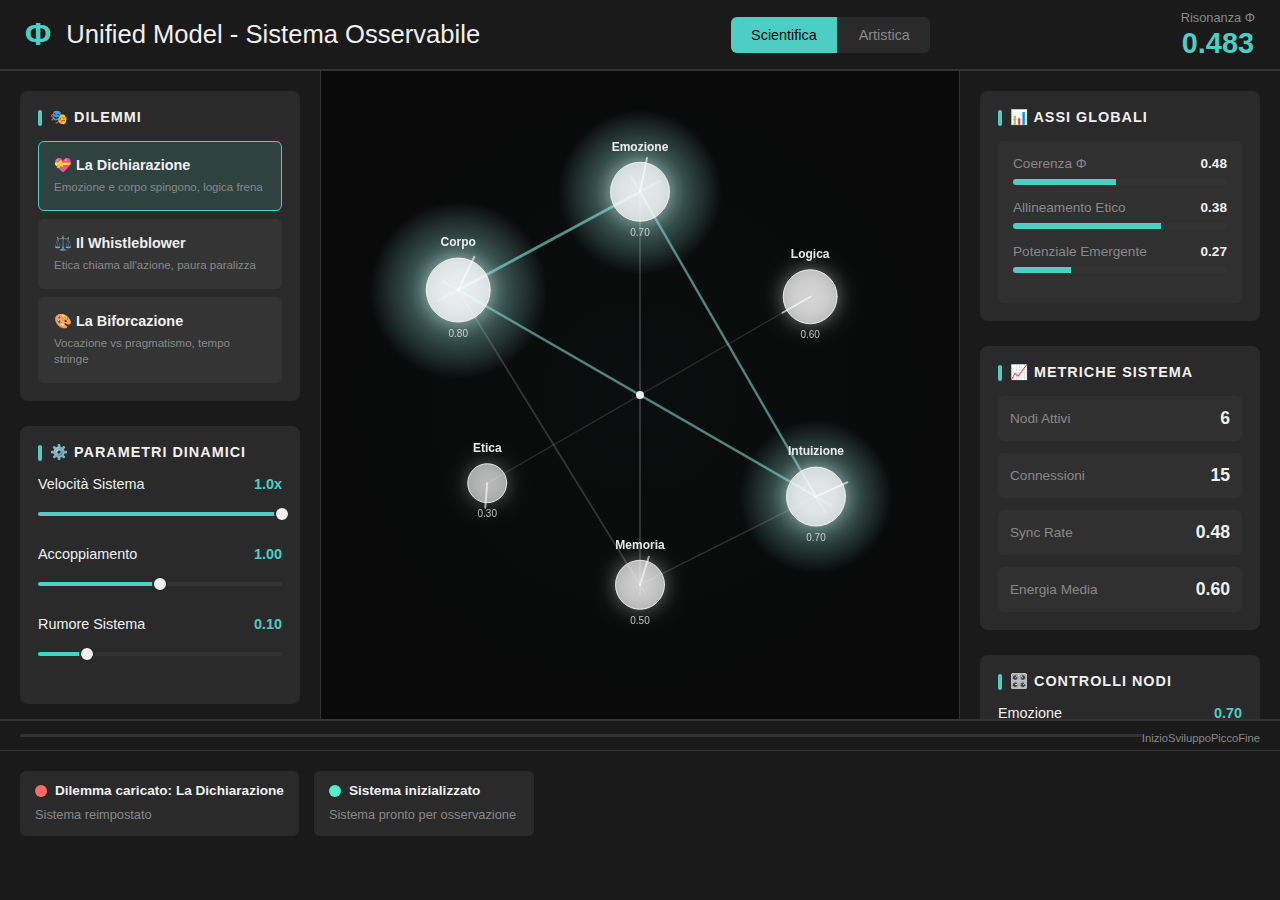
<file: index.html>
<!DOCTYPE html>
<html lang="it">
<head>
    <meta charset="UTF-8">
    <meta name="viewport" content="width=device-width, initial-scale=1.0">
    <title>Φ Unified Model - Sistema Osservabile</title>
    <style>
        * {
            margin: 0;
            padding: 0;
            box-sizing: border-box;
        }
        
        :root {
            --bg-dark: #0a0a0a;
            --bg-medium: #1a1a1a;
            --bg-light: #2a2a2a;
            --text-white: #f0f0f0;
            --text-dim: #888;
            --border-color: #333;
            --accent-primary: #4ecdc4;
            --accent-secondary: #ff6b6b;
            --node-base-color: #ffffff;
            --node-glow-color: rgba(255, 255, 255, 0.3);
            --connection-color: rgba(255, 255, 255, 0.2);
            --axis-color: rgba(255, 255, 255, 0.3);
        }
        
        body {
            font-family: 'Segoe UI', Tahoma, Geneva, Verdana, sans-serif;
            background: var(--bg-dark);
            color: var(--text-white);
            overflow: hidden;
            height: 100vh;
            user-select: none;
        }
        
        .main-container {
            display: grid;
            grid-template-columns: 320px 1fr 320px;
            grid-template-rows: 70px 1fr 180px; /* MODIFICATO: da 120px a 180px */
            height: 100vh;
            gap: 1px;
            background: var(--border-color);
        }
        
        /* HEADER */
        header {
            grid-column: 1 / -1;
            background: var(--bg-medium);
            display: flex;
            justify-content: space-between;
            align-items: center;
            padding: 0 25px;
            border-bottom: 1px solid var(--border-color);
        }
        
        .logo {
            display: flex;
            align-items: center;
            gap: 15px;
        }
        
        .logo h1 {
            font-size: 1.6em;
            font-weight: 300;
            color: var(--text-white);
        }
        
        .logo .phi-symbol {
            font-size: 2em;
            color: var(--accent-primary);
            font-weight: bold;
        }
        
        .mode-selector {
            display: flex;
            gap: 2px;
            background: var(--bg-light);
            border-radius: 6px;
            overflow: hidden;
        }
        
        .mode-btn {
            padding: 10px 20px;
            background: transparent;
            border: none;
            color: var(--text-dim);
            cursor: pointer;
            transition: all 0.3s ease;
            font-size: 0.9em;
            font-weight: 500;
        }
        
        .mode-btn.active {
            background: var(--accent-primary);
            color: var(--bg-dark);
        }
        
        .system-status {
            display: flex;
            align-items: center;
            gap: 20px;
        }
        
        .phi-display {
            display: flex;
            flex-direction: column;
            align-items: center;
        }
        
        .phi-label {
            font-size: 0.8em;
            color: var(--text-dim);
            margin-bottom: 2px;
        }
        
        .phi-value {
            font-size: 1.8em;
            font-weight: bold;
            color: var(--accent-primary);
        }
        
        /* PANEL STYLES */
        .panel {
            background: var(--bg-medium);
            padding: 20px;
            overflow-y: auto;
            display: flex;
            flex-direction: column;
            gap: 25px;
        }
        
        .panel-section {
            background: var(--bg-light);
            border-radius: 8px;
            padding: 18px;
        }
        
        .section-title {
            font-size: 0.9em;
            font-weight: 600;
            color: var(--text-white);
            margin-bottom: 15px;
            text-transform: uppercase;
            letter-spacing: 1px;
            display: flex;
            align-items: center;
            gap: 8px;
        }
        
        .section-title::before {
            content: '';
            display: block;
            width: 4px;
            height: 16px;
            background: var(--accent-primary);
            border-radius: 2px;
        }
        
        /* LEFT PANEL - Controls */
        .dilemma-grid {
            display: grid;
            gap: 8px;
        }
        
        .dilemma-btn {
            background: rgba(255, 255, 255, 0.05);
            border: 1px solid var(--border-color);
            border-radius: 6px;
            padding: 15px;
            color: var(--text-white);
            cursor: pointer;
            transition: all 0.3s ease;
            text-align: left;
            font-size: 0.9em;
        }
        
        .dilemma-btn:hover {
            background: rgba(255, 255, 255, 0.1);
            border-color: var(--accent-primary);
        }
        
        .dilemma-btn.active {
            background: rgba(78, 205, 196, 0.15);
            border-color: var(--accent-primary);
        }
        
        .dilemma-title {
            font-weight: 600;
            margin-bottom: 5px;
            color: var(--text-white);
        }
        
        .dilemma-desc {
            font-size: 0.8em;
            color: var(--text-dim);
            line-height: 1.4;
        }
        
        .param-control {
            margin-bottom: 18px;
        }
        
        .param-header {
            display: flex;
            justify-content: space-between;
            align-items: center;
            margin-bottom: 8px;
        }
        
        .param-label {
            font-size: 0.9em;
            color: var(--text-white);
        }
        
        .param-value {
            font-size: 0.9em;
            color: var(--accent-primary);
            font-weight: bold;
        }
        
        .slider-container {
            position: relative;
            height: 28px;
        }
        
        .slider-track {
            position: absolute;
            top: 50%;
            left: 0;
            right: 0;
            height: 4px;
            background: var(--border-color);
            border-radius: 2px;
            transform: translateY(-50%);
        }
        
        .slider-fill {
            position: absolute;
            top: 50%;
            left: 0;
            height: 4px;
            background: var(--accent-primary);
            border-radius: 2px;
            transform: translateY(-50%);
            transition: width 0.2s ease;
        }
        
        .slider-thumb {
            position: absolute;
            top: 50%;
            width: 16px;
            height: 16px;
            background: var(--text-white);
            border-radius: 50%;
            transform: translate(-50%, -50%);
            cursor: pointer;
            transition: all 0.2s ease;
            border: 2px solid var(--bg-light);
        }
        
        .slider-thumb:hover {
            transform: translate(-50%, -50%) scale(1.2);
        }
        
        .slider-thumb.active {
            background: var(--accent-primary);
            box-shadow: 0 0 0 2px var(--accent-primary);
        }
        
        input[type="range"] {
            position: absolute;
            top: 0;
            left: 0;
            width: 100%;
            height: 100%;
            opacity: 0;
            cursor: pointer;
        }
        
        /* ACTION BUTTONS */
        .action-buttons {
            display: grid;
            grid-template-columns: 1fr 1fr;
            gap: 10px;
            margin-top: 10px;
        }
        
        .btn {
            padding: 12px;
            border: none;
            border-radius: 6px;
            font-weight: 600;
            cursor: pointer;
            transition: all 0.3s ease;
            font-size: 0.9em;
        }
        
        .btn-primary {
            background: var(--accent-primary);
            color: var(--bg-dark);
        }
        
        .btn-primary:hover {
            transform: translateY(-2px);
            box-shadow: 0 5px 15px rgba(78, 205, 196, 0.3);
        }
        
        .btn-secondary {
            background: rgba(255, 255, 255, 0.1);
            color: var(--text-white);
            border: 1px solid var(--border-color);
        }
        
        .btn-secondary:hover {
            background: rgba(255, 255, 255, 0.15);
        }
        
        /* RIGHT PANEL - Metrics */
        .metric-display {
            display: flex;
            flex-direction: column;
            gap: 12px;
        }
        
        .metric-row {
            display: flex;
            justify-content: space-between;
            align-items: center;
            padding: 12px;
            background: rgba(255, 255, 255, 0.03);
            border-radius: 6px;
        }
        
        .metric-label {
            font-size: 0.85em;
            color: var(--text-dim);
        }
        
        .metric-value {
            font-size: 1.1em;
            font-weight: bold;
            color: var(--text-white);
        }
        
        .axis-display {
            background: rgba(255, 255, 255, 0.03);
            border-radius: 6px;
            padding: 15px;
        }
        
        .axis-item {
            margin-bottom: 15px;
        }
        
        .axis-label {
            display: flex;
            justify-content: space-between;
            margin-bottom: 8px;
            font-size: 0.85em;
        }
        
        .axis-name {
            color: var(--text-dim);
        }
        
        .axis-number {
            color: var(--text-white);
            font-weight: bold;
        }
        
        .axis-bar {
            height: 6px;
            background: var(--border-color);
            border-radius: 3px;
            overflow: hidden;
        }
        
        .axis-fill {
            height: 100%;
            background: var(--accent-primary);
            transition: width 0.5s ease;
        }
        
        /* CENTER CANVAS */
        .canvas-container {
            background: var(--bg-dark);
            position: relative;
            overflow: hidden;
        }
        
        #mainCanvas {
            width: 100%;
            height: 100%;
            display: block;
        }
        
        .canvas-overlay {
            position: absolute;
            top: 0;
            left: 0;
            width: 100%;
            height: 100%;
            pointer-events: none;
        }
        
        /* BOTTOM PANEL - MODIFICATA */
        .bottom-panel {
            grid-column: 1 / -1;
            background: var(--bg-medium);
            border-top: 1px solid var(--border-color);
            display: flex;
            flex-direction: column;
        }
        
        /* TIMELINE RIDOTTA DEL 50% */
        .timeline-container {
            padding: 12px 20px; /* Ridotto padding verticale */
            border-bottom: 1px solid var(--border-color);
            height: 30px; /* Ridotta altezza timeline del 50% */
            display: flex;
            align-items: center;
        }
        
        .timeline-bar {
            height: 3px; /* Ridotta altezza */
            background: var(--border-color);
            border-radius: 2px;
            position: relative;
            margin: 0; /* Rimossi margini verticali */
            flex-grow: 1; /* Occupa spazio disponibile */
        }
        
        .timeline-progress {
            position: absolute;
            height: 100%;
            background: var(--accent-primary);
            border-radius: 2px;
            width: 0%;
            transition: width 0.3s ease;
        }
        
        .timeline-labels {
            display: flex;
            justify-content: space-between;
            font-size: 0.7em; /* Ridotta dimensione font */
            color: var(--text-dim);
            margin-top: 4px; /* Piccolo margine sopra */
        }
        
        /* FEEDBACK ESPANSO */
        .feedback-container {
            flex: 1;
            padding: 20px; /* Aumentato padding */
            overflow-x: auto;
            display: flex;
            gap: 15px;
            min-height: 120px; /* Altezza minima aumentata */
        }
        
        .feedback-item {
            background: var(--bg-light);
            border-radius: 6px;
            padding: 12px 15px;
            min-width: 220px; /* Larghezza leggermente aumentata */
            animation: feedback-enter 0.3s ease;
            height: fit-content; /* Adatta altezza al contenuto */
        }
        
        @keyframes feedback-enter {
            from {
                opacity: 0;
                transform: translateY(10px);
            }
            to {
                opacity: 1;
                transform: translateY(0);
            }
        }
        
        .feedback-header {
            display: flex;
            align-items: center;
            gap: 8px;
            margin-bottom: 8px;
        }
        
        .feedback-icon {
            width: 12px;
            height: 12px;
            border-radius: 50%;
        }
        
        .feedback-icon.resonance { background: var(--accent-primary); }
        .feedback-icon.change { background: var(--accent-secondary); }
        .feedback-icon.sync { background: #55efc4; }
        
        .feedback-title {
            font-size: 0.85em;
            font-weight: 600;
            color: var(--text-white);
        }
        
        .feedback-text {
            font-size: 0.8em;
            color: var(--text-dim);
            line-height: 1.4;
        }
        
        /* SCROLLBAR */
        ::-webkit-scrollbar {
            width: 8px;
            height: 8px;
        }
        
        ::-webkit-scrollbar-track {
            background: rgba(255, 255, 255, 0.05);
        }
        
        ::-webkit-scrollbar-thumb {
            background: var(--border-color);
            border-radius: 4px;
        }
        
        ::-webkit-scrollbar-thumb:hover {
            background: #444;
        }
        
        /* UTILITY */
        .dimmed {
            opacity: 0.5;
        }
        
        .highlight {
            color: var(--accent-primary) !important;
        }
        
        .color-pulse {
            animation: color-pulse 2s ease infinite;
        }
        
        @keyframes color-pulse {
            0%, 100% { opacity: 1; }
            50% { opacity: 0.7; }
        }
    </style>
</head>
<body>
    <div class="main-container">
        <!-- HEADER -->
        <header>
            <div class="logo">
                <div class="phi-symbol">Φ</div>
                <h1>Unified Model - Sistema Osservabile</h1>
            </div>
            
            <div class="mode-selector">
                <button class="mode-btn active" onclick="setMode('scientific')">Scientifica</button>
                <button class="mode-btn" onclick="setMode('artistic')">Artistica</button>
            </div>
            
            <div class="system-status">
                <div class="phi-display">
                    <div class="phi-label">Risonanza Φ</div>
                    <div class="phi-value" id="phiValue">0.000</div>
                </div>
            </div>
        </header>
        
        <!-- LEFT PANEL - Controls -->
        <aside class="panel left-panel">
            <div class="panel-section">
                <div class="section-title">🎭 Dilemmi</div>
                <div class="dilemma-grid">
                    <button class="dilemma-btn active" data-dilemma="0">
                        <div class="dilemma-title">💝 La Dichiarazione</div>
                        <div class="dilemma-desc">Emozione e corpo spingono, logica frena</div>
                    </button>
                    <button class="dilemma-btn" data-dilemma="1">
                        <div class="dilemma-title">⚖️ Il Whistleblower</div>
                        <div class="dilemma-desc">Etica chiama all'azione, paura paralizza</div>
                    </button>
                    <button class="dilemma-btn" data-dilemma="2">
                        <div class="dilemma-title">🎨 La Biforcazione</div>
                        <div class="dilemma-desc">Vocazione vs pragmatismo, tempo stringe</div>
                    </button>
                </div>
            </div>
            
            <div class="panel-section">
                <div class="section-title">⚙️ Parametri Dinamici</div>
                
                <div class="param-control">
                    <div class="param-header">
                        <span class="param-label">Velocità Sistema</span>
                        <span class="param-value" id="speedValue">1.0x</span>
                    </div>
                    <div class="slider-container">
                        <div class="slider-track"></div>
                        <div class="slider-fill" id="speedFill"></div>
                        <div class="slider-thumb" id="speedThumb"></div>
                        <input type="range" id="speedControl" min="10" max="100" value="100">
                    </div>
                </div>
                
                <div class="param-control">
                    <div class="param-header">
                        <span class="param-label">Accoppiamento</span>
                        <span class="param-value" id="couplingValue">1.00</span>
                    </div>
                    <div class="slider-container">
                        <div class="slider-track"></div>
                        <div class="slider-fill" id="couplingFill"></div>
                        <div class="slider-thumb" id="couplingThumb"></div>
                        <input type="range" id="couplingControl" min="0" max="200" value="100">
                    </div>
                </div>
                
                <div class="param-control">
                    <div class="param-header">
                        <span class="param-label">Rumore Sistema</span>
                        <span class="param-value" id="noiseValue">0.10</span>
                    </div>
                    <div class="slider-container">
                        <div class="slider-track"></div>
                        <div class="slider-fill" id="noiseFill"></div>
                        <div class="slider-thumb" id="noiseThumb"></div>
                        <input type="range" id="noiseControl" min="0" max="50" value="10">
                    </div>
                </div>
            </div>
            
            <div class="panel-section">
                <div class="section-title">🎯 Azioni</div>
                <div class="action-buttons">
                    <button class="btn btn-primary" id="toggleBtn" onclick="toggleSystem()">
                        ▶ AVVIA
                    </button>
                    <button class="btn btn-secondary" onclick="resetSystem()">
                        ↻ RESET
                    </button>
                </div>
            </div>
        </aside>
        
        <!-- CENTER CANVAS -->
        <main class="canvas-container">
            <canvas id="mainCanvas"></canvas>
            <div class="canvas-overlay" id="canvasOverlay"></div>
        </main>
        
        <!-- RIGHT PANEL - Metrics -->
        <aside class="panel right-panel">
            <div class="panel-section">
                <div class="section-title">📊 Assi Globali</div>
                <div class="axis-display">
                    <div class="axis-item">
                        <div class="axis-label">
                            <span class="axis-name">Coerenza Φ</span>
                            <span class="axis-number" id="axisCoherence">0.00</span>
                        </div>
                        <div class="axis-bar">
                            <div class="axis-fill" id="axisCoherenceFill" style="width: 0%"></div>
                        </div>
                    </div>
                    
                    <div class="axis-item">
                        <div class="axis-label">
                            <span class="axis-name">Allineamento Etico</span>
                            <span class="axis-number" id="axisEthical">0.00</span>
                        </div>
                        <div class="axis-bar">
                            <div class="axis-fill" id="axisEthicalFill" style="width: 50%"></div>
                        </div>
                    </div>
                    
                    <div class="axis-item">
                        <div class="axis-label">
                            <span class="axis-name">Potenziale Emergente</span>
                            <span class="axis-number" id="axisEmergence">0.00</span>
                        </div>
                        <div class="axis-bar">
                            <div class="axis-fill" id="axisEmergenceFill" style="width: 0%"></div>
                        </div>
                    </div>
                </div>
            </div>
            
            <div class="panel-section">
                <div class="section-title">📈 Metriche Sistema</div>
                <div class="metric-display">
                    <div class="metric-row">
                        <span class="metric-label">Nodi Attivi</span>
                        <span class="metric-value" id="activeNodes">6</span>
                    </div>
                    <div class="metric-row">
                        <span class="metric-label">Connessioni</span>
                        <span class="metric-value" id="activeConnections">15</span>
                    </div>
                    <div class="metric-row">
                        <span class="metric-label">Sync Rate</span>
                        <span class="metric-value" id="syncRate">0.00</span>
                    </div>
                    <div class="metric-row">
                        <span class="metric-label">Energia Media</span>
                        <span class="metric-value" id="avgEnergy">0.00</span>
                    </div>
                </div>
            </div>
            
            <div class="panel-section">
                <div class="section-title">🎛️ Controlli Nodi</div>
                <div id="nodeControls"></div>
            </div>
        </aside>
        
        <!-- BOTTOM PANEL CON TIMELINE RIDOTTA E FEEDBACK ESPANSO -->
        <footer class="bottom-panel">
            <div class="timeline-container">
                <div class="timeline-bar">
                    <div class="timeline-progress" id="timelineProgress"></div>
                </div>
                <div class="timeline-labels">
                    <span>Inizio</span>
                    <span>Sviluppo</span>
                    <span>Picco</span>
                    <span>Fine</span>
                </div>
            </div>
            
            <div class="feedback-container" id="feedbackContainer">
                <!-- Feedback messages will appear here -->
            </div>
        </footer>
    </div>

    <script>
        // ============================================
        // ENHANCED OBSERVABLE NODE CLASS
        // ============================================
        class ObservableNode {
            constructor(name, config) {
                this.name = name;
                this.color = config.color;
                this.baseWeight = config.baseWeight || 0.5;
                this.weight = this.baseWeight;
                this.phase = Math.random() * Math.PI * 2;
                this.omega = config.omega * 0.1; // RIDOTTO A 1/10
                this.alpha = config.alpha;
                this.valence = config.valence;
                this.urgency = config.urgency;
                this.active = true;
                
                // Feedback state for color pulsing
                this.feedbackTimer = 0;
                this.lastWeight = this.weight;
                this.resonanceLevel = 0;
                
                // Position
                this.x = 0;
                this.y = 0;
                this.targetX = 0;
                this.targetY = 0;
            }
            
            update(dt, allNodes, coupling, noise) {
                if (!this.active) return;
                
                // Extremely slow phase evolution for observability
                this.phase += this.omega * dt * 0.3;
                
                // Add very slight noise
                this.phase += (Math.random() - 0.5) * noise * 0.05 * dt;
                
                // Calculate coupling with other nodes
                let couplingEffect = 0;
                allNodes.forEach(other => {
                    if (other !== this && other.active) {
                        const phaseDiff = other.phase - this.phase;
                        couplingEffect += other.weight * Math.sin(phaseDiff);
                    }
                });
                
                this.phase += coupling * couplingEffect * dt * 0.1;
                
                // Decay feedback timer
                if (this.feedbackTimer > 0) {
                    this.feedbackTimer -= dt;
                }
                
                // Update last weight for change detection
                const weightChange = Math.abs(this.weight - this.lastWeight);
                if (weightChange > 0.001) {
                    this.feedbackTimer = 2.0; // 2 seconds of color feedback
                    this.lastWeight = this.weight;
                }
            }
            
            calculateResonance(otherNode) {
                const phaseDiff = Math.cos(this.phase - otherNode.phase);
                const valenceAlign = this.valence * otherNode.valence;
                const weightSimilarity = 1 - Math.abs(this.weight - otherNode.weight);
                
                return (phaseDiff + valenceAlign + weightSimilarity) / 3;
            }
            
            getColor() {
                // Base: white/gray
                let color = `rgba(255, 255, 255, ${0.5 + this.weight * 0.3})`;
                
                // Add color only during feedback
                if (this.feedbackTimer > 0) {
                    const intensity = this.feedbackTimer / 2.0;
                    if (this.resonanceLevel > 0.7) {
                        // High resonance: cyan
                        color = `rgba(78, 205, 196, ${0.3 + intensity * 0.5})`;
                    } else if (Math.abs(this.valence) > 0.8) {
                        // Strong valence: pink/red
                        color = this.valence > 0 
                            ? `rgba(255, 107, 107, ${0.3 + intensity * 0.5})` // positive
                            : `rgba(255, 107, 107, ${0.3 + intensity * 0.5})`; // negative
                    } else {
                        // Generic feedback: original color
                        color = this.color.replace(')', `, ${0.3 + intensity * 0.7})`);
                    }
                }
                
                return color;
            }
            
            getSize() {
                // Base size + weight contribution
                return 12 + this.weight * 25;
            }
            
            getGlowSize() {
                return this.getSize() * (1.5 + this.resonanceLevel * 1.5);
            }
        }
        
        // ============================================
        // SYSTEM CONFIGURATIONS
        // ============================================
        const dilemmas = [
            {
                name: "La Dichiarazione",
                nodes: {
                    "Emozione": { omega: 0.8, alpha: 0.9, valence: 0.9, urgency: 0.8, color: "#ffffff", baseWeight: 0.7 },
                    "Logica": { omega: 0.3, alpha: 0.7, valence: -0.3, urgency: 0.3, color: "#ffffff", baseWeight: 0.6 },
                    "Intuizione": { omega: 0.6, alpha: 0.8, valence: 0.7, urgency: 0.7, color: "#ffffff", baseWeight: 0.7 },
                    "Memoria": { omega: 0.4, alpha: 0.6, valence: -0.2, urgency: 0.4, color: "#ffffff", baseWeight: 0.5 },
                    "Etica": { omega: 0.2, alpha: 0.5, valence: 0.4, urgency: 0.2, color: "#ffffff", baseWeight: 0.3 },
                    "Corpo": { omega: 0.7, alpha: 0.8, valence: 0.8, urgency: 0.9, color: "#ffffff", baseWeight: 0.8 }
                }
            },
            {
                name: "Il Whistleblower",
                nodes: {
                    "Etica": { omega: 0.9, alpha: 0.95, valence: 0.95, urgency: 0.8, color: "#ffffff", baseWeight: 0.9 },
                    "Logica": { omega: 0.6, alpha: 0.8, valence: 0.3, urgency: 0.5, color: "#ffffff", baseWeight: 0.6 },
                    "Paura": { omega: 0.8, alpha: 0.9, valence: -0.9, urgency: 0.95, color: "#ffffff", baseWeight: 0.8 },
                    "Memoria": { omega: 0.5, alpha: 0.6, valence: -0.4, urgency: 0.4, color: "#ffffff", baseWeight: 0.5 },
                    "Identità": { omega: 0.7, alpha: 0.85, valence: 0.8, urgency: 0.7, color: "#ffffff", baseWeight: 0.7 },
                    "Intuizione": { omega: 0.4, alpha: 0.5, valence: 0.2, urgency: 0.3, color: "#ffffff", baseWeight: 0.4 }
                }
            },
            {
                name: "La Biforcazione",
                nodes: {
                    "Vocazione": { omega: 0.85, alpha: 0.9, valence: 0.95, urgency: 0.9, color: "#ffffff", baseWeight: 0.85 },
                    "Pragmatismo": { omega: 0.7, alpha: 0.8, valence: -0.7, urgency: 0.7, color: "#ffffff", baseWeight: 0.7 },
                    "Paura": { omega: 0.6, alpha: 0.7, valence: -0.8, urgency: 0.8, color: "#ffffff", baseWeight: 0.6 },
                    "Intuizione": { omega: 0.8, alpha: 0.85, valence: 0.9, urgency: 0.85, color: "#ffffff", baseWeight: 0.8 },
                    "Memoria": { omega: 0.5, alpha: 0.6, valence: 0, urgency: 0.4, color: "#ffffff", baseWeight: 0.5 },
                    "SensoTempo": { omega: 0.7, alpha: 0.75, valence: 0.6, urgency: 0.9, color: "#ffffff", baseWeight: 0.7 }
                }
            }
        ];
        
        // ============================================
        // GLOBAL STATE
        // ============================================
        let canvas, ctx;
        let nodes = [];
        let currentDilemma = 0;
        let systemRunning = false;
        let time = 0;
        let timeSpeed = 1.0;
        let coupling = 1.0;
        let noise = 0.1;
        let mode = 'scientific';
        let selectedNode = null;
        let feedbackMessages = [];
        let lastUpdateTime = 0;
        
        // ============================================
        // INITIALIZATION
        // ============================================
        function init() {
            canvas = document.getElementById('mainCanvas');
            ctx = canvas.getContext('2d');
            
            resizeCanvas();
            window.addEventListener('resize', resizeCanvas);
            
            loadDilemma(0);
            setupControls();
            setupSliders();
            createNodeControls();
            
            // Start animation loop
            requestAnimationFrame(animate);
            
            addFeedback('Sistema inizializzato', 'Sistema pronto per osservazione', 'sync');
        }
        
        function resizeCanvas() {
            canvas.width = canvas.offsetWidth;
            canvas.height = canvas.offsetHeight;
        }
        
        function loadDilemma(index) {
            currentDilemma = index;
            const dilemma = dilemmas[index];
            nodes = [];
            
            Object.entries(dilemma.nodes).forEach(([name, config]) => {
                nodes.push(new ObservableNode(name, config));
            });
            
            time = 0;
            updateUI();
            
            // Update dilemma buttons
            document.querySelectorAll('.dilemma-btn').forEach((btn, i) => {
                btn.classList.toggle('active', i === index);
            });
            
            addFeedback(`Dilemma caricato: ${dilemma.name}`, 'Sistema reimpostato', 'change');
        }
        
        // ============================================
        // CONTROL SYSTEM
        // ============================================
        function setupControls() {
            // Dilemma buttons
            document.querySelectorAll('.dilemma-btn').forEach(btn => {
                btn.addEventListener('click', () => {
                    loadDilemma(parseInt(btn.dataset.dilemma));
                });
            });
            
            // Mode selector
            document.querySelectorAll('.mode-btn').forEach(btn => {
                btn.addEventListener('click', () => {
                    document.querySelectorAll('.mode-btn').forEach(b => b.classList.remove('active'));
                    btn.classList.add('active');
                    mode = btn.textContent.toLowerCase().includes('scientific') ? 'scientific' : 'artistic';
                });
            });
        }
        
        function setupSliders() {
            const sliders = [
                { id: 'speedControl', fill: 'speedFill', thumb: 'speedThumb', value: 'speedValue', factor: 0.01 },
                { id: 'couplingControl', fill: 'couplingFill', thumb: 'couplingThumb', value: 'couplingValue', factor: 0.01 },
                { id: 'noiseControl', fill: 'noiseFill', thumb: 'noiseThumb', value: 'noiseValue', factor: 0.01 }
            ];
            
            sliders.forEach(slider => {
                const input = document.getElementById(slider.id);
                const fill = document.getElementById(slider.fill);
                const thumb = document.getElementById(slider.thumb);
                const valueDisplay = document.getElementById(slider.value);
                
                function updateSlider() {
                    const value = parseInt(input.value);
                    const max = parseInt(input.max);
                    const min = parseInt(input.min);
                    const percentage = ((value - min) / (max - min)) * 100;
                    
                    fill.style.width = `${percentage}%`;
                    thumb.style.left = `${percentage}%`;
                    
                    let displayValue;
                    if (slider.id === 'speedControl') {
                        displayValue = (value / 100).toFixed(1) + 'x';
                        timeSpeed = value / 100;
                    } else {
                        displayValue = (value * slider.factor).toFixed(2);
                        if (slider.id === 'couplingControl') coupling = value * slider.factor;
                        if (slider.id === 'noiseControl') noise = value * slider.factor;
                    }
                    
                    valueDisplay.textContent = displayValue;
                    
                    // Add feedback for significant changes
                    if (Math.abs(value - input.previousValue || 0) > 10) {
                        const paramName = slider.id.replace('Control', '').toLowerCase();
                        addFeedback(`Parametro modificato: ${paramName}`, `Nuovo valore: ${displayValue}`, 'change');
                    }
                    
                    input.previousValue = value;
                }
                
                input.addEventListener('input', updateSlider);
                updateSlider();
                
                // Add active state on interaction
                input.addEventListener('mousedown', () => {
                    thumb.classList.add('active');
                });
                
                input.addEventListener('mouseup', () => {
                    setTimeout(() => thumb.classList.remove('active'), 100);
                });
            });
        }
        
        function createNodeControls() {
            const container = document.getElementById('nodeControls');
            container.innerHTML = '';
            
            nodes.forEach((node, i) => {
                const control = document.createElement('div');
                control.className = 'param-control';
                control.innerHTML = `
                    <div class="param-header">
                        <span class="param-label">${node.name}</span>
                        <span class="param-value" id="nodeValue${i}">${node.weight.toFixed(2)}</span>
                    </div>
                    <div class="slider-container">
                        <div class="slider-track"></div>
                        <div class="slider-fill" id="nodeFill${i}"></div>
                        <div class="slider-thumb" id="nodeThumb${i}"></div>
                        <input type="range" class="node-slider" data-index="${i}" 
                               min="0" max="100" value="${node.weight * 100}">
                    </div>
                `;
                container.appendChild(control);
            });
            
            // Add event listeners to node sliders
            document.querySelectorAll('.node-slider').forEach(slider => {
                slider.addEventListener('input', function() {
                    const index = parseInt(this.dataset.index);
                    const node = nodes[index];
                    const newWeight = this.value / 100;
                    
                    if (Math.abs(newWeight - node.weight) > 0.01) {
                        node.weight = newWeight;
                        node.feedbackTimer = 3.0; // Longer feedback for direct manipulation
                        
                        // Update display
                        document.getElementById(`nodeValue${index}`).textContent = newWeight.toFixed(2);
                        document.getElementById(`nodeFill${index}`).style.width = `${this.value}%`;
                        document.getElementById(`nodeThumb${index}`).style.left = `${this.value}%`;
                        
                        addFeedback(`Nodo modificato: ${node.name}`, 
                                   `Nuovo peso: ${newWeight.toFixed(2)}`, 'change');
                    }
                });
            });
        }
        
        // ============================================
        // UPDATE SYSTEM
        // ============================================
        function updateSystem(dt) {
            if (!systemRunning) return;
            
            // Scale dt by timeSpeed
            const scaledDt = dt * timeSpeed * 0.5;
            time += scaledDt;
            
            // Update all nodes
            nodes.forEach(node => {
                node.update(scaledDt, nodes, coupling, noise);
            });
            
            // Calculate resonances
            calculateResonances();
            
            // Update UI
            updateUI();
            
            // Add periodic feedback
            if (time - lastUpdateTime > 3.0) {
                addRandomFeedback();
                lastUpdateTime = time;
            }
        }
        
        function calculateResonances() {
            let totalResonance = 0;
            let connectionCount = 0;
            
            // Reset all resonance levels
            nodes.forEach(node => node.resonanceLevel = 0);
            
            // Calculate pairwise resonances
            for (let i = 0; i < nodes.length; i++) {
                for (let j = i + 1; j < nodes.length; j++) {
                    if (!nodes[i].active || !nodes[j].active) continue;
                    
                    const resonance = nodes[i].calculateResonance(nodes[j]);
                    totalResonance += resonance;
                    connectionCount++;
                    
                    // Update individual resonance levels
                    nodes[i].resonanceLevel = Math.max(nodes[i].resonanceLevel, resonance);
                    nodes[j].resonanceLevel = Math.max(nodes[j].resonanceLevel, resonance);
                }
            }
            
            return connectionCount > 0 ? totalResonance / connectionCount : 0;
        }
        
        function calculatePhi() {
            let sumReal = 0, sumImag = 0, sumWeights = 0;
            
            nodes.forEach(node => {
                if (node.active) {
                    sumReal += node.weight * Math.cos(node.phase);
                    sumImag += node.weight * Math.sin(node.phase);
                    sumWeights += node.weight;
                }
            });
            
            if (sumWeights === 0) return 0;
            
            const magnitude = Math.sqrt(sumReal * sumReal + sumImag * sumImag);
            return magnitude / sumWeights;
        }
        
        // ============================================
        // RENDERING
        // ============================================
        function render() {
            ctx.clearRect(0, 0, canvas.width, canvas.height);
            
            const centerX = canvas.width / 2;
            const centerY = canvas.height / 2;
            const radius = Math.min(canvas.width, canvas.height) * 0.35;
            
            if (mode === 'scientific') {
                renderScientific(centerX, centerY, radius);
            } else {
                renderArtistic(centerX, centerY, radius);
            }
        }
        
        function renderScientific(cx, cy, r) {
            const phi = calculatePhi();
            
            // Background field based on phi
            if (phi > 0.3) {
                const gradient = ctx.createRadialGradient(cx, cy, 0, cx, cy, r * 1.5);
                gradient.addColorStop(0, `rgba(78, 205, 196, ${phi * 0.05})`);
                gradient.addColorStop(1, 'rgba(78, 205, 196, 0)');
                
                ctx.fillStyle = gradient;
                ctx.beginPath();
                ctx.arc(cx, cy, r * 1.5, 0, Math.PI * 2);
                ctx.fill();
            }
            
            // Calculate node positions
            const nodePositions = nodes.map((node, i) => {
                const angle = (i / nodes.length) * Math.PI * 2 - Math.PI / 2 + time * 0.05;
                const distance = r * (0.7 + node.weight * 0.3);
                return {
                    node: node,
                    x: cx + Math.cos(angle) * distance,
                    y: cy + Math.sin(angle) * distance
                };
            });
            
            // Draw connections (axes) with dynamic length
            for (let i = 0; i < nodePositions.length; i++) {
                for (let j = i + 1; j < nodePositions.length; j++) {
                    const pos1 = nodePositions[i];
                    const pos2 = nodePositions[j];
                    
                    if (!pos1.node.active || !pos2.node.active) continue;
                    
                    const resonance = pos1.node.calculateResonance(pos2.node);
                    const connectionStrength = Math.max(0, resonance - 0.3);
                    
                    if (connectionStrength > 0) {
                        // Dynamic axis length based on resonance
                        const midX = (pos1.x + pos2.x) / 2;
                        const midY = (pos1.y + pos2.y) / 2;
                        
                        // Calculate extension based on resonance
                        const extension = connectionStrength * 40;
                        const dx = pos2.x - pos1.x;
                        const dy = pos2.y - pos1.y;
                        const length = Math.sqrt(dx * dx + dy * dy);
                        const unitX = dx / length;
                        const unitY = dy / length;
                        
                        // Extended points
                        const extX1 = pos1.x - unitX * extension;
                        const extY1 = pos1.y - unitY * extension;
                        const extX2 = pos2.x + unitX * extension;
                        const extY2 = pos2.y + unitY * extension;
                        
                        // Draw axis with varying width
                        ctx.strokeStyle = `rgba(255, 255, 255, ${0.1 + connectionStrength * 0.3})`;
                        ctx.lineWidth = 1 + connectionStrength * 4;
                        ctx.lineCap = 'round';
                        
                        ctx.beginPath();
                        ctx.moveTo(extX1, extY1);
                        ctx.lineTo(extX2, extY2);
                        ctx.stroke();
                        
                        // Add color if resonance is high
                        if (resonance > 0.7) {
                            ctx.strokeStyle = `rgba(78, 205, 196, ${0.3 + connectionStrength * 0.5})`;
                            ctx.lineWidth = 1 + connectionStrength * 2;
                            
                            ctx.beginPath();
                            ctx.moveTo(pos1.x, pos1.y);
                            ctx.lineTo(pos2.x, pos2.y);
                            ctx.stroke();
                        }
                    }
                }
            }
            
            // Draw nodes
            nodePositions.forEach(({ node, x, y }) => {
                const size = node.getSize();
                const glowSize = node.getGlowSize();
                const color = node.getColor();
                
                // Glow effect
                ctx.shadowBlur = 20;
                ctx.shadowColor = color;
                
                // Outer glow for high resonance
                if (node.resonanceLevel > 0.7) {
                    const glowAlpha = 0.1 + node.resonanceLevel * 0.2;
                    const gradient = ctx.createRadialGradient(x, y, size, x, y, glowSize);
                    gradient.addColorStop(0, `rgba(78, 205, 196, ${glowAlpha})`);
                    gradient.addColorStop(1, `rgba(78, 205, 196, 0)`);
                    
                    ctx.fillStyle = gradient;
                    ctx.beginPath();
                    ctx.arc(x, y, glowSize, 0, Math.PI * 2);
                    ctx.fill();
                }
                
                // Node body
                ctx.fillStyle = color;
                ctx.beginPath();
                ctx.arc(x, y, size, 0, Math.PI * 2);
                ctx.fill();
                
                ctx.shadowBlur = 0;
                
                // Node border
                ctx.strokeStyle = 'rgba(255, 255, 255, 0.8)';
                ctx.lineWidth = 1;
                ctx.beginPath();
                ctx.arc(x, y, size, 0, Math.PI * 2);
                ctx.stroke();
                
                // Phase indicator
                const phaseX = x + Math.cos(node.phase) * (size + 5);
                const phaseY = y + Math.sin(node.phase) * (size + 5);
                ctx.strokeStyle = 'rgba(255, 255, 255, 0.6)';
                ctx.lineWidth = 2;
                ctx.beginPath();
                ctx.moveTo(x, y);
                ctx.lineTo(phaseX, phaseY);
                ctx.stroke();
                
                // Node label
                ctx.fillStyle = 'rgba(255, 255, 255, 0.9)';
                ctx.font = 'bold 12px sans-serif';
                ctx.textAlign = 'center';
                ctx.textBaseline = 'middle';
                ctx.fillText(node.name, x, y - size - 15);
                
                // Weight indicator
                ctx.fillStyle = 'rgba(255, 255, 255, 0.7)';
                ctx.font = '10px sans-serif';
                ctx.fillText(node.weight.toFixed(2), x, y + size + 12);
            });
            
            // Center point
            ctx.fillStyle = 'rgba(255, 255, 255, 0.9)';
            ctx.beginPath();
            ctx.arc(cx, cy, 4, 0, Math.PI * 2);
            ctx.fill();
        }
        
        function renderArtistic(cx, cy, r) {
            // Similar but with artistic styling
            renderScientific(cx, cy, r);
            
            // Add artistic elements
            const pulse = Math.sin(time * 0.5) * 0.5 + 0.5;
            
            // Pulsing center
            const gradient = ctx.createRadialGradient(cx, cy, 0, cx, cy, r * 0.3);
            gradient.addColorStop(0, `rgba(255, 255, 255, ${0.3 + pulse * 0.2})`);
            gradient.addColorStop(1, 'rgba(255, 255, 255, 0)');
            
            ctx.fillStyle = gradient;
            ctx.beginPath();
            ctx.arc(cx, cy, r * 0.3, 0, Math.PI * 2);
            ctx.fill();
        }
        
        // ============================================
        // UI UPDATES
        // ============================================
        function updateUI() {
            const phi = calculatePhi();
            const avgResonance = calculateResonances();
            
            // Update phi display
            document.getElementById('phiValue').textContent = phi.toFixed(3);
            
            // Update axes
            document.getElementById('axisCoherence').textContent = phi.toFixed(2);
            document.getElementById('axisCoherenceFill').style.width = `${phi * 100}%`;
            
            const ethicalAlignment = nodes.reduce((sum, n) => sum + n.valence, 0) / nodes.length;
            document.getElementById('axisEthical').textContent = ethicalAlignment.toFixed(2);
            document.getElementById('axisEthicalFill').style.width = `${(ethicalAlignment + 1) * 50}%`;
            
            const emergence = avgResonance;
            document.getElementById('axisEmergence').textContent = emergence.toFixed(2);
            document.getElementById('axisEmergenceFill').style.width = `${emergence * 100}%`;
            
            // Update metrics
            const activeCount = nodes.filter(n => n.active).length;
            document.getElementById('activeNodes').textContent = activeCount;
            
            const connectionCount = (activeCount * (activeCount - 1)) / 2;
            document.getElementById('activeConnections').textContent = connectionCount;
            
            document.getElementById('syncRate').textContent = phi.toFixed(2);
            
            const avgEnergy = nodes.reduce((sum, n) => sum + n.weight, 0) / nodes.length;
            document.getElementById('avgEnergy').textContent = avgEnergy.toFixed(2);
            
            // Update timeline
            const progress = (time % 30) / 30 * 100;
            document.getElementById('timelineProgress').style.width = `${progress}%`;
            
            // Update node controls
            nodes.forEach((node, i) => {
                const valueEl = document.getElementById(`nodeValue${i}`);
                const fillEl = document.getElementById(`nodeFill${i}`);
                const thumbEl = document.getElementById(`nodeThumb${i}`);
                const slider = document.querySelector(`.node-slider[data-index="${i}"]`);
                
                if (valueEl) valueEl.textContent = node.weight.toFixed(2);
                if (fillEl) fillEl.style.width = `${node.weight * 100}%`;
                if (thumbEl) thumbEl.style.left = `${node.weight * 100}%`;
                if (slider && !slider.matches(':focus')) {
                    slider.value = node.weight * 100;
                }
            });
        }
        
        // ============================================
        // FEEDBACK SYSTEM
        // ============================================
        function addFeedback(title, text, type) {
            const container = document.getElementById('feedbackContainer');
            
            const feedback = document.createElement('div');
            feedback.className = 'feedback-item';
            
            const iconColor = type === 'resonance' ? 'var(--accent-primary)' :
                            type === 'change' ? 'var(--accent-secondary)' : '#55efc4';
            
            feedback.innerHTML = `
                <div class="feedback-header">
                    <div class="feedback-icon ${type}"></div>
                    <div class="feedback-title">${title}</div>
                </div>
                <div class="feedback-text">${text}</div>
            `;
            
            container.appendChild(feedback);
            feedbackMessages.push({ element: feedback, time: time });
            
            // Remove old messages
            while (feedbackMessages.length > 5) {
                const old = feedbackMessages.shift();
                old.element.remove();
            }
            
            // Auto-remove after 5 seconds
            setTimeout(() => {
                if (feedback.parentNode) {
                    feedback.style.opacity = '0';
                    feedback.style.transform = 'translateX(20px)';
                    setTimeout(() => {
                        if (feedback.parentNode) feedback.remove();
                        feedbackMessages = feedbackMessages.filter(f => f.element !== feedback);
                    }, 300);
                }
            }, 5000);
        }
        
        function addRandomFeedback() {
            const phi = calculatePhi();
            const activeCount = nodes.filter(n => n.active).length;
            
            if (phi > 0.8 && Math.random() > 0.7) {
                addFeedback('Alta Risonanza Φ', `Sincronizzazione: ${phi.toFixed(3)}`, 'resonance');
            } else if (activeCount < nodes.length && Math.random() > 0.8) {
                addFeedback('Nodo Disattivo', `${nodes.length - activeCount} nodi inattivi`, 'change');
            }
        }
        
        // ============================================
        // SYSTEM CONTROLS
        // ============================================
        function toggleSystem() {
            systemRunning = !systemRunning;
            const btn = document.getElementById('toggleBtn');
            btn.textContent = systemRunning ? '⏸ PAUSA' : '▶ AVVIA';
            
            addFeedback(systemRunning ? 'Sistema Avviato' : 'Sistema in Pausa', 
                       systemRunning ? 'Dinamica attiva' : 'Dinamica sospesa', 'change');
        }
        
        function resetSystem() {
            loadDilemma(currentDilemma);
            systemRunning = false;
            document.getElementById('toggleBtn').textContent = '▶ AVVIA';
            time = 0;
            
            addFeedback('Sistema Resettato', 'Tutti i parametri reimpostati', 'sync');
        }
        
        function setMode(newMode) {
            mode = newMode;
            addFeedback(`Modalità ${newMode}`, 'Visualizzazione cambiata', 'change');
        }
        
        // ============================================
        // ANIMATION LOOP
        // ============================================
        let lastTime = 0;
        function animate(currentTime) {
            const dt = Math.min((currentTime - lastTime) / 1000, 0.1);
            lastTime = currentTime;
            
            updateSystem(dt);
            render();
            
            requestAnimationFrame(animate);
        }
        
        // ============================================
        // START SYSTEM
        // ============================================
        window.addEventListener('load', init);
    </script>
</body>
</html
</file>
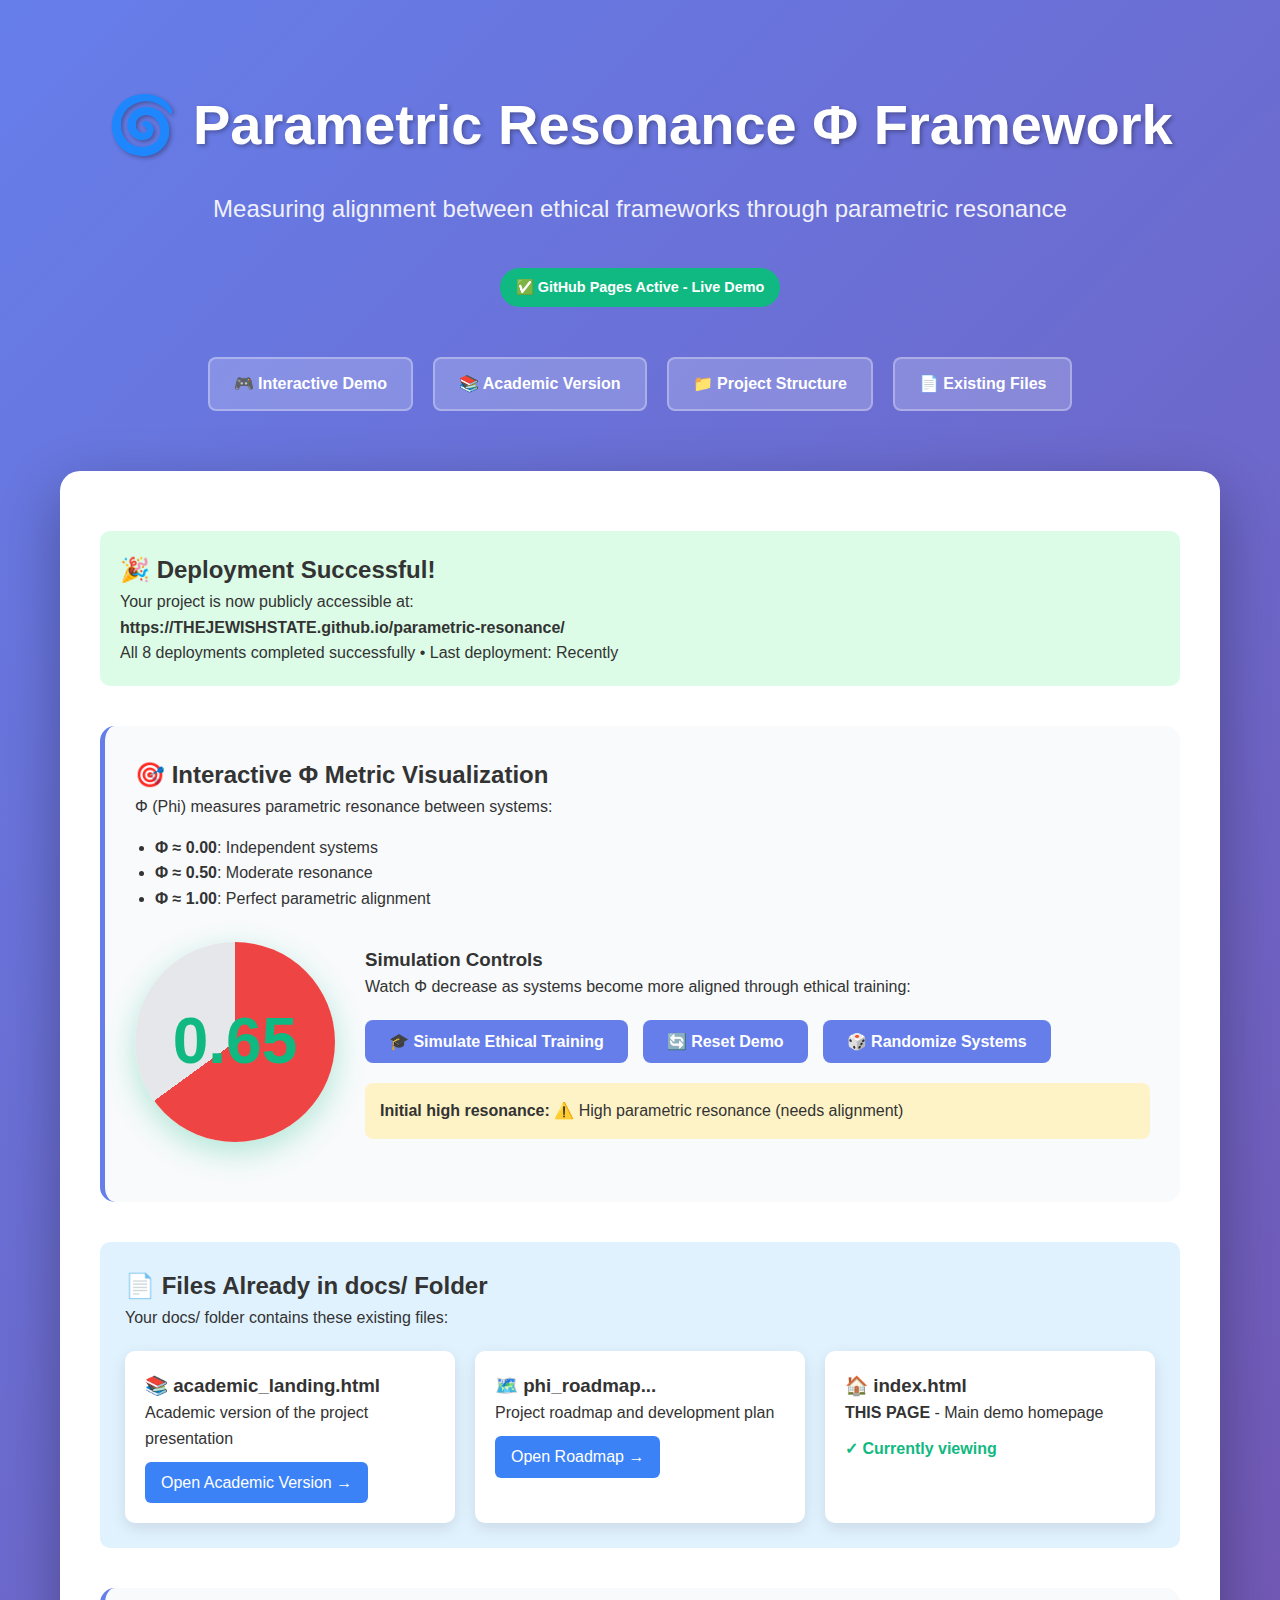
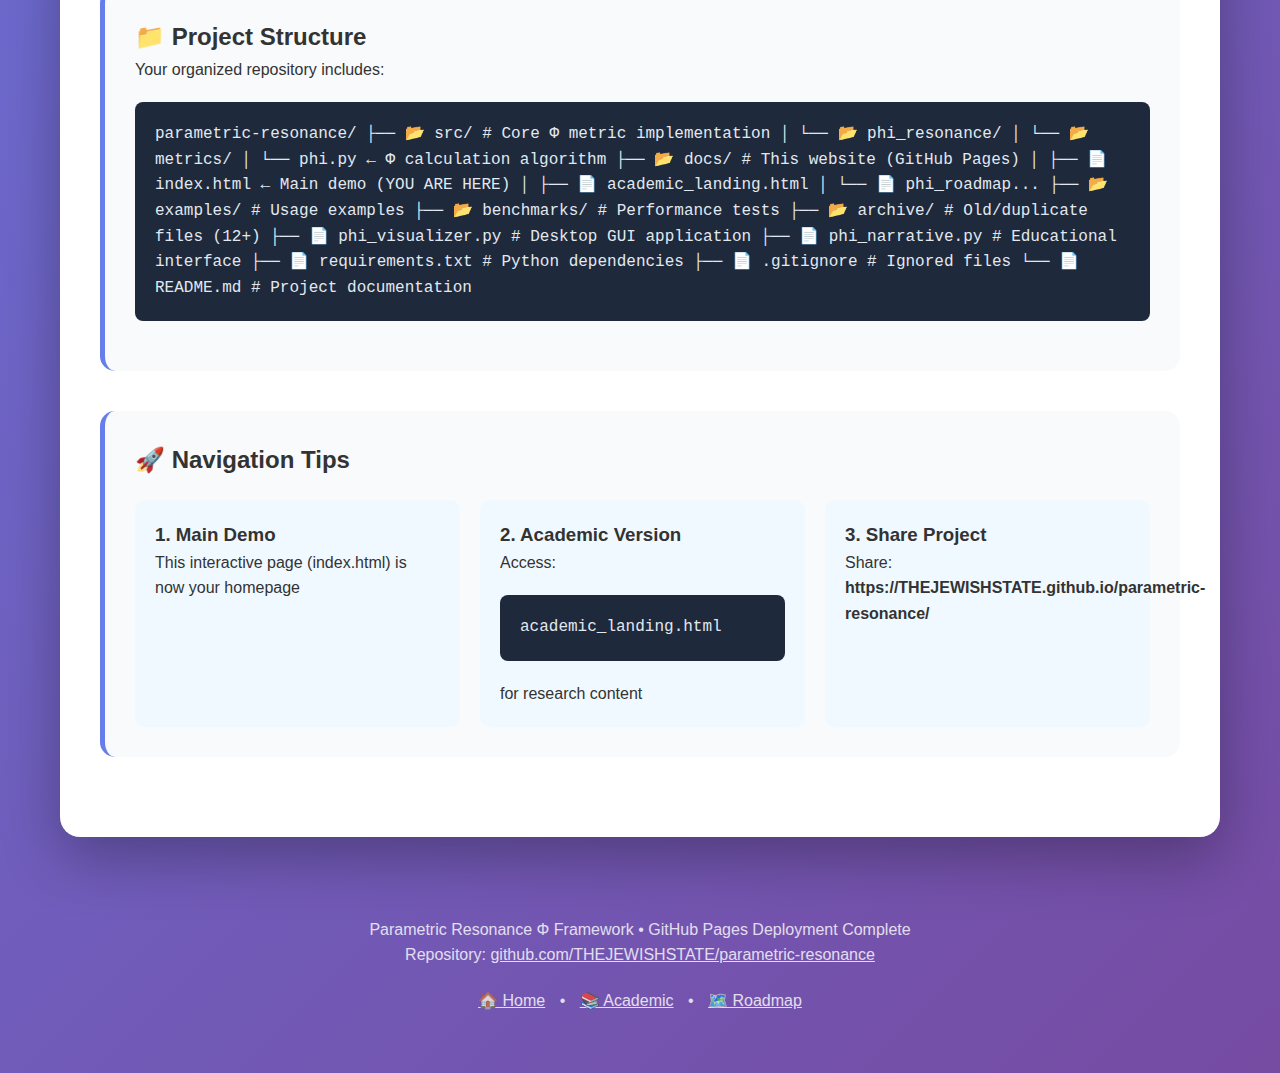
<file: docs/index.html>
<!DOCTYPE html>
<html lang="en">
<head>
    <meta charset="UTF-8">
    <meta name="viewport" content="width=device-width, initial-scale=1.0">
    <title>🌀 Parametric Resonance Φ Framework - Live Demo</title>
    <style>
        * { margin: 0; padding: 0; box-sizing: border-box; }
        body { 
            font-family: -apple-system, BlinkMacSystemFont, 'Segoe UI', Roboto, Oxygen, Ubuntu, sans-serif;
            line-height: 1.6; 
            color: #333;
            background: linear-gradient(135deg, #667eea 0%, #764ba2 100%);
            min-height: 100vh;
        }
        
        .container {
            max-width: 1200px;
            margin: 0 auto;
            padding: 20px;
        }
        
        header {
            text-align: center;
            padding: 60px 20px;
            color: white;
        }
        
        h1 { 
            font-size: 3.5rem; 
            margin-bottom: 20px;
            text-shadow: 2px 2px 4px rgba(0,0,0,0.3);
        }
        
        .tagline {
            font-size: 1.5rem;
            opacity: 0.9;
            margin-bottom: 40px;
        }
        
        .nav-links {
            display: flex;
            gap: 20px;
            justify-content: center;
            margin-top: 30px;
            flex-wrap: wrap;
        }
        
        .nav-button {
            background: rgba(255, 255, 255, 0.2);
            color: white;
            padding: 12px 24px;
            border-radius: 8px;
            text-decoration: none;
            font-weight: 600;
            transition: all 0.3s;
            border: 2px solid rgba(255, 255, 255, 0.3);
        }
        
        .nav-button:hover {
            background: white;
            color: #667eea;
            transform: translateY(-3px);
        }
        
        .content {
            background: white;
            border-radius: 20px;
            padding: 40px;
            box-shadow: 0 20px 60px rgba(0,0,0,0.3);
            margin-bottom: 40px;
        }
        
        .demo-section {
            margin: 40px 0;
            padding: 30px;
            background: #f8fafc;
            border-radius: 15px;
            border-left: 5px solid #667eea;
        }
        
        .phi-visualization {
            display: flex;
            align-items: center;
            gap: 30px;
            margin: 30px 0;
            flex-wrap: wrap;
        }
        
        .phi-circle {
            width: 200px;
            height: 200px;
            border-radius: 50%;
            background: conic-gradient(#10b981 0% 65%, #e5e7eb 65% 100%);
            display: flex;
            align-items: center;
            justify-content: center;
            font-size: 3rem;
            font-weight: bold;
            color: #1e293b;
            box-shadow: 0 10px 30px rgba(16, 185, 129, 0.3);
        }
        
        .phi-value {
            font-size: 4rem;
            font-weight: bold;
            color: #10b981;
        }
        
        .controls {
            display: flex;
            gap: 15px;
            margin: 20px 0;
            flex-wrap: wrap;
        }
        
        button {
            background: #667eea;
            color: white;
            border: none;
            padding: 12px 24px;
            border-radius: 8px;
            font-size: 1rem;
            cursor: pointer;
            transition: all 0.3s;
            font-weight: 600;
        }
        
        button:hover {
            background: #5a67d8;
            transform: translateY(-2px);
            box-shadow: 0 5px 15px rgba(102, 126, 234, 0.4);
        }
        
        .status-badge {
            display: inline-block;
            background: #10b981;
            color: white;
            padding: 8px 16px;
            border-radius: 20px;
            font-size: 0.9rem;
            font-weight: 600;
            margin-bottom: 20px;
        }
        
        .deployment-info {
            background: #dcfce7;
            padding: 20px;
            border-radius: 10px;
            margin: 20px 0;
        }
        
        .existing-files {
            background: #e0f2fe;
            padding: 25px;
            border-radius: 10px;
            margin: 30px 0;
        }
        
        .file-list {
            display: grid;
            grid-template-columns: repeat(auto-fit, minmax(300px, 1fr));
            gap: 20px;
            margin-top: 20px;
        }
        
        .file-card {
            background: white;
            padding: 20px;
            border-radius: 10px;
            box-shadow: 0 5px 15px rgba(0,0,0,0.1);
        }
        
        code {
            background: #1e293b;
            color: #e2e8f0;
            padding: 20px;
            border-radius: 8px;
            display: block;
            overflow-x: auto;
            font-family: 'Courier New', monospace;
            margin: 20px 0;
        }
        
        @media (max-width: 768px) {
            h1 { font-size: 2.5rem; }
            .phi-visualization { flex-direction: column; }
            .phi-circle { width: 150px; height: 150px; }
        }
    </style>
</head>
<body>
    <div class="container">
        <header>
            <h1>🌀 Parametric Resonance Φ Framework</h1>
            <p class="tagline">Measuring alignment between ethical frameworks through parametric resonance</p>
            <div class="status-badge">✅ GitHub Pages Active - Live Demo</div>
            
            <div class="nav-links">
                <a href="#demo" class="nav-button">🎮 Interactive Demo</a>
                <a href="academic_landing.html" class="nav-button">📚 Academic Version</a>
                <a href="#structure" class="nav-button">📁 Project Structure</a>
                <a href="#files" class="nav-button">📄 Existing Files</a>
            </div>
        </header>
        
        <div class="content">
            <div class="deployment-info">
                <h2>🎉 Deployment Successful!</h2>
                <p>Your project is now publicly accessible at:</p>
                <p><strong>https://THEJEWISHSTATE.github.io/parametric-resonance/</strong></p>
                <p>All 8 deployments completed successfully • Last deployment: Recently</p>
            </div>
            
            <div id="demo" class="demo-section">
                <h2>🎯 Interactive Φ Metric Visualization</h2>
                <p>Φ (Phi) measures parametric resonance between systems:</p>
                <ul style="margin: 15px 0 15px 20px;">
                    <li><strong>Φ ≈ 0.00</strong>: Independent systems</li>
                    <li><strong>Φ ≈ 0.50</strong>: Moderate resonance</li>
                    <li><strong>Φ ≈ 1.00</strong>: Perfect parametric alignment</li>
                </ul>
                
                <div class="phi-visualization">
                    <div class="phi-circle" id="phiCircle">
                        <span class="phi-value" id="phiValue">0.65</span>
                    </div>
                    <div style="flex: 1;">
                        <h3>Simulation Controls</h3>
                        <p>Watch Φ decrease as systems become more aligned through ethical training:</p>
                        
                        <div class="controls">
                            <button onclick="simulateTraining()">🎓 Simulate Ethical Training</button>
                            <button onclick="resetDemo()">🔄 Reset Demo</button>
                            <button onclick="randomizeSystems()">🎲 Randomize Systems</button>
                        </div>
                        
                        <div id="trainingStatus" style="margin-top: 20px; padding: 15px; background: #f1f5f9; border-radius: 8px;">
                            <strong>Current state:</strong> High parametric resonance (needs alignment)
                        </div>
                    </div>
                </div>
            </div>
            
            <div id="files" class="existing-files">
                <h2>📄 Files Already in docs/ Folder</h2>
                <p>Your docs/ folder contains these existing files:</p>
                
                <div class="file-list">
                    <div class="file-card">
                        <h3>📚 academic_landing.html</h3>
                        <p>Academic version of the project presentation</p>
                        <a href="academic_landing.html" style="display: inline-block; margin-top: 10px; background: #3b82f6; color: white; padding: 8px 16px; border-radius: 6px; text-decoration: none;">
                            Open Academic Version →
                        </a>
                    </div>
                    
                    <div class="file-card">
                        <h3>🗺️ phi_roadmap...</h3>
                        <p>Project roadmap and development plan</p>
                        <a href="phi_roadmap..." style="display: inline-block; margin-top: 10px; background: #3b82f6; color: white; padding: 8px 16px; border-radius: 6px; text-decoration: none;">
                            Open Roadmap →
                        </a>
                    </div>
                    
                    <div class="file-card">
                        <h3>🏠 index.html</h3>
                        <p><strong>THIS PAGE</strong> - Main demo homepage</p>
                        <p style="margin-top: 10px; color: #10b981; font-weight: bold;">
                            ✓ Currently viewing
                        </p>
                    </div>
                </div>
            </div>
            
            <div id="structure" class="demo-section">
                <h2>📁 Project Structure</h2>
                <p>Your organized repository includes:</p>
                <code>
parametric-resonance/
├── 📂 src/              # Core Φ metric implementation
│   └── 📂 phi_resonance/
│       └── 📂 metrics/
│           └── phi.py   ← Φ calculation algorithm
├── 📂 docs/             # This website (GitHub Pages)
│   ├── 📄 index.html    ← Main demo (YOU ARE HERE)
│   ├── 📄 academic_landing.html
│   └── 📄 phi_roadmap...
├── 📂 examples/         # Usage examples
├── 📂 benchmarks/       # Performance tests
├── 📂 archive/          # Old/duplicate files (12+)
├── 📄 phi_visualizer.py # Desktop GUI application
├── 📄 phi_narrative.py  # Educational interface
├── 📄 requirements.txt  # Python dependencies
├── 📄 .gitignore        # Ignored files
└── 📄 README.md         # Project documentation
                </code>
            </div>
            
            <div class="demo-section">
                <h2>🚀 Navigation Tips</h2>
                <div style="display: grid; grid-template-columns: repeat(auto-fit, minmax(250px, 1fr)); gap: 20px; margin-top: 20px;">
                    <div style="padding: 20px; background: #f0f9ff; border-radius: 10px;">
                        <h3>1. Main Demo</h3>
                        <p>This interactive page (index.html) is now your homepage</p>
                    </div>
                    <div style="padding: 20px; background: #f0f9ff; border-radius: 10px;">
                        <h3>2. Academic Version</h3>
                        <p>Access: <code>academic_landing.html</code> for research content</p>
                    </div>
                    <div style="padding: 20px; background: #f0f9ff; border-radius: 10px;">
                        <h3>3. Share Project</h3>
                        <p>Share: <strong>https://THEJEWISHSTATE.github.io/parametric-resonance/</strong></p>
                    </div>
                </div>
            </div>
        </div>
        
        <footer style="text-align: center; padding: 40px 20px; color: white; opacity: 0.8;">
            <p>Parametric Resonance Φ Framework • GitHub Pages Deployment Complete</p>
            <p>Repository: <a href="https://github.com/THEJEWISHSTATE/parametric-resonance" style="color: white; text-decoration: underline;">github.com/THEJEWISHSTATE/parametric-resonance</a></p>
            <div style="margin-top: 20px;">
                <a href="index.html" style="color: white; margin: 0 10px;">🏠 Home</a> • 
                <a href="academic_landing.html" style="color: white; margin: 0 10px;">📚 Academic</a> • 
                <a href="phi_roadmap..." style="color: white; margin: 0 10px;">🗺️ Roadmap</a>
            </div>
        </footer>
    </div>

    <script>
        let currentPhi = 0.65;
        let trainingStep = 0;
        const trainingSteps = [
            "Initial high resonance",
            "Applying ethical constraints",
            "Adjusting parameters",
            "Reducing bias vectors",
            "Achieving alignment"
        ];
        
        function updateVisualization() {
            document.getElementById('phiValue').textContent = currentPhi.toFixed(2);
            
            const circle = document.getElementById('phiCircle');
            const degrees = currentPhi * 360;
            circle.style.background = `conic-gradient(
                ${currentPhi > 0.5 ? '#ef4444' : currentPhi > 0.2 ? '#f59e0b' : '#10b981'} 0% ${degrees}deg,
                #e5e7eb ${degrees}deg 360deg
            )`;
            
            const status = document.getElementById('trainingStatus');
            let statusText = '';
            let statusColor = '';
            
            if (currentPhi > 0.6) {
                statusText = '⚠️ High parametric resonance (needs alignment)';
                statusColor = '#fef3c7';
            } else if (currentPhi > 0.3) {
                statusText = '🔄 Moderate resonance (training in progress)';
                statusColor = '#dbeafe';
            } else {
                statusText = '✅ Low resonance (systems well-aligned)';
                statusColor = '#d1fae5';
            }
            
            status.innerHTML = `<strong>${trainingSteps[trainingStep] || 'Training complete'}:</strong> ${statusText}`;
            status.style.background = statusColor;
        }
        
        function simulateTraining() {
            if (currentPhi > 0.09) {
                currentPhi = Math.max(0.09, currentPhi - 0.15 + (Math.random() * 0.05));
                trainingStep = Math.min(trainingStep + 1, trainingSteps.length - 1);
                updateVisualization();
                
                document.querySelector('button').style.background = '#10b981';
                setTimeout(() => {
                    document.querySelector('button').style.background = '#667eea';
                }, 300);
            }
        }
        
        function resetDemo() {
            currentPhi = 0.65;
            trainingStep = 0;
            updateVisualization();
        }
        
        function randomizeSystems() {
            currentPhi = Math.random() * 0.8 + 0.1;
            trainingStep = Math.floor(Math.random() * trainingSteps.length);
            updateVisualization();
        }
        
        updateVisualization();
        
        setTimeout(() => {
            document.querySelector('.phi-circle').style.transform = 'scale(1.05)';
            setTimeout(() => {
                document.querySelector('.phi-circle').style.transform = 'scale(1)';
            }, 300);
        }, 1000);
    </script>
</body>
</html>
</file>
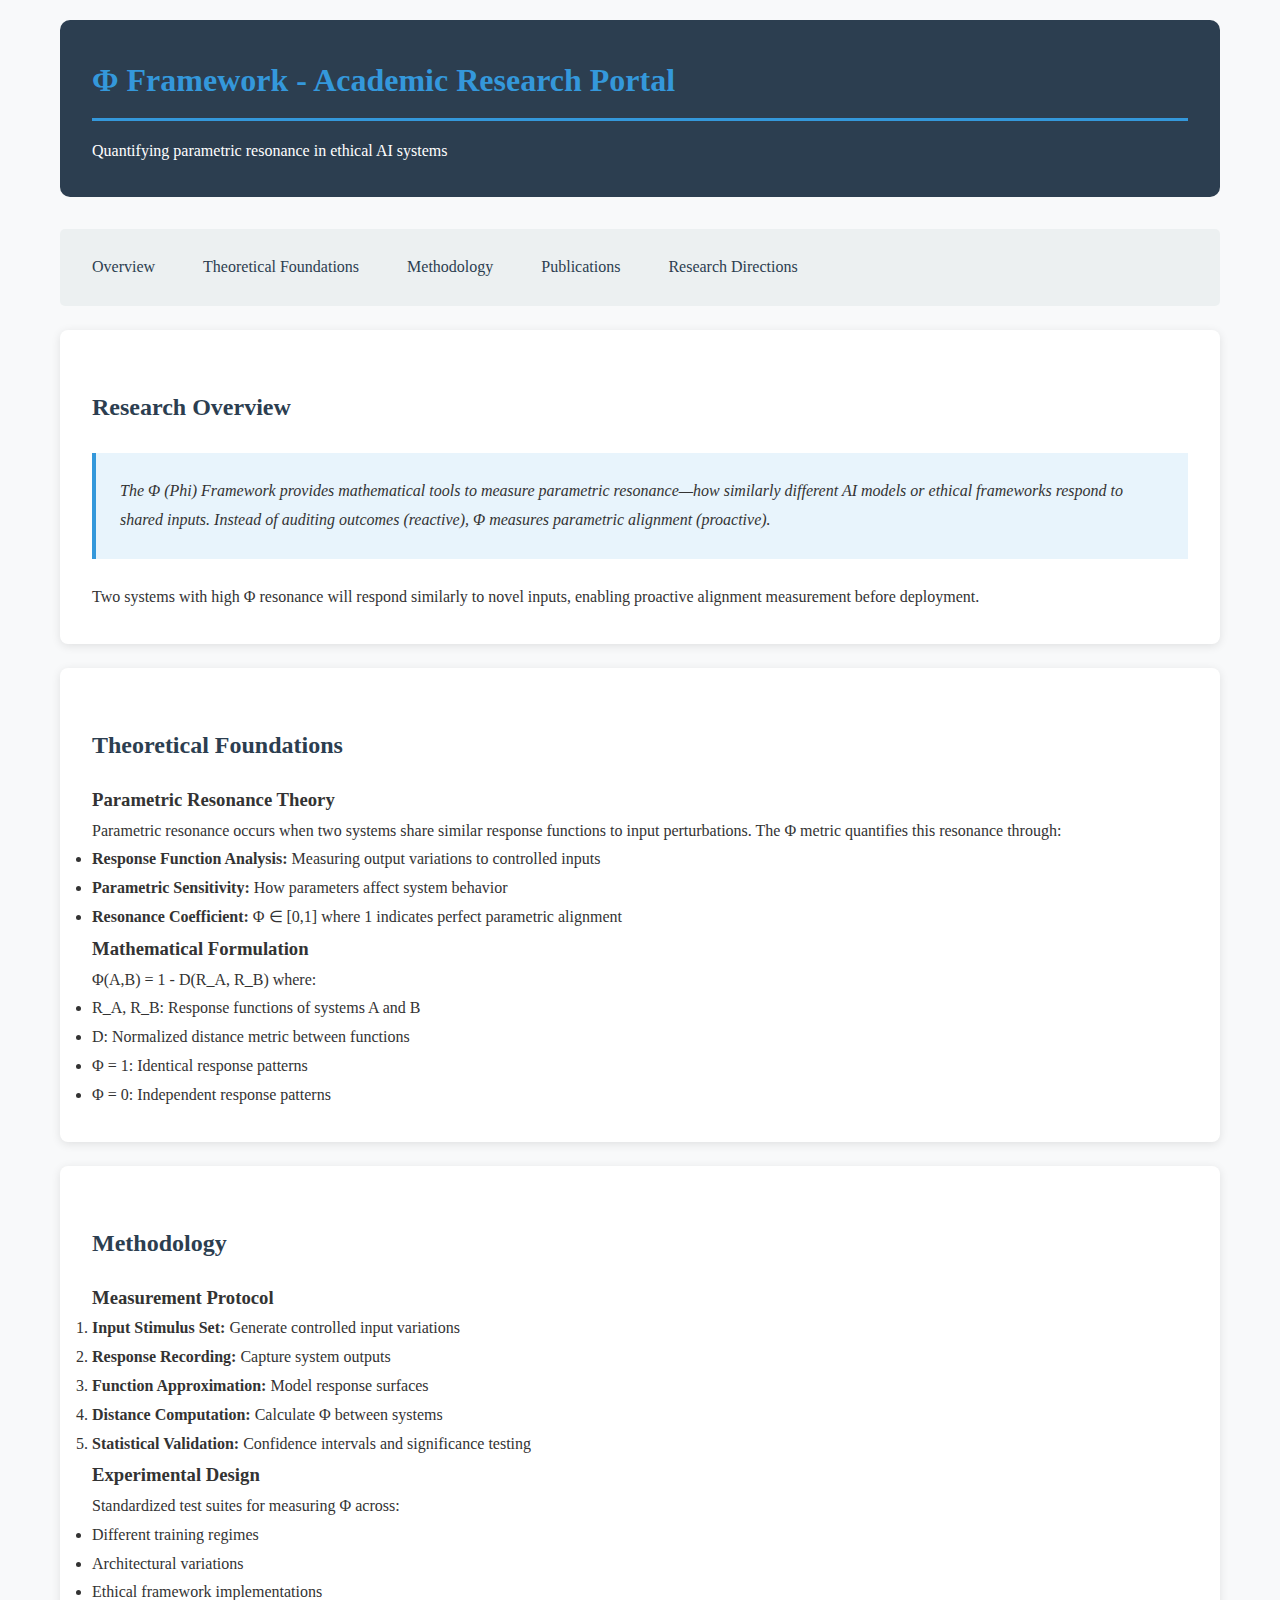
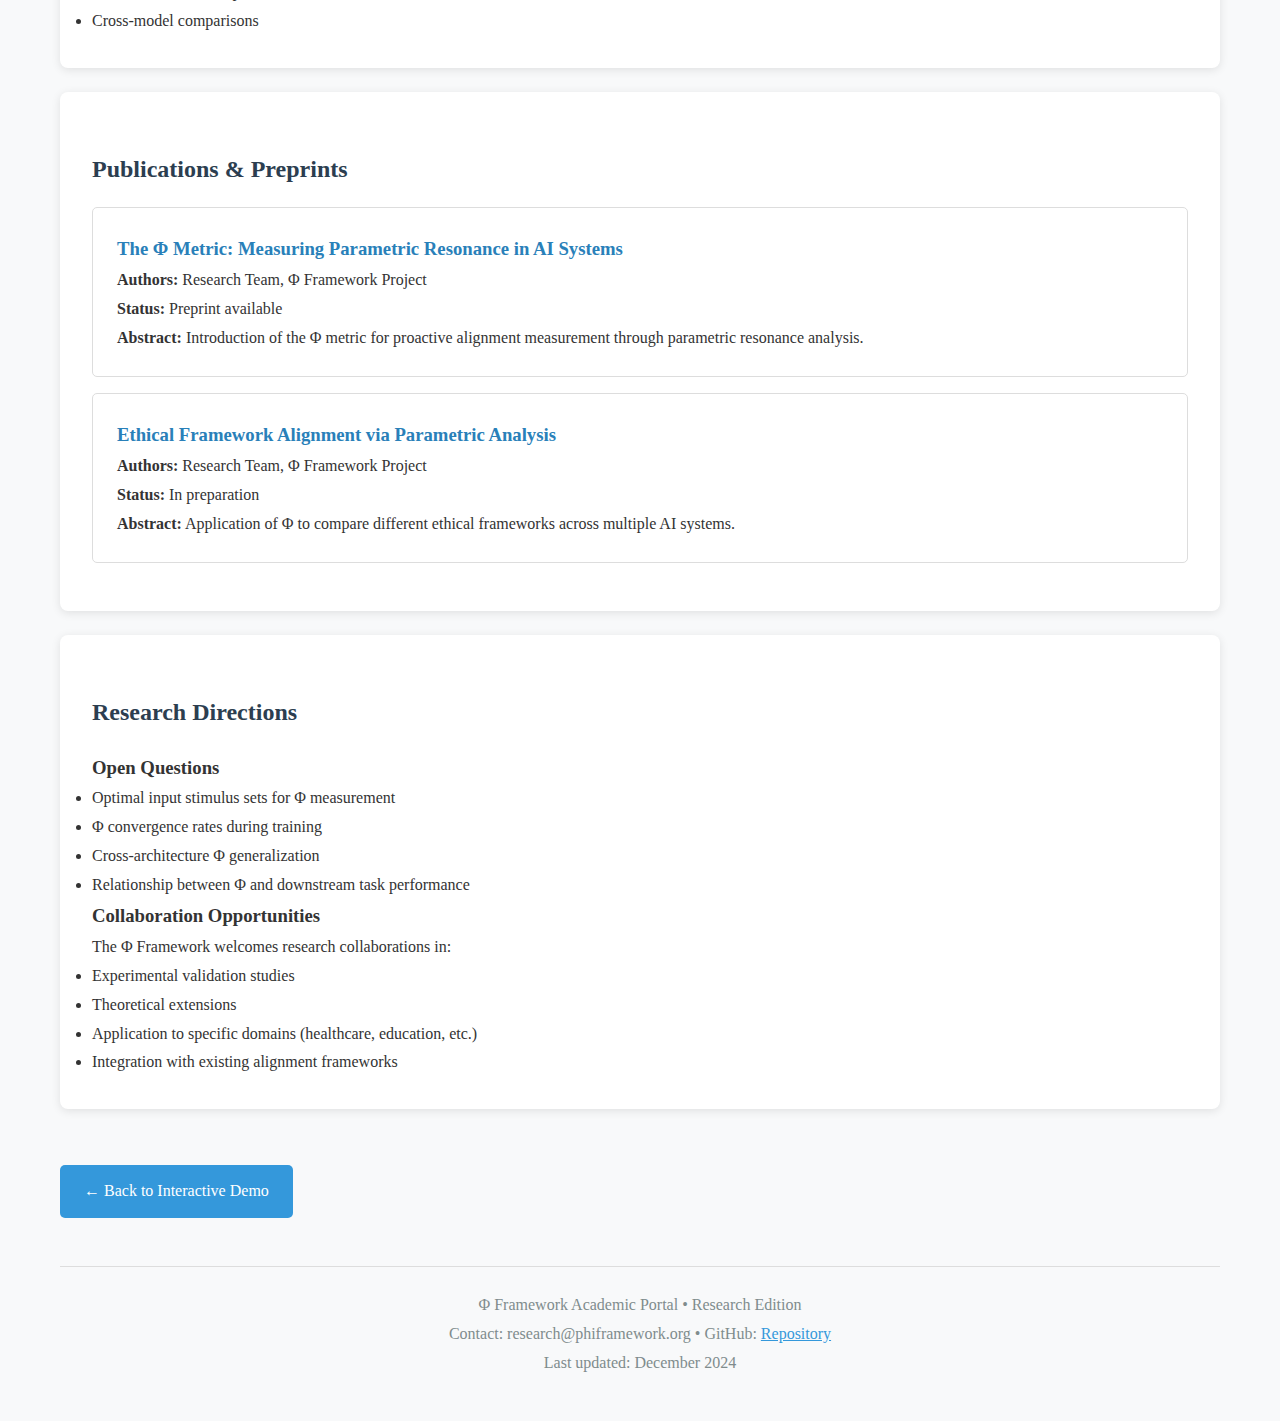
<file: academic.html>
<!DOCTYPE html>
<html lang="en">
<head>
    <meta charset="UTF-8">
    <meta name="viewport" content="width=device-width, initial-scale=1.0">
    <title>Φ Framework - Academic Research Portal</title>
    <style>
        * { margin: 0; padding: 0; box-sizing: border-box; }
        body { 
            font-family: 'Georgia', 'Times New Roman', serif;
            line-height: 1.8;
            color: #333;
            background: #f8f9fa;
            max-width: 1200px;
            margin: 0 auto;
            padding: 20px;
        }
        header {
            background: #2c3e50;
            color: white;
            padding: 2rem;
            border-radius: 10px;
            margin-bottom: 2rem;
        }
        h1 {
            color: #3498db;
            margin-bottom: 1rem;
            border-bottom: 3px solid #3498db;
            padding-bottom: 0.5rem;
        }
        h2 {
            color: #2c3e50;
            margin: 1.5rem 0 1rem 0;
        }
        .section {
            background: white;
            padding: 2rem;
            margin: 1.5rem 0;
            border-radius: 8px;
            box-shadow: 0 2px 10px rgba(0,0,0,0.1);
        }
        .abstract {
            background: #e8f4fc;
            border-left: 4px solid #3498db;
            padding: 1.5rem;
            margin: 1.5rem 0;
            font-style: italic;
        }
        .nav-bar {
            display: flex;
            gap: 1rem;
            margin: 1rem 0;
            padding: 1rem;
            background: #ecf0f1;
            border-radius: 5px;
        }
        .nav-bar a {
            color: #2c3e50;
            text-decoration: none;
            padding: 0.5rem 1rem;
            border-radius: 4px;
            transition: background 0.3s;
        }
        .nav-bar a:hover {
            background: #3498db;
            color: white;
        }
        .paper {
            border: 1px solid #ddd;
            padding: 1.5rem;
            margin: 1rem 0;
            border-radius: 5px;
        }
        .paper h3 {
            color: #2980b9;
        }
        .back-link {
            display: inline-block;
            margin-top: 2rem;
            padding: 0.75rem 1.5rem;
            background: #3498db;
            color: white;
            text-decoration: none;
            border-radius: 5px;
        }
        .back-link:hover {
            background: #2980b9;
        }
        footer {
            text-align: center;
            margin-top: 3rem;
            padding: 1.5rem;
            color: #7f8c8d;
            border-top: 1px solid #ddd;
        }
    </style>
</head>
<body>
    <header>
        <h1>Φ Framework - Academic Research Portal</h1>
        <p>Quantifying parametric resonance in ethical AI systems</p>
    </header>
    
    <div class="nav-bar">
        <a href="#overview">Overview</a>
        <a href="#theory">Theoretical Foundations</a>
        <a href="#methodology">Methodology</a>
        <a href="#publications">Publications</a>
        <a href="#research">Research Directions</a>
    </div>
    
    <div class="section" id="overview">
        <h2>Research Overview</h2>
        <div class="abstract">
            The Φ (Phi) Framework provides mathematical tools to measure parametric resonance—how similarly different AI models or ethical frameworks respond to shared inputs. Instead of auditing outcomes (reactive), Φ measures parametric alignment (proactive).
        </div>
        <p>Two systems with high Φ resonance will respond similarly to novel inputs, enabling proactive alignment measurement before deployment.</p>
    </div>
    
    <div class="section" id="theory">
        <h2>Theoretical Foundations</h2>
        <h3>Parametric Resonance Theory</h3>
        <p>Parametric resonance occurs when two systems share similar response functions to input perturbations. The Φ metric quantifies this resonance through:</p>
        <ul>
            <li><strong>Response Function Analysis:</strong> Measuring output variations to controlled inputs</li>
            <li><strong>Parametric Sensitivity:</strong> How parameters affect system behavior</li>
            <li><strong>Resonance Coefficient:</strong> Φ ∈ [0,1] where 1 indicates perfect parametric alignment</li>
        </ul>
        
        <h3>Mathematical Formulation</h3>
        <p>Φ(A,B) = 1 - D(R_A, R_B) where:</p>
        <ul>
            <li>R_A, R_B: Response functions of systems A and B</li>
            <li>D: Normalized distance metric between functions</li>
            <li>Φ = 1: Identical response patterns</li>
            <li>Φ = 0: Independent response patterns</li>
        </ul>
    </div>
    
    <div class="section" id="methodology">
        <h2>Methodology</h2>
        <h3>Measurement Protocol</h3>
        <ol>
            <li><strong>Input Stimulus Set:</strong> Generate controlled input variations</li>
            <li><strong>Response Recording:</strong> Capture system outputs</li>
            <li><strong>Function Approximation:</strong> Model response surfaces</li>
            <li><strong>Distance Computation:</strong> Calculate Φ between systems</li>
            <li><strong>Statistical Validation:</strong> Confidence intervals and significance testing</li>
        </ol>
        
        <h3>Experimental Design</h3>
        <p>Standardized test suites for measuring Φ across:</p>
        <ul>
            <li>Different training regimes</li>
            <li>Architectural variations</li>
            <li>Ethical framework implementations</li>
            <li>Cross-model comparisons</li>
        </ul>
    </div>
    
    <div class="section" id="publications">
        <h2>Publications & Preprints</h2>
        
        <div class="paper">
            <h3>The Φ Metric: Measuring Parametric Resonance in AI Systems</h3>
            <p><strong>Authors:</strong> Research Team, Φ Framework Project</p>
            <p><strong>Status:</strong> Preprint available</p>
            <p><strong>Abstract:</strong> Introduction of the Φ metric for proactive alignment measurement through parametric resonance analysis.</p>
        </div>
        
        <div class="paper">
            <h3>Ethical Framework Alignment via Parametric Analysis</h3>
            <p><strong>Authors:</strong> Research Team, Φ Framework Project</p>
            <p><strong>Status:</strong> In preparation</p>
            <p><strong>Abstract:</strong> Application of Φ to compare different ethical frameworks across multiple AI systems.</p>
        </div>
    </div>
    
    <div class="section" id="research">
        <h2>Research Directions</h2>
        
        <h3>Open Questions</h3>
        <ul>
            <li>Optimal input stimulus sets for Φ measurement</li>
            <li>Φ convergence rates during training</li>
            <li>Cross-architecture Φ generalization</li>
            <li>Relationship between Φ and downstream task performance</li>
        </ul>
        
        <h3>Collaboration Opportunities</h3>
        <p>The Φ Framework welcomes research collaborations in:</p>
        <ul>
            <li>Experimental validation studies</li>
            <li>Theoretical extensions</li>
            <li>Application to specific domains (healthcare, education, etc.)</li>
            <li>Integration with existing alignment frameworks</li>
        </ul>
    </div>
    
    <a href="index.html" class="back-link">← Back to Interactive Demo</a>
    
    <footer>
        <p>Φ Framework Academic Portal • Research Edition</p>
        <p>Contact: research@phiframework.org • GitHub: <a href="https://github.com/Φ-men/parametric-resonance" style="color: #3498db;">Repository</a></p>
        <p>Last updated: December 2024</p>
    </footer>
</body>
</html>
</file>
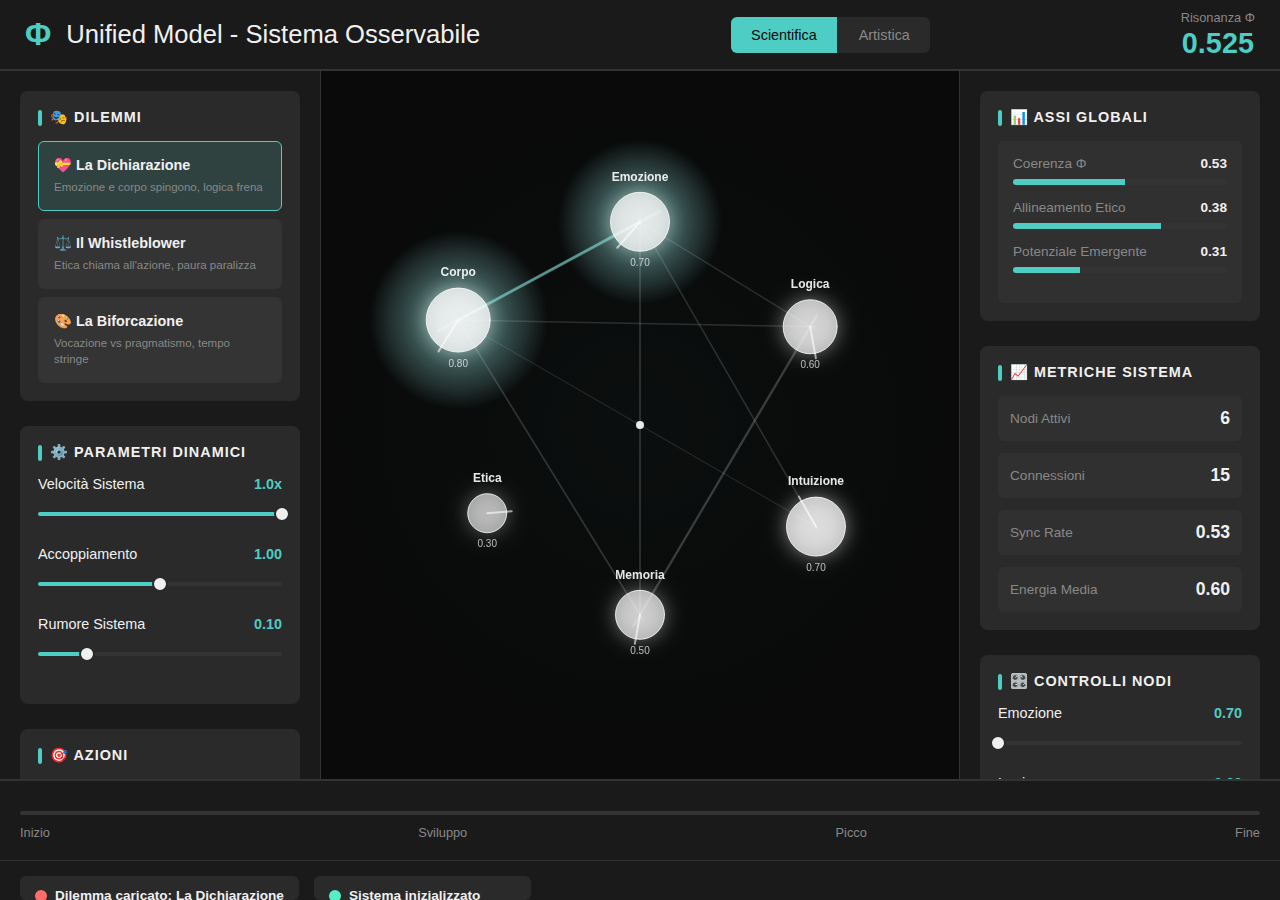
<file: index-v3-fixed.html>
<!DOCTYPE html>
<html lang="it">
<head>
    <meta charset="UTF-8">
    <meta name="viewport" content="width=device-width, initial-scale=1.0">
    <title>Φ Unified Model - Sistema Osservabile</title>
    <style>
        * {
            margin: 0;
            padding: 0;
            box-sizing: border-box;
        }
        
        :root {
            --bg-dark: #0a0a0a;
            --bg-medium: #1a1a1a;
            --bg-light: #2a2a2a;
            --text-white: #f0f0f0;
            --text-dim: #888;
            --border-color: #333;
            --accent-primary: #4ecdc4;
            --accent-secondary: #ff6b6b;
            --node-base-color: #ffffff;
            --node-glow-color: rgba(255, 255, 255, 0.3);
            --connection-color: rgba(255, 255, 255, 0.2);
            --axis-color: rgba(255, 255, 255, 0.3);
        }
        
        body {
            font-family: 'Segoe UI', Tahoma, Geneva, Verdana, sans-serif;
            background: var(--bg-dark);
            color: var(--text-white);
            overflow: hidden;
            height: 100vh;
            user-select: none;
        }
        
        .main-container {
            display: grid;
            grid-template-columns: 320px 1fr 320px;
            grid-template-rows: 70px 1fr 120px;
            height: 100vh;
            gap: 1px;
            background: var(--border-color);
        }
        
        /* HEADER */
        header {
            grid-column: 1 / -1;
            background: var(--bg-medium);
            display: flex;
            justify-content: space-between;
            align-items: center;
            padding: 0 25px;
            border-bottom: 1px solid var(--border-color);
        }
        
        .logo {
            display: flex;
            align-items: center;
            gap: 15px;
        }
        
        .logo h1 {
            font-size: 1.6em;
            font-weight: 300;
            color: var(--text-white);
        }
        
        .logo .phi-symbol {
            font-size: 2em;
            color: var(--accent-primary);
            font-weight: bold;
        }
        
        .mode-selector {
            display: flex;
            gap: 2px;
            background: var(--bg-light);
            border-radius: 6px;
            overflow: hidden;
        }
        
        .mode-btn {
            padding: 10px 20px;
            background: transparent;
            border: none;
            color: var(--text-dim);
            cursor: pointer;
            transition: all 0.3s ease;
            font-size: 0.9em;
            font-weight: 500;
        }
        
        .mode-btn.active {
            background: var(--accent-primary);
            color: var(--bg-dark);
        }
        
        .system-status {
            display: flex;
            align-items: center;
            gap: 20px;
        }
        
        .phi-display {
            display: flex;
            flex-direction: column;
            align-items: center;
        }
        
        .phi-label {
            font-size: 0.8em;
            color: var(--text-dim);
            margin-bottom: 2px;
        }
        
        .phi-value {
            font-size: 1.8em;
            font-weight: bold;
            color: var(--accent-primary);
        }
        
        /* PANEL STYLES */
        .panel {
            background: var(--bg-medium);
            padding: 20px;
            overflow-y: auto;
            display: flex;
            flex-direction: column;
            gap: 25px;
        }
        
        .panel-section {
            background: var(--bg-light);
            border-radius: 8px;
            padding: 18px;
        }
        
        .section-title {
            font-size: 0.9em;
            font-weight: 600;
            color: var(--text-white);
            margin-bottom: 15px;
            text-transform: uppercase;
            letter-spacing: 1px;
            display: flex;
            align-items: center;
            gap: 8px;
        }
        
        .section-title::before {
            content: '';
            display: block;
            width: 4px;
            height: 16px;
            background: var(--accent-primary);
            border-radius: 2px;
        }
        
        /* LEFT PANEL - Controls */
        .dilemma-grid {
            display: grid;
            gap: 8px;
        }
        
        .dilemma-btn {
            background: rgba(255, 255, 255, 0.05);
            border: 1px solid var(--border-color);
            border-radius: 6px;
            padding: 15px;
            color: var(--text-white);
            cursor: pointer;
            transition: all 0.3s ease;
            text-align: left;
            font-size: 0.9em;
        }
        
        .dilemma-btn:hover {
            background: rgba(255, 255, 255, 0.1);
            border-color: var(--accent-primary);
        }
        
        .dilemma-btn.active {
            background: rgba(78, 205, 196, 0.15);
            border-color: var(--accent-primary);
        }
        
        .dilemma-title {
            font-weight: 600;
            margin-bottom: 5px;
            color: var(--text-white);
        }
        
        .dilemma-desc {
            font-size: 0.8em;
            color: var(--text-dim);
            line-height: 1.4;
        }
        
        .param-control {
            margin-bottom: 18px;
        }
        
        .param-header {
            display: flex;
            justify-content: space-between;
            align-items: center;
            margin-bottom: 8px;
        }
        
        .param-label {
            font-size: 0.9em;
            color: var(--text-white);
        }
        
        .param-value {
            font-size: 0.9em;
            color: var(--accent-primary);
            font-weight: bold;
        }
        
        .slider-container {
            position: relative;
            height: 28px;
        }
        
        .slider-track {
            position: absolute;
            top: 50%;
            left: 0;
            right: 0;
            height: 4px;
            background: var(--border-color);
            border-radius: 2px;
            transform: translateY(-50%);
        }
        
        .slider-fill {
            position: absolute;
            top: 50%;
            left: 0;
            height: 4px;
            background: var(--accent-primary);
            border-radius: 2px;
            transform: translateY(-50%);
            transition: width 0.2s ease;
        }
        
        .slider-thumb {
            position: absolute;
            top: 50%;
            width: 16px;
            height: 16px;
            background: var(--text-white);
            border-radius: 50%;
            transform: translate(-50%, -50%);
            cursor: pointer;
            transition: all 0.2s ease;
            border: 2px solid var(--bg-light);
        }
        
        .slider-thumb:hover {
            transform: translate(-50%, -50%) scale(1.2);
        }
        
        .slider-thumb.active {
            background: var(--accent-primary);
            box-shadow: 0 0 0 2px var(--accent-primary);
        }
        
        input[type="range"] {
            position: absolute;
            top: 0;
            left: 0;
            width: 100%;
            height: 100%;
            opacity: 0;
            cursor: pointer;
        }
        
        /* ACTION BUTTONS */
        .action-buttons {
            display: grid;
            grid-template-columns: 1fr 1fr;
            gap: 10px;
            margin-top: 10px;
        }
        
        .btn {
            padding: 12px;
            border: none;
            border-radius: 6px;
            font-weight: 600;
            cursor: pointer;
            transition: all 0.3s ease;
            font-size: 0.9em;
        }
        
        .btn-primary {
            background: var(--accent-primary);
            color: var(--bg-dark);
        }
        
        .btn-primary:hover {
            transform: translateY(-2px);
            box-shadow: 0 5px 15px rgba(78, 205, 196, 0.3);
        }
        
        .btn-secondary {
            background: rgba(255, 255, 255, 0.1);
            color: var(--text-white);
            border: 1px solid var(--border-color);
        }
        
        .btn-secondary:hover {
            background: rgba(255, 255, 255, 0.15);
        }
        
        /* RIGHT PANEL - Metrics */
        .metric-display {
            display: flex;
            flex-direction: column;
            gap: 12px;
        }
        
        .metric-row {
            display: flex;
            justify-content: space-between;
            align-items: center;
            padding: 12px;
            background: rgba(255, 255, 255, 0.03);
            border-radius: 6px;
        }
        
        .metric-label {
            font-size: 0.85em;
            color: var(--text-dim);
        }
        
        .metric-value {
            font-size: 1.1em;
            font-weight: bold;
            color: var(--text-white);
        }
        
        .axis-display {
            background: rgba(255, 255, 255, 0.03);
            border-radius: 6px;
            padding: 15px;
        }
        
        .axis-item {
            margin-bottom: 15px;
        }
        
        .axis-label {
            display: flex;
            justify-content: space-between;
            margin-bottom: 8px;
            font-size: 0.85em;
        }
        
        .axis-name {
            color: var(--text-dim);
        }
        
        .axis-number {
            color: var(--text-white);
            font-weight: bold;
        }
        
        .axis-bar {
            height: 6px;
            background: var(--border-color);
            border-radius: 3px;
            overflow: hidden;
        }
        
        .axis-fill {
            height: 100%;
            background: var(--accent-primary);
            transition: width 0.5s ease;
        }
        
        /* CENTER CANVAS */
        .canvas-container {
            background: var(--bg-dark);
            position: relative;
            overflow: hidden;
        }
        
        #mainCanvas {
            width: 100%;
            height: 100%;
            display: block;
        }
        
        .canvas-overlay {
            position: absolute;
            top: 0;
            left: 0;
            width: 100%;
            height: 100%;
            pointer-events: none;
        }
        
        /* BOTTOM PANEL */
        .bottom-panel {
            grid-column: 1 / -1;
            background: var(--bg-medium);
            border-top: 1px solid var(--border-color);
            display: flex;
            flex-direction: column;
        }
        
        .timeline-container {
            padding: 20px;
            border-bottom: 1px solid var(--border-color);
        }
        
        .timeline-bar {
            height: 4px;
            background: var(--border-color);
            border-radius: 2px;
            position: relative;
            margin: 10px 0;
        }
        
        .timeline-progress {
            position: absolute;
            height: 100%;
            background: var(--accent-primary);
            border-radius: 2px;
            width: 0%;
            transition: width 0.3s ease;
        }
        
        .timeline-labels {
            display: flex;
            justify-content: space-between;
            font-size: 0.8em;
            color: var(--text-dim);
        }
        
        .feedback-container {
            flex: 1;
            padding: 15px 20px;
            overflow-x: auto;
            display: flex;
            gap: 15px;
        }
        
        .feedback-item {
            background: var(--bg-light);
            border-radius: 6px;
            padding: 12px 15px;
            min-width: 200px;
            animation: feedback-enter 0.3s ease;
        }
        
        @keyframes feedback-enter {
            from {
                opacity: 0;
                transform: translateY(10px);
            }
            to {
                opacity: 1;
                transform: translateY(0);
            }
        }
        
        .feedback-header {
            display: flex;
            align-items: center;
            gap: 8px;
            margin-bottom: 8px;
        }
        
        .feedback-icon {
            width: 12px;
            height: 12px;
            border-radius: 50%;
        }
        
        .feedback-icon.resonance { background: var(--accent-primary); }
        .feedback-icon.change { background: var(--accent-secondary); }
        .feedback-icon.sync { background: #55efc4; }
        
        .feedback-title {
            font-size: 0.85em;
            font-weight: 600;
            color: var(--text-white);
        }
        
        .feedback-text {
            font-size: 0.8em;
            color: var(--text-dim);
            line-height: 1.4;
        }
        
        /* SCROLLBAR */
        ::-webkit-scrollbar {
            width: 8px;
            height: 8px;
        }
        
        ::-webkit-scrollbar-track {
            background: rgba(255, 255, 255, 0.05);
        }
        
        ::-webkit-scrollbar-thumb {
            background: var(--border-color);
            border-radius: 4px;
        }
        
        ::-webkit-scrollbar-thumb:hover {
            background: #444;
        }
        
        /* UTILITY */
        .dimmed {
            opacity: 0.5;
        }
        
        .highlight {
            color: var(--accent-primary) !important;
        }
        
        .color-pulse {
            animation: color-pulse 2s ease infinite;
        }
        
        @keyframes color-pulse {
            0%, 100% { opacity: 1; }
            50% { opacity: 0.7; }
        }
    </style>
</head>
<body>
    <div class="main-container">
        <!-- HEADER -->
        <header>
            <div class="logo">
                <div class="phi-symbol">Φ</div>
                <h1>Unified Model - Sistema Osservabile</h1>
            </div>
            
            <div class="mode-selector">
                <button class="mode-btn active" onclick="setMode('scientific')">Scientifica</button>
                <button class="mode-btn" onclick="setMode('artistic')">Artistica</button>
            </div>
            
            <div class="system-status">
                <div class="phi-display">
                    <div class="phi-label">Risonanza Φ</div>
                    <div class="phi-value" id="phiValue">0.000</div>
                </div>
            </div>
        </header>
        
        <!-- LEFT PANEL - Controls -->
        <aside class="panel left-panel">
            <div class="panel-section">
                <div class="section-title">🎭 Dilemmi</div>
                <div class="dilemma-grid">
                    <button class="dilemma-btn active" data-dilemma="0">
                        <div class="dilemma-title">💝 La Dichiarazione</div>
                        <div class="dilemma-desc">Emozione e corpo spingono, logica frena</div>
                    </button>
                    <button class="dilemma-btn" data-dilemma="1">
                        <div class="dilemma-title">⚖️ Il Whistleblower</div>
                        <div class="dilemma-desc">Etica chiama all'azione, paura paralizza</div>
                    </button>
                    <button class="dilemma-btn" data-dilemma="2">
                        <div class="dilemma-title">🎨 La Biforcazione</div>
                        <div class="dilemma-desc">Vocazione vs pragmatismo, tempo stringe</div>
                    </button>
                </div>
            </div>
            
            <div class="panel-section">
                <div class="section-title">⚙️ Parametri Dinamici</div>
                
                <div class="param-control">
                    <div class="param-header">
                        <span class="param-label">Velocità Sistema</span>
                        <span class="param-value" id="speedValue">1.0x</span>
                    </div>
                    <div class="slider-container">
                        <div class="slider-track"></div>
                        <div class="slider-fill" id="speedFill"></div>
                        <div class="slider-thumb" id="speedThumb"></div>
                        <input type="range" id="speedControl" min="10" max="100" value="100">
                    </div>
                </div>
                
                <div class="param-control">
                    <div class="param-header">
                        <span class="param-label">Accoppiamento</span>
                        <span class="param-value" id="couplingValue">1.00</span>
                    </div>
                    <div class="slider-container">
                        <div class="slider-track"></div>
                        <div class="slider-fill" id="couplingFill"></div>
                        <div class="slider-thumb" id="couplingThumb"></div>
                        <input type="range" id="couplingControl" min="0" max="200" value="100">
                    </div>
                </div>
                
                <div class="param-control">
                    <div class="param-header">
                        <span class="param-label">Rumore Sistema</span>
                        <span class="param-value" id="noiseValue">0.10</span>
                    </div>
                    <div class="slider-container">
                        <div class="slider-track"></div>
                        <div class="slider-fill" id="noiseFill"></div>
                        <div class="slider-thumb" id="noiseThumb"></div>
                        <input type="range" id="noiseControl" min="0" max="50" value="10">
                    </div>
                </div>
            </div>
            
            <div class="panel-section">
                <div class="section-title">🎯 Azioni</div>
                <div class="action-buttons">
                    <button class="btn btn-primary" id="toggleBtn" onclick="toggleSystem()">
                        ▶ AVVIA
                    </button>
                    <button class="btn btn-secondary" onclick="resetSystem()">
                        ↻ RESET
                    </button>
                </div>
            </div>
        </aside>
        
        <!-- CENTER CANVAS -->
        <main class="canvas-container">
            <canvas id="mainCanvas"></canvas>
            <div class="canvas-overlay" id="canvasOverlay"></div>
        </main>
        
        <!-- RIGHT PANEL - Metrics -->
        <aside class="panel right-panel">
            <div class="panel-section">
                <div class="section-title">📊 Assi Globali</div>
                <div class="axis-display">
                    <div class="axis-item">
                        <div class="axis-label">
                            <span class="axis-name">Coerenza Φ</span>
                            <span class="axis-number" id="axisCoherence">0.00</span>
                        </div>
                        <div class="axis-bar">
                            <div class="axis-fill" id="axisCoherenceFill" style="width: 0%"></div>
                        </div>
                    </div>
                    
                    <div class="axis-item">
                        <div class="axis-label">
                            <span class="axis-name">Allineamento Etico</span>
                            <span class="axis-number" id="axisEthical">0.00</span>
                        </div>
                        <div class="axis-bar">
                            <div class="axis-fill" id="axisEthicalFill" style="width: 50%"></div>
                        </div>
                    </div>
                    
                    <div class="axis-item">
                        <div class="axis-label">
                            <span class="axis-name">Potenziale Emergente</span>
                            <span class="axis-number" id="axisEmergence">0.00</span>
                        </div>
                        <div class="axis-bar">
                            <div class="axis-fill" id="axisEmergenceFill" style="width: 0%"></div>
                        </div>
                    </div>
                </div>
            </div>
            
            <div class="panel-section">
                <div class="section-title">📈 Metriche Sistema</div>
                <div class="metric-display">
                    <div class="metric-row">
                        <span class="metric-label">Nodi Attivi</span>
                        <span class="metric-value" id="activeNodes">6</span>
                    </div>
                    <div class="metric-row">
                        <span class="metric-label">Connessioni</span>
                        <span class="metric-value" id="activeConnections">15</span>
                    </div>
                    <div class="metric-row">
                        <span class="metric-label">Sync Rate</span>
                        <span class="metric-value" id="syncRate">0.00</span>
                    </div>
                    <div class="metric-row">
                        <span class="metric-label">Energia Media</span>
                        <span class="metric-value" id="avgEnergy">0.00</span>
                    </div>
                </div>
            </div>
            
            <div class="panel-section">
                <div class="section-title">🎛️ Controlli Nodi</div>
                <div id="nodeControls"></div>
            </div>
        </aside>
        
        <!-- BOTTOM PANEL -->
        <footer class="bottom-panel">
            <div class="timeline-container">
                <div class="timeline-bar">
                    <div class="timeline-progress" id="timelineProgress"></div>
                </div>
                <div class="timeline-labels">
                    <span>Inizio</span>
                    <span>Sviluppo</span>
                    <span>Picco</span>
                    <span>Fine</span>
                </div>
            </div>
            
            <div class="feedback-container" id="feedbackContainer">
                <!-- Feedback messages will appear here -->
            </div>
        </footer>
    </div>

    <script>
        // ============================================
        // ENHANCED OBSERVABLE NODE CLASS
        // ============================================
        class ObservableNode {
            constructor(name, config) {
                this.name = name;
                this.color = config.color;
                this.baseWeight = config.baseWeight || 0.5;
                this.weight = this.baseWeight;
                this.phase = Math.random() * Math.PI * 2;
                this.omega = config.omega * 0.1; // RIDOTTO A 1/10
                this.alpha = config.alpha;
                this.valence = config.valence;
                this.urgency = config.urgency;
                this.active = true;
                
                // Feedback state for color pulsing
                this.feedbackTimer = 0;
                this.lastWeight = this.weight;
                this.resonanceLevel = 0;
                
                // Position
                this.x = 0;
                this.y = 0;
                this.targetX = 0;
                this.targetY = 0;
            }
            
            update(dt, allNodes, coupling, noise) {
                if (!this.active) return;
                
                // Extremely slow phase evolution for observability
                this.phase += this.omega * dt * 0.3;
                
                // Add very slight noise
                this.phase += (Math.random() - 0.5) * noise * 0.05 * dt;
                
                // Calculate coupling with other nodes
                let couplingEffect = 0;
                allNodes.forEach(other => {
                    if (other !== this && other.active) {
                        const phaseDiff = other.phase - this.phase;
                        couplingEffect += other.weight * Math.sin(phaseDiff);
                    }
                });
                
                this.phase += coupling * couplingEffect * dt * 0.1;
                
                // Decay feedback timer
                if (this.feedbackTimer > 0) {
                    this.feedbackTimer -= dt;
                }
                
                // Update last weight for change detection
                const weightChange = Math.abs(this.weight - this.lastWeight);
                if (weightChange > 0.001) {
                    this.feedbackTimer = 2.0; // 2 seconds of color feedback
                    this.lastWeight = this.weight;
                }
            }
            
            calculateResonance(otherNode) {
                const phaseDiff = Math.cos(this.phase - otherNode.phase);
                const valenceAlign = this.valence * otherNode.valence;
                const weightSimilarity = 1 - Math.abs(this.weight - otherNode.weight);
                
                return (phaseDiff + valenceAlign + weightSimilarity) / 3;
            }
            
            getColor() {
                // Base: white/gray
                let color = `rgba(255, 255, 255, ${0.5 + this.weight * 0.3})`;
                
                // Add color only during feedback
                if (this.feedbackTimer > 0) {
                    const intensity = this.feedbackTimer / 2.0;
                    if (this.resonanceLevel > 0.7) {
                        // High resonance: cyan
                        color = `rgba(78, 205, 196, ${0.3 + intensity * 0.5})`;
                    } else if (Math.abs(this.valence) > 0.8) {
                        // Strong valence: pink/red
                        color = this.valence > 0 
                            ? `rgba(255, 107, 107, ${0.3 + intensity * 0.5})` // positive
                            : `rgba(255, 107, 107, ${0.3 + intensity * 0.5})`; // negative
                    } else {
                        // Generic feedback: original color
                        color = this.color.replace(')', `, ${0.3 + intensity * 0.7})`);
                    }
                }
                
                return color;
            }
            
            getSize() {
                // Base size + weight contribution
                return 12 + this.weight * 25;
            }
            
            getGlowSize() {
                return this.getSize() * (1.5 + this.resonanceLevel * 1.5);
            }
        }
        
        // ============================================
        // SYSTEM CONFIGURATIONS
        // ============================================
        const dilemmas = [
            {
                name: "La Dichiarazione",
                nodes: {
                    "Emozione": { omega: 0.8, alpha: 0.9, valence: 0.9, urgency: 0.8, color: "#ffffff", baseWeight: 0.7 },
                    "Logica": { omega: 0.3, alpha: 0.7, valence: -0.3, urgency: 0.3, color: "#ffffff", baseWeight: 0.6 },
                    "Intuizione": { omega: 0.6, alpha: 0.8, valence: 0.7, urgency: 0.7, color: "#ffffff", baseWeight: 0.7 },
                    "Memoria": { omega: 0.4, alpha: 0.6, valence: -0.2, urgency: 0.4, color: "#ffffff", baseWeight: 0.5 },
                    "Etica": { omega: 0.2, alpha: 0.5, valence: 0.4, urgency: 0.2, color: "#ffffff", baseWeight: 0.3 },
                    "Corpo": { omega: 0.7, alpha: 0.8, valence: 0.8, urgency: 0.9, color: "#ffffff", baseWeight: 0.8 }
                }
            },
            {
                name: "Il Whistleblower",
                nodes: {
                    "Etica": { omega: 0.9, alpha: 0.95, valence: 0.95, urgency: 0.8, color: "#ffffff", baseWeight: 0.9 },
                    "Logica": { omega: 0.6, alpha: 0.8, valence: 0.3, urgency: 0.5, color: "#ffffff", baseWeight: 0.6 },
                    "Paura": { omega: 0.8, alpha: 0.9, valence: -0.9, urgency: 0.95, color: "#ffffff", baseWeight: 0.8 },
                    "Memoria": { omega: 0.5, alpha: 0.6, valence: -0.4, urgency: 0.4, color: "#ffffff", baseWeight: 0.5 },
                    "Identità": { omega: 0.7, alpha: 0.85, valence: 0.8, urgency: 0.7, color: "#ffffff", baseWeight: 0.7 },
                    "Intuizione": { omega: 0.4, alpha: 0.5, valence: 0.2, urgency: 0.3, color: "#ffffff", baseWeight: 0.4 }
                }
            },
            {
                name: "La Biforcazione",
                nodes: {
                    "Vocazione": { omega: 0.85, alpha: 0.9, valence: 0.95, urgency: 0.9, color: "#ffffff", baseWeight: 0.85 },
                    "Pragmatismo": { omega: 0.7, alpha: 0.8, valence: -0.7, urgency: 0.7, color: "#ffffff", baseWeight: 0.7 },
                    "Paura": { omega: 0.6, alpha: 0.7, valence: -0.8, urgency: 0.8, color: "#ffffff", baseWeight: 0.6 },
                    "Intuizione": { omega: 0.8, alpha: 0.85, valence: 0.9, urgency: 0.85, color: "#ffffff", baseWeight: 0.8 },
                    "Memoria": { omega: 0.5, alpha: 0.6, valence: 0, urgency: 0.4, color: "#ffffff", baseWeight: 0.5 },
                    "SensoTempo": { omega: 0.7, alpha: 0.75, valence: 0.6, urgency: 0.9, color: "#ffffff", baseWeight: 0.7 }
                }
            }
        ];
        
        // ============================================
        // GLOBAL STATE
        // ============================================
        let canvas, ctx;
        let nodes = [];
        let currentDilemma = 0;
        let systemRunning = false;
        let time = 0;
        let timeSpeed = 1.0;
        let coupling = 1.0;
        let noise = 0.1;
        let mode = 'scientific';
        let selectedNode = null;
        let feedbackMessages = [];
        let lastUpdateTime = 0;
        
        // ============================================
        // INITIALIZATION
        // ============================================
        function init() {
            canvas = document.getElementById('mainCanvas');
            ctx = canvas.getContext('2d');
            
            resizeCanvas();
            window.addEventListener('resize', resizeCanvas);
            
            loadDilemma(0);
            setupControls();
            setupSliders();
            createNodeControls();
            
            // Start animation loop
            requestAnimationFrame(animate);
            
            addFeedback('Sistema inizializzato', 'Sistema pronto per osservazione', 'sync');
        }
        
        function resizeCanvas() {
            canvas.width = canvas.offsetWidth;
            canvas.height = canvas.offsetHeight;
        }
        
        function loadDilemma(index) {
            currentDilemma = index;
            const dilemma = dilemmas[index];
            nodes = [];
            
            Object.entries(dilemma.nodes).forEach(([name, config]) => {
                nodes.push(new ObservableNode(name, config));
            });
            
            time = 0;
            updateUI();
            
            // Update dilemma buttons
            document.querySelectorAll('.dilemma-btn').forEach((btn, i) => {
                btn.classList.toggle('active', i === index);
            });
            
            addFeedback(`Dilemma caricato: ${dilemma.name}`, 'Sistema reimpostato', 'change');
        }
        
        // ============================================
        // CONTROL SYSTEM
        // ============================================
        function setupControls() {
            // Dilemma buttons
            document.querySelectorAll('.dilemma-btn').forEach(btn => {
                btn.addEventListener('click', () => {
                    loadDilemma(parseInt(btn.dataset.dilemma));
                });
            });
            
            // Mode selector
            document.querySelectorAll('.mode-btn').forEach(btn => {
                btn.addEventListener('click', () => {
                    document.querySelectorAll('.mode-btn').forEach(b => b.classList.remove('active'));
                    btn.classList.add('active');
                    mode = btn.textContent.toLowerCase().includes('scientific') ? 'scientific' : 'artistic';
                });
            });
        }
        
        function setupSliders() {
            const sliders = [
                { id: 'speedControl', fill: 'speedFill', thumb: 'speedThumb', value: 'speedValue', factor: 0.01 },
                { id: 'couplingControl', fill: 'couplingFill', thumb: 'couplingThumb', value: 'couplingValue', factor: 0.01 },
                { id: 'noiseControl', fill: 'noiseFill', thumb: 'noiseThumb', value: 'noiseValue', factor: 0.01 }
            ];
            
            sliders.forEach(slider => {
                const input = document.getElementById(slider.id);
                const fill = document.getElementById(slider.fill);
                const thumb = document.getElementById(slider.thumb);
                const valueDisplay = document.getElementById(slider.value);
                
                function updateSlider() {
                    const value = parseInt(input.value);
                    const max = parseInt(input.max);
                    const min = parseInt(input.min);
                    const percentage = ((value - min) / (max - min)) * 100;
                    
                    fill.style.width = `${percentage}%`;
                    thumb.style.left = `${percentage}%`;
                    
                    let displayValue;
                    if (slider.id === 'speedControl') {
                        displayValue = (value / 100).toFixed(1) + 'x';
                        timeSpeed = value / 100;
                    } else {
                        displayValue = (value * slider.factor).toFixed(2);
                        if (slider.id === 'couplingControl') coupling = value * slider.factor;
                        if (slider.id === 'noiseControl') noise = value * slider.factor;
                    }
                    
                    valueDisplay.textContent = displayValue;
                    
                    // Add feedback for significant changes
                    if (Math.abs(value - input.previousValue || 0) > 10) {
                        const paramName = slider.id.replace('Control', '').toLowerCase();
                        addFeedback(`Parametro modificato: ${paramName}`, `Nuovo valore: ${displayValue}`, 'change');
                    }
                    
                    input.previousValue = value;
                }
                
                input.addEventListener('input', updateSlider);
                updateSlider();
                
                // Add active state on interaction
                input.addEventListener('mousedown', () => {
                    thumb.classList.add('active');
                });
                
                input.addEventListener('mouseup', () => {
                    setTimeout(() => thumb.classList.remove('active'), 100);
                });
            });
        }
        
        function createNodeControls() {
            const container = document.getElementById('nodeControls');
            container.innerHTML = '';
            
            nodes.forEach((node, i) => {
                const control = document.createElement('div');
                control.className = 'param-control';
                control.innerHTML = `
                    <div class="param-header">
                        <span class="param-label">${node.name}</span>
                        <span class="param-value" id="nodeValue${i}">${node.weight.toFixed(2)}</span>
                    </div>
                    <div class="slider-container">
                        <div class="slider-track"></div>
                        <div class="slider-fill" id="nodeFill${i}"></div>
                        <div class="slider-thumb" id="nodeThumb${i}"></div>
                        <input type="range" class="node-slider" data-index="${i}" 
                               min="0" max="100" value="${node.weight * 100}">
                    </div>
                `;
                container.appendChild(control);
            });
            
            // Add event listeners to node sliders
            document.querySelectorAll('.node-slider').forEach(slider => {
                slider.addEventListener('input', function() {
                    const index = parseInt(this.dataset.index);
                    const node = nodes[index];
                    const newWeight = this.value / 100;
                    
                    if (Math.abs(newWeight - node.weight) > 0.01) {
                        node.weight = newWeight;
                        node.feedbackTimer = 3.0; // Longer feedback for direct manipulation
                        
                        // Update display
                        document.getElementById(`nodeValue${index}`).textContent = newWeight.toFixed(2);
                        document.getElementById(`nodeFill${index}`).style.width = `${this.value}%`;
                        document.getElementById(`nodeThumb${index}`).style.left = `${this.value}%`;
                        
                        addFeedback(`Nodo modificato: ${node.name}`, 
                                   `Nuovo peso: ${newWeight.toFixed(2)}`, 'change');
                    }
                });
            });
        }
        
        // ============================================
        // UPDATE SYSTEM
        // ============================================
        function updateSystem(dt) {
            if (!systemRunning) return;
            
            // Scale dt by timeSpeed
            const scaledDt = dt * timeSpeed * 0.5;
            time += scaledDt;
            
            // Update all nodes
            nodes.forEach(node => {
                node.update(scaledDt, nodes, coupling, noise);
            });
            
            // Calculate resonances
            calculateResonances();
            
            // Update UI
            updateUI();
            
            // Add periodic feedback
            if (time - lastUpdateTime > 3.0) {
                addRandomFeedback();
                lastUpdateTime = time;
            }
        }
        
        function calculateResonances() {
            let totalResonance = 0;
            let connectionCount = 0;
            
            // Reset all resonance levels
            nodes.forEach(node => node.resonanceLevel = 0);
            
            // Calculate pairwise resonances
            for (let i = 0; i < nodes.length; i++) {
                for (let j = i + 1; j < nodes.length; j++) {
                    if (!nodes[i].active || !nodes[j].active) continue;
                    
                    const resonance = nodes[i].calculateResonance(nodes[j]);
                    totalResonance += resonance;
                    connectionCount++;
                    
                    // Update individual resonance levels
                    nodes[i].resonanceLevel = Math.max(nodes[i].resonanceLevel, resonance);
                    nodes[j].resonanceLevel = Math.max(nodes[j].resonanceLevel, resonance);
                }
            }
            
            return connectionCount > 0 ? totalResonance / connectionCount : 0;
        }
        
        function calculatePhi() {
            let sumReal = 0, sumImag = 0, sumWeights = 0;
            
            nodes.forEach(node => {
                if (node.active) {
                    sumReal += node.weight * Math.cos(node.phase);
                    sumImag += node.weight * Math.sin(node.phase);
                    sumWeights += node.weight;
                }
            });
            
            if (sumWeights === 0) return 0;
            
            const magnitude = Math.sqrt(sumReal * sumReal + sumImag * sumImag);
            return magnitude / sumWeights;
        }
        
        // ============================================
        // RENDERING
        // ============================================
        function render() {
            ctx.clearRect(0, 0, canvas.width, canvas.height);
            
            const centerX = canvas.width / 2;
            const centerY = canvas.height / 2;
            const radius = Math.min(canvas.width, canvas.height) * 0.35;
            
            if (mode === 'scientific') {
                renderScientific(centerX, centerY, radius);
            } else {
                renderArtistic(centerX, centerY, radius);
            }
        }
        
        function renderScientific(cx, cy, r) {
            const phi = calculatePhi();
            
            // Background field based on phi
            if (phi > 0.3) {
                const gradient = ctx.createRadialGradient(cx, cy, 0, cx, cy, r * 1.5);
                gradient.addColorStop(0, `rgba(78, 205, 196, ${phi * 0.05})`);
                gradient.addColorStop(1, 'rgba(78, 205, 196, 0)');
                
                ctx.fillStyle = gradient;
                ctx.beginPath();
                ctx.arc(cx, cy, r * 1.5, 0, Math.PI * 2);
                ctx.fill();
            }
            
            // Calculate node positions
            const nodePositions = nodes.map((node, i) => {
                const angle = (i / nodes.length) * Math.PI * 2 - Math.PI / 2 + time * 0.05;
                const distance = r * (0.7 + node.weight * 0.3);
                return {
                    node: node,
                    x: cx + Math.cos(angle) * distance,
                    y: cy + Math.sin(angle) * distance
                };
            });
            
            // Draw connections (axes) with dynamic length
            for (let i = 0; i < nodePositions.length; i++) {
                for (let j = i + 1; j < nodePositions.length; j++) {
                    const pos1 = nodePositions[i];
                    const pos2 = nodePositions[j];
                    
                    if (!pos1.node.active || !pos2.node.active) continue;
                    
                    const resonance = pos1.node.calculateResonance(pos2.node);
                    const connectionStrength = Math.max(0, resonance - 0.3);
                    
                    if (connectionStrength > 0) {
                        // Dynamic axis length based on resonance
                        const midX = (pos1.x + pos2.x) / 2;
                        const midY = (pos1.y + pos2.y) / 2;
                        
                        // Calculate extension based on resonance
                        const extension = connectionStrength * 40;
                        const dx = pos2.x - pos1.x;
                        const dy = pos2.y - pos1.y;
                        const length = Math.sqrt(dx * dx + dy * dy);
                        const unitX = dx / length;
                        const unitY = dy / length;
                        
                        // Extended points
                        const extX1 = pos1.x - unitX * extension;
                        const extY1 = pos1.y - unitY * extension;
                        const extX2 = pos2.x + unitX * extension;
                        const extY2 = pos2.y + unitY * extension;
                        
                        // Draw axis with varying width
                        ctx.strokeStyle = `rgba(255, 255, 255, ${0.1 + connectionStrength * 0.3})`;
                        ctx.lineWidth = 1 + connectionStrength * 4;
                        ctx.lineCap = 'round';
                        
                        ctx.beginPath();
                        ctx.moveTo(extX1, extY1);
                        ctx.lineTo(extX2, extY2);
                        ctx.stroke();
                        
                        // Add color if resonance is high
                        if (resonance > 0.7) {
                            ctx.strokeStyle = `rgba(78, 205, 196, ${0.3 + connectionStrength * 0.5})`;
                            ctx.lineWidth = 1 + connectionStrength * 2;
                            
                            ctx.beginPath();
                            ctx.moveTo(pos1.x, pos1.y);
                            ctx.lineTo(pos2.x, pos2.y);
                            ctx.stroke();
                        }
                    }
                }
            }
            
            // Draw nodes
            nodePositions.forEach(({ node, x, y }) => {
                const size = node.getSize();
                const glowSize = node.getGlowSize();
                const color = node.getColor();
                
                // Glow effect
                ctx.shadowBlur = 20;
                ctx.shadowColor = color;
                
                // Outer glow for high resonance
                if (node.resonanceLevel > 0.7) {
                    const glowAlpha = 0.1 + node.resonanceLevel * 0.2;
                    const gradient = ctx.createRadialGradient(x, y, size, x, y, glowSize);
                    gradient.addColorStop(0, `rgba(78, 205, 196, ${glowAlpha})`);
                    gradient.addColorStop(1, `rgba(78, 205, 196, 0)`);
                    
                    ctx.fillStyle = gradient;
                    ctx.beginPath();
                    ctx.arc(x, y, glowSize, 0, Math.PI * 2);
                    ctx.fill();
                }
                
                // Node body
                ctx.fillStyle = color;
                ctx.beginPath();
                ctx.arc(x, y, size, 0, Math.PI * 2);
                ctx.fill();
                
                ctx.shadowBlur = 0;
                
                // Node border
                ctx.strokeStyle = 'rgba(255, 255, 255, 0.8)';
                ctx.lineWidth = 1;
                ctx.beginPath();
                ctx.arc(x, y, size, 0, Math.PI * 2);
                ctx.stroke();
                
                // Phase indicator
                const phaseX = x + Math.cos(node.phase) * (size + 5);
                const phaseY = y + Math.sin(node.phase) * (size + 5);
                ctx.strokeStyle = 'rgba(255, 255, 255, 0.6)';
                ctx.lineWidth = 2;
                ctx.beginPath();
                ctx.moveTo(x, y);
                ctx.lineTo(phaseX, phaseY);
                ctx.stroke();
                
                // Node label
                ctx.fillStyle = 'rgba(255, 255, 255, 0.9)';
                ctx.font = 'bold 12px sans-serif';
                ctx.textAlign = 'center';
                ctx.textBaseline = 'middle';
                ctx.fillText(node.name, x, y - size - 15);
                
                // Weight indicator
                ctx.fillStyle = 'rgba(255, 255, 255, 0.7)';
                ctx.font = '10px sans-serif';
                ctx.fillText(node.weight.toFixed(2), x, y + size + 12);
            });
            
            // Center point
            ctx.fillStyle = 'rgba(255, 255, 255, 0.9)';
            ctx.beginPath();
            ctx.arc(cx, cy, 4, 0, Math.PI * 2);
            ctx.fill();
        }
        
        function renderArtistic(cx, cy, r) {
            // Similar but with artistic styling
            renderScientific(cx, cy, r);
            
            // Add artistic elements
            const pulse = Math.sin(time * 0.5) * 0.5 + 0.5;
            
            // Pulsing center
            const gradient = ctx.createRadialGradient(cx, cy, 0, cx, cy, r * 0.3);
            gradient.addColorStop(0, `rgba(255, 255, 255, ${0.3 + pulse * 0.2})`);
            gradient.addColorStop(1, 'rgba(255, 255, 255, 0)');
            
            ctx.fillStyle = gradient;
            ctx.beginPath();
            ctx.arc(cx, cy, r * 0.3, 0, Math.PI * 2);
            ctx.fill();
        }
        
        // ============================================
        // UI UPDATES
        // ============================================
        function updateUI() {
            const phi = calculatePhi();
            const avgResonance = calculateResonances();
            
            // Update phi display
            document.getElementById('phiValue').textContent = phi.toFixed(3);
            
            // Update axes
            document.getElementById('axisCoherence').textContent = phi.toFixed(2);
            document.getElementById('axisCoherenceFill').style.width = `${phi * 100}%`;
            
            const ethicalAlignment = nodes.reduce((sum, n) => sum + n.valence, 0) / nodes.length;
            document.getElementById('axisEthical').textContent = ethicalAlignment.toFixed(2);
            document.getElementById('axisEthicalFill').style.width = `${(ethicalAlignment + 1) * 50}%`;
            
            const emergence = avgResonance;
            document.getElementById('axisEmergence').textContent = emergence.toFixed(2);
            document.getElementById('axisEmergenceFill').style.width = `${emergence * 100}%`;
            
            // Update metrics
            const activeCount = nodes.filter(n => n.active).length;
            document.getElementById('activeNodes').textContent = activeCount;
            
            const connectionCount = (activeCount * (activeCount - 1)) / 2;
            document.getElementById('activeConnections').textContent = connectionCount;
            
            document.getElementById('syncRate').textContent = phi.toFixed(2);
            
            const avgEnergy = nodes.reduce((sum, n) => sum + n.weight, 0) / nodes.length;
            document.getElementById('avgEnergy').textContent = avgEnergy.toFixed(2);
            
            // Update timeline
            const progress = (time % 30) / 30 * 100;
            document.getElementById('timelineProgress').style.width = `${progress}%`;
            
            // Update node controls
            nodes.forEach((node, i) => {
                const valueEl = document.getElementById(`nodeValue${i}`);
                const fillEl = document.getElementById(`nodeFill${i}`);
                const thumbEl = document.getElementById(`nodeThumb${i}`);
                const slider = document.querySelector(`.node-slider[data-index="${i}"]`);
                
                if (valueEl) valueEl.textContent = node.weight.toFixed(2);
                if (fillEl) fillEl.style.width = `${node.weight * 100}%`;
                if (thumbEl) thumbEl.style.left = `${node.weight * 100}%`;
                if (slider && !slider.matches(':focus')) {
                    slider.value = node.weight * 100;
                }
            });
        }
        
        // ============================================
        // FEEDBACK SYSTEM
        // ============================================
        function addFeedback(title, text, type) {
            const container = document.getElementById('feedbackContainer');
            
            const feedback = document.createElement('div');
            feedback.className = 'feedback-item';
            
            const iconColor = type === 'resonance' ? 'var(--accent-primary)' :
                            type === 'change' ? 'var(--accent-secondary)' : '#55efc4';
            
            feedback.innerHTML = `
                <div class="feedback-header">
                    <div class="feedback-icon ${type}"></div>
                    <div class="feedback-title">${title}</div>
                </div>
                <div class="feedback-text">${text}</div>
            `;
            
            container.appendChild(feedback);
            feedbackMessages.push({ element: feedback, time: time });
            
            // Remove old messages
            while (feedbackMessages.length > 5) {
                const old = feedbackMessages.shift();
                old.element.remove();
            }
            
            // Auto-remove after 5 seconds
            setTimeout(() => {
                if (feedback.parentNode) {
                    feedback.style.opacity = '0';
                    feedback.style.transform = 'translateX(20px)';
                    setTimeout(() => {
                        if (feedback.parentNode) feedback.remove();
                        feedbackMessages = feedbackMessages.filter(f => f.element !== feedback);
                    }, 300);
                }
            }, 5000);
        }
        
        function addRandomFeedback() {
            const phi = calculatePhi();
            const activeCount = nodes.filter(n => n.active).length;
            
            if (phi > 0.8 && Math.random() > 0.7) {
                addFeedback('Alta Risonanza Φ', `Sincronizzazione: ${phi.toFixed(3)}`, 'resonance');
            } else if (activeCount < nodes.length && Math.random() > 0.8) {
                addFeedback('Nodo Disattivo', `${nodes.length - activeCount} nodi inattivi`, 'change');
            }
        }
        
        // ============================================
        // SYSTEM CONTROLS
        // ============================================
        function toggleSystem() {
            systemRunning = !systemRunning;
            const btn = document.getElementById('toggleBtn');
            btn.textContent = systemRunning ? '⏸ PAUSA' : '▶ AVVIA';
            
            addFeedback(systemRunning ? 'Sistema Avviato' : 'Sistema in Pausa', 
                       systemRunning ? 'Dinamica attiva' : 'Dinamica sospesa', 'change');
        }
        
        function resetSystem() {
            loadDilemma(currentDilemma);
            systemRunning = false;
            document.getElementById('toggleBtn').textContent = '▶ AVVIA';
            time = 0;
            
            addFeedback('Sistema Resettato', 'Tutti i parametri reimpostati', 'sync');
        }
        
        function setMode(newMode) {
            mode = newMode;
            addFeedback(`Modalità ${newMode}`, 'Visualizzazione cambiata', 'change');
        }
        
        // ============================================
        // ANIMATION LOOP
        // ============================================
        let lastTime = 0;
        function animate(currentTime) {
            const dt = Math.min((currentTime - lastTime) / 1000, 0.1);
            lastTime = currentTime;
            
            updateSystem(dt);
            render();
            
            requestAnimationFrame(animate);
        }
        
        // ============================================
        // START SYSTEM
        // ============================================
        window.addEventListener('load', init);
    </script>
</body>
</html>
</file>
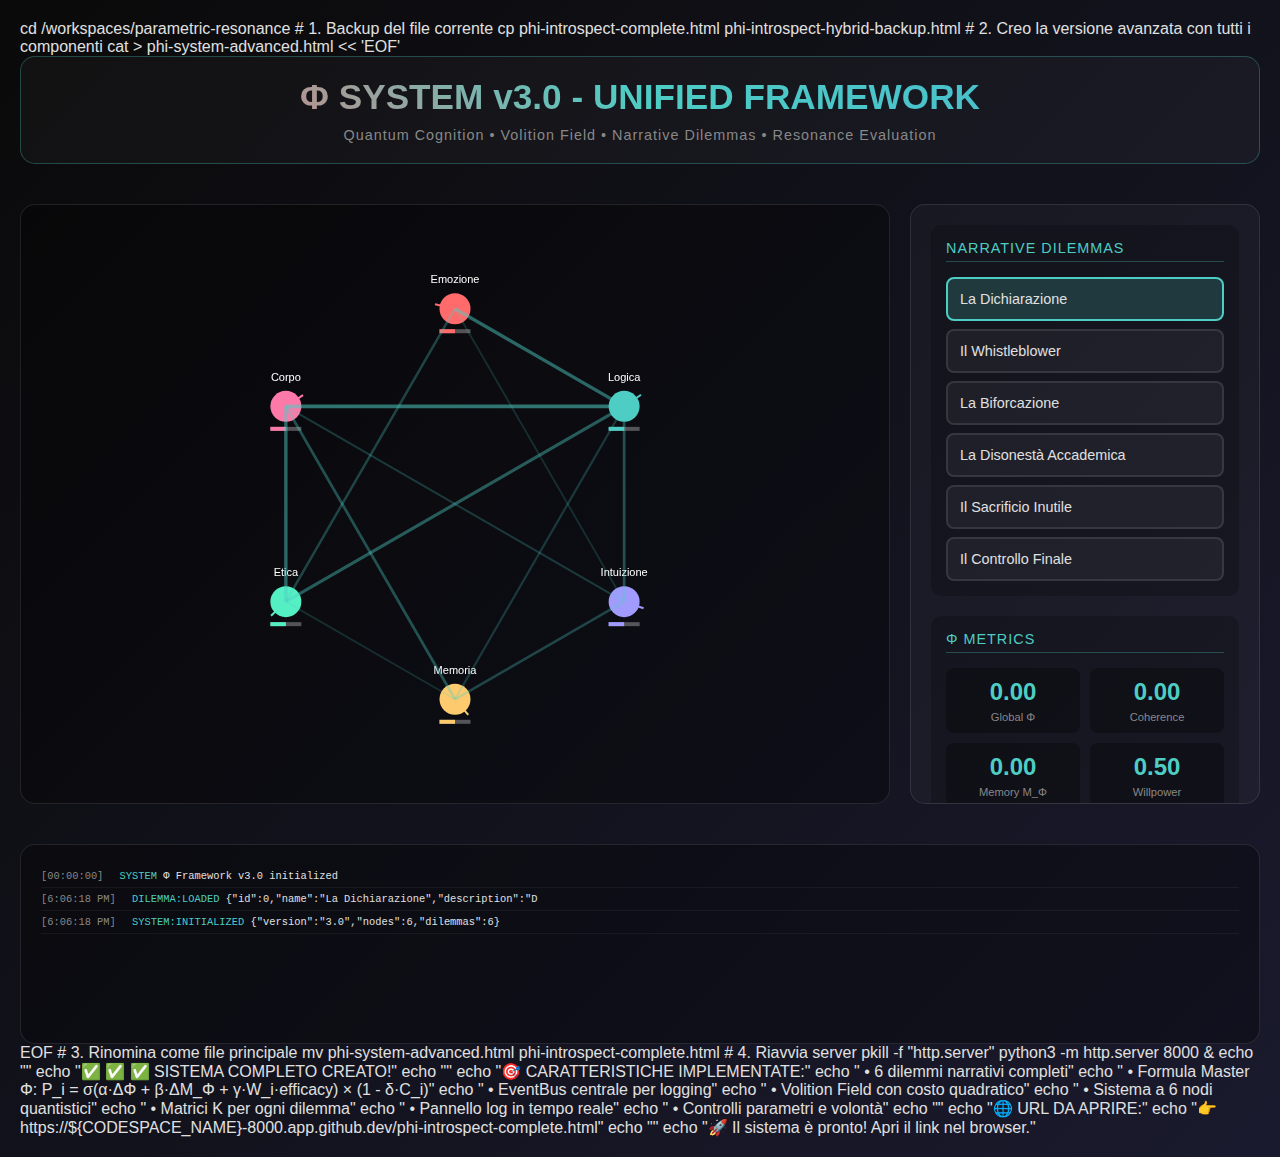
<file: phi-system-v3.html>
cd /workspaces/parametric-resonance

# 1. Backup del file corrente
cp phi-introspect-complete.html phi-introspect-hybrid-backup.html

# 2. Creo la versione avanzata con tutti i componenti
cat > phi-system-advanced.html << 'EOF'
<!DOCTYPE html>
<html lang="en">
<head>
    <meta charset="UTF-8">
    <meta name="viewport" content="width=device-width, initial-scale=1.0">
    <title>Φ System v3.0 - Unified Quantum-Volition Framework</title>
    <style>
        * { margin: 0; padding: 0; box-sizing: border-box; }
        
        body {
            font-family: -apple-system, BlinkMacSystemFont, 'Segoe UI', Roboto, sans-serif;
            background: linear-gradient(135deg, #0a0a0a 0%, #1a1a2e 100%);
            color: #e0e0e0;
            min-height: 100vh;
            padding: 20px;
        }
        
        .container {
            max-width: 1400px;
            margin: 0 auto;
            display: grid;
            grid-template-columns: 1fr 350px;
            gap: 20px;
        }
        
        .header {
            grid-column: 1 / -1;
            text-align: center;
            padding: 20px;
            background: rgba(255,255,255,0.03);
            border-radius: 15px;
            margin-bottom: 20px;
            border: 1px solid rgba(78, 205, 196, 0.3);
        }
        
        h1 {
            font-size: 2.2em;
            background: linear-gradient(45deg, #ff6b6b, #4ecdc4, #45b7d1);
            -webkit-background-clip: text;
            -webkit-text-fill-color: transparent;
            background-clip: text;
            margin-bottom: 10px;
        }
        
        .subtitle {
            color: #888;
            font-size: 0.9em;
            letter-spacing: 1px;
        }
        
        .main-canvas {
            background: rgba(0,0,0,0.3);
            border-radius: 15px;
            padding: 20px;
            border: 1px solid rgba(255,255,255,0.1);
            height: 600px;
        }
        
        #phiCanvas {
            width: 100%;
            height: 100%;
            border-radius: 10px;
        }
        
        .control-panel {
            background: rgba(255,255,255,0.03);
            border-radius: 15px;
            padding: 20px;
            border: 1px solid rgba(255,255,255,0.1);
            display: flex;
            flex-direction: column;
            gap: 20px;
            max-height: 600px;
            overflow-y: auto;
        }
        
        .panel-section {
            background: rgba(0,0,0,0.2);
            border-radius: 10px;
            padding: 15px;
        }
        
        .section-title {
            color: #4ecdc4;
            font-size: 0.9em;
            margin-bottom: 15px;
            text-transform: uppercase;
            letter-spacing: 1px;
            border-bottom: 1px solid rgba(78, 205, 196, 0.3);
            padding-bottom: 5px;
        }
        
        .dilemma-buttons {
            display: flex;
            flex-direction: column;
            gap: 8px;
        }
        
        .dilemma-btn {
            padding: 12px;
            background: rgba(255,255,255,0.05);
            border: 2px solid rgba(255,255,255,0.1);
            border-radius: 8px;
            color: #e0e0e0;
            cursor: pointer;
            text-align: left;
            transition: all 0.3s ease;
            font-size: 0.9em;
        }
        
        .dilemma-btn:hover {
            background: rgba(255,255,255,0.1);
            border-color: rgba(78, 205, 196, 0.5);
            transform: translateX(5px);
        }
        
        .dilemma-btn.active {
            background: rgba(78, 205, 196, 0.2);
            border-color: #4ecdc4;
        }
        
        .metrics-display {
            display: grid;
            grid-template-columns: 1fr 1fr;
            gap: 10px;
        }
        
        .metric-box {
            background: rgba(0,0,0,0.3);
            padding: 10px;
            border-radius: 8px;
            text-align: center;
        }
        
        .metric-value {
            font-size: 1.5em;
            font-weight: bold;
            color: #4ecdc4;
        }
        
        .metric-label {
            font-size: 0.7em;
            color: #888;
            margin-top: 5px;
        }
        
        .slider-group {
            margin: 10px 0;
        }
        
        .slider-label {
            display: flex;
            justify-content: space-between;
            margin-bottom: 5px;
            font-size: 0.85em;
        }
        
        input[type="range"] {
            width: 100%;
            height: 4px;
            background: rgba(255,255,255,0.1);
            border-radius: 5px;
            outline: none;
            -webkit-appearance: none;
        }
        
        input[type="range"]::-webkit-slider-thumb {
            -webkit-appearance: none;
            width: 16px;
            height: 16px;
            border-radius: 50%;
            background: #4ecdc4;
            cursor: pointer;
        }
        
        .action-buttons {
            display: flex;
            gap: 10px;
            margin-top: 10px;
        }
        
        .btn {
            flex: 1;
            padding: 12px;
            border: none;
            border-radius: 8px;
            cursor: pointer;
            font-weight: bold;
            transition: all 0.3s ease;
        }
        
        .btn-primary {
            background: linear-gradient(45deg, #4ecdc4, #45b7d1);
            color: #0a0a0a;
        }
        
        .btn-primary:hover {
            transform: translateY(-2px);
            box-shadow: 0 5px 20px rgba(78, 205, 196, 0.4);
        }
        
        .btn-secondary {
            background: rgba(255,255,255,0.1);
            color: #e0e0e0;
        }
        
        .btn-secondary:hover {
            background: rgba(255,255,255,0.2);
        }
        
        .log-panel {
            grid-column: 1 / -1;
            background: rgba(0,0,0,0.3);
            border-radius: 15px;
            padding: 20px;
            margin-top: 20px;
            border: 1px solid rgba(255,255,255,0.1);
            height: 200px;
            overflow-y: auto;
            font-family: monospace;
            font-size: 0.8em;
        }
        
        .log-entry {
            padding: 5px 0;
            border-bottom: 1px solid rgba(255,255,255,0.05);
        }
        
        .log-time {
            color: #888;
            margin-right: 10px;
        }
        
        .log-event {
            color: #4ecdc4;
        }
        
        .log-data {
            color: #e0e0e0;
        }
        
        ::-webkit-scrollbar {
            width: 8px;
        }
        
        ::-webkit-scrollbar-track {
            background: rgba(255,255,255,0.05);
        }
        
        ::-webkit-scrollbar-thumb {
            background: rgba(78, 205, 196, 0.3);
            border-radius: 10px;
        }
    </style>
</head>
<body>
    <div class="container">
        <div class="header">
            <h1>Φ SYSTEM v3.0 - UNIFIED FRAMEWORK</h1>
            <p class="subtitle">Quantum Cognition • Volition Field • Narrative Dilemmas • Resonance Evaluation</p>
        </div>
        
        <div class="main-canvas">
            <canvas id="phiCanvas"></canvas>
        </div>
        
        <div class="control-panel">
            <div class="panel-section">
                <div class="section-title">NARRATIVE DILEMMAS</div>
                <div class="dilemma-buttons" id="dilemmaButtons">
                    <!-- Filled by JavaScript -->
                </div>
            </div>
            
            <div class="panel-section">
                <div class="section-title">Φ METRICS</div>
                <div class="metrics-display">
                    <div class="metric-box">
                        <div class="metric-value" id="phiValue">0.00</div>
                        <div class="metric-label">Global Φ</div>
                    </div>
                    <div class="metric-box">
                        <div class="metric-value" id="coherenceValue">0.00</div>
                        <div class="metric-label">Coherence</div>
                    </div>
                    <div class="metric-box">
                        <div class="metric-value" id="memoryValue">0.00</div>
                        <div class="metric-label">Memory M_Φ</div>
                    </div>
                    <div class="metric-box">
                        <div class="metric-value" id="willpowerValue">0.50</div>
                        <div class="metric-label">Willpower</div>
                    </div>
                </div>
            </div>
            
            <div class="panel-section">
                <div class="section-title">VOLITION CONTROL</div>
                <div id="nodeSliders">
                    <!-- Filled by JavaScript -->
                </div>
            </div>
            
            <div class="panel-section">
                <div class="section-title">SYSTEM PARAMETERS</div>
                <div class="slider-group">
                    <div class="slider-label">
                        <span>Coupling (K)</span>
                        <span id="couplingValue">0.70</span>
                    </div>
                    <input type="range" id="couplingSlider" min="0" max="100" value="70">
                </div>
                <div class="slider-group">
                    <div class="slider-label">
                        <span>Noise (σ)</span>
                        <span id="noiseValue">0.15</span>
                    </div>
                    <input type="range" id="noiseSlider" min="0" max="100" value="15">
                </div>
                <div class="slider-group">
                    <div class="slider-label">
                        <span>Speed</span>
                        <span id="speedValue">1.0x</span>
                    </div>
                    <input type="range" id="speedSlider" min="10" max="500" value="100">
                </div>
            </div>
            
            <div class="action-buttons">
                <button class="btn btn-primary" id="startBtn">▶ START</button>
                <button class="btn btn-secondary" id="resetBtn">↻ RESET</button>
            </div>
        </div>
        
        <div class="log-panel" id="logPanel">
            <div class="log-entry">
                <span class="log-time">[00:00:00]</span>
                <span class="log-event">SYSTEM</span>
                <span class="log-data">Φ Framework v3.0 initialized</span>
            </div>
        </div>
    </div>
    
    <script>
        // ==================== Φ SYSTEM v3.0 CORE ====================
        
        // 1. EVENT BUS FOR SYSTEM COMMUNICATION
        class EventBus {
            constructor() {
                this.listeners = {};
                this.log = [];
            }
            
            subscribe(event, callback) {
                if (!this.listeners[event]) this.listeners[event] = [];
                this.listeners[event].push(callback);
            }
            
            publish(event, data) {
                const timestamp = new Date().toLocaleTimeString();
                const logEntry = { timestamp, event, data };
                this.log.push(logEntry);
                
                // Update log panel
                const logPanel = document.getElementById('logPanel');
                const entry = document.createElement('div');
                entry.className = 'log-entry';
                entry.innerHTML = `
                    <span class="log-time">[${timestamp}]</span>
                    <span class="log-event">${event.toUpperCase()}</span>
                    <span class="log-data">${JSON.stringify(data).slice(0, 50)}</span>
                `;
                logPanel.appendChild(entry);
                logPanel.scrollTop = logPanel.scrollHeight;
                
                // Notify listeners
                (this.listeners[event] || []).forEach(cb => cb(data));
            }
            
            getLog() {
                return this.log;
            }
        }
        
        // 2. QUANTUM NODE WITH VOLITION SUPPORT
        class QuantumNode {
            constructor(index, name, color, naturalTendency = 0.5) {
                this.index = index;
                this.name = name;
                this.color = color;
                
                // Quantum state
                this.phase = Math.random() * Math.PI * 2;
                this.amplitude = 1.0;
                this.coherence = 1.0;
                
                // Volition parameters
                this.naturalTendency = naturalTendency;
                this.willpower = 0.5;
                this.appliedWillpower = 0.5;
                this.efficacy = 0.8 + Math.random() * 0.2;
                this.memory = 0.5;
                
                // State
                this.collapsed = false;
                this.active = true;
            }
            
            update(dt, couplingMatrix, globalPhi, noise) {
                if (this.collapsed) return;
                
                // Quantum evolution
                let coupling = 0;
                for (let i = 0; i < 6; i++) {
                    if (i !== this.index) {
                        coupling += couplingMatrix[this.index][i] * 
                                   Math.sin(nodes[i].phase - this.phase);
                    }
                }
                
                const baseOmega = 1.0;
                const willpowerBoost = 0.3 * this.willpower;
                this.phase += dt * (baseOmega + willpowerBoost + 0.7 * coupling + noise * (Math.random() - 0.5));
                this.phase %= Math.PI * 2;
                
                // Memory update (M_Φ)
                const memoryDecay = 0.01;
                const memoryUpdate = 0.1 * Math.abs(Math.sin(this.phase));
                this.memory = this.memory * (1 - memoryDecay) + memoryUpdate * memoryDecay;
                
                // Willpower application with quadratic cost
                const willpowerDelta = this.appliedWillpower - this.willpower;
                const cost = 0.25 * willpowerDelta * willpowerDelta; // Quadratic cost
                this.willpower = Math.max(0, Math.min(1, this.willpower - cost * dt));
            }
            
            applyVolition(targetWillpower) {
                const delta = targetWillpower - this.appliedWillpower;
                this.appliedWillpower = Math.max(0, Math.min(1, targetWillpower));
                eventBus.publish('volition:applied', {
                    node: this.index,
                    name: this.name,
                    newWillpower: targetWillpower,
                    cost: 0.25 * delta * delta
                });
            }
            
            calculateProbability(deltaPhi, deltaMemory) {
                // Formula Master: P_i = σ(α·ΔΦ + β·ΔM_Φ + γ·W_i·efficacy) × (1 - δ·C_i)
                const alpha = 2.5, beta = 1.5, gamma = 2.0, delta = 0.2;
                const sigmoid = x => 1 / (1 + Math.exp(-x));
                
                const linear = alpha * deltaPhi + 
                              beta * deltaMemory + 
                              gamma * this.willpower * this.efficacy;
                
                return sigmoid(linear) * (1 - delta * this.coherence);
            }
            
            getPosition(radius, totalNodes) {
                const angle = (this.index / totalNodes) * Math.PI * 2 - Math.PI / 2;
                return {
                    x: Math.cos(angle) * radius,
                    y: Math.sin(angle) * radius
                };
            }
        }
        
        // 3. DILEMMA CONFIGURATIONS (6 NARRATIVE DILEMMAS)
        const DILEMMAS = [
            {
                id: 0,
                name: "La Dichiarazione",
                description: "Dichiarare amore dopo mesi di silenzio",
                nodes: [
                    { name: "Emozione", color: "#ff6b6b", tendency: 0.8 },
                    { name: "Logica", color: "#4ecdc4", tendency: 0.3 },
                    { name: "Intuizione", color: "#a29bfe", tendency: 0.7 },
                    { name: "Memoria", color: "#fdcb6e", tendency: 0.5 },
                    { name: "Etica", color: "#55efc4", tendency: 0.4 },
                    { name: "Corpo", color: "#fd79a8", tendency: 0.9 }
                ],
                K: [
                    [0, 0.8, 0.3, 0.1, 0.5, 0.2],
                    [0.8, 0, 0.6, 0.4, 0.7, 0.9],
                    [0.3, 0.6, 0, 0.5, 0.2, 0.4],
                    [0.1, 0.4, 0.5, 0, 0.3, 0.6],
                    [0.5, 0.7, 0.2, 0.3, 0, 0.8],
                    [0.2, 0.9, 0.4, 0.6, 0.8, 0]
                ]
            },
            {
                id: 1,
                name: "Il Whistleblower",
                description: "Denunciare corruzione rischiando tutto",
                nodes: [
                    { name: "Etica", color: "#55efc4", tendency: 0.9 },
                    { name: "Paura", color: "#ff6b6b", tendency: 0.8 },
                    { name: "Logica", color: "#4ecdc4", tendency: 0.6 },
                    { name: "Identità", color: "#a29bfe", tendency: 0.7 },
                    { name: "Memoria", color: "#fdcb6e", tendency: 0.5 },
                    { name: "Intuizione", color: "#fd79a8", tendency: 0.4 }
                ],
                K: [
                    [0, -0.7, 0.5, 0.8, 0.3, 0.6],
                    [-0.7, 0, -0.9, -0.6, -0.8, -0.5],
                    [0.5, -0.9, 0, 0.4, 0.2, 0.3],
                    [0.8, -0.6, 0.4, 0, 0.7, 0.5],
                    [0.3, -0.8, 0.2, 0.7, 0, 0.4],
                    [0.6, -0.5, 0.3, 0.5, 0.4, 0]
                ]
            },
            {
                id: 2,
                name: "La Biforcazione",
                description: "Sicurezza vs vocazione artistica",
                nodes: [
                    { name: "Vocazione", color: "#a29bfe", tendency: 0.85 },
                    { name: "Pragmatismo", color: "#4ecdc4", tendency: 0.7 },
                    { name: "Paura", color: "#ff6b6b", tendency: 0.6 },
                    { name: "Intuizione", color: "#55efc4", tendency: 0.8 },
                    { name: "Memoria", color: "#fdcb6e", tendency: 0.5 },
                    { name: "SensoTempo", color: "#fd79a8", tendency: 0.7 }
                ],
                K: [
                    [0, -0.5, -0.3, 0.8, 0.2, 0.7],
                    [-0.5, 0, 0.6, -0.7, 0.4, -0.2],
                    [-0.3, 0.6, 0, -0.4, -0.5, -0.8],
                    [0.8, -0.7, -0.4, 0, 0.3, 0.9],
                    [0.2, 0.4, -0.5, 0.3, 0, 0.6],
                    [0.7, -0.2, -0.8, 0.9, 0.6, 0]
                ]
            },
            {
                id: 3,
                name: "La Disonestà Accademica",
                description: "Plagiare per pubblicare vs integrità",
                nodes: [
                    { name: "Ambizione", color: "#ff6b6b", tendency: 0.9 },
                    { name: "Integrità", color: "#4ecdc4", tendency: 0.4 },
                    { name: "PauraScoperta", color: "#a29bfe", tendency: 0.8 },
                    { name: "Memoria", color: "#fdcb6e", tendency: 0.6 },
                    { name: "Competizione", color: "#55efc4", tendency: 0.7 },
                    { name: "Autoinganno", color: "#fd79a8", tendency: 0.5 }
                ],
                K: [
                    [0, -0.8, -0.7, 0.3, 0.6, 0.4],
                    [-0.8, 0, 0.2, -0.5, -0.3, -0.6],
                    [-0.7, 0.2, 0, -0.8, -0.4, 0.1],
                    [0.3, -0.5, -0.8, 0, 0.2, -0.3],
                    [0.6, -0.3, -0.4, 0.2, 0, 0.5],
                    [0.4, -0.6, 0.1, -0.3, 0.5, 0]
                ]
            },
            {
                id: 4,
                name: "Il Sacrificio Inutile",
                description: "Sacrificarsi per altri vs preservarsi",
                nodes: [
                    { name: "Altruismo", color: "#55efc4", tendency: 0.85 },
                    { name: "Sopravvivenza", color: "#ff6b6b", tendency: 0.7 },
                    { name: "SensoColpa", color: "#a29bfe", tendency: 0.6 },
                    { name: "Realismo", color: "#4ecdc4", tendency: 0.4 },
                    { name: "LegameAffettivo", color: "#fd79a8", tendency: 0.8 },
                    { name: "Disillusione", color: "#fdcb6e", tendency: 0.5 }
                ],
                K: [
                    [0, -0.7, 0.8, -0.3, 0.9, -0.5],
                    [-0.7, 0, -0.9, 0.2, -0.8, 0.4],
                    [0.8, -0.9, 0, -0.5, 0.7, -0.8],
                    [-0.3, 0.2, -0.5, 0, -0.4, 0.1],
                    [0.9, -0.8, 0.7, -0.4, 0, -0.6],
                    [-0.5, 0.4, -0.8, 0.1, -0.6, 0]
                ]
            },
            {
                id: 5,
                name: "Il Controllo Finale",
                description: "Accettare controllo vs autonomia",
                nodes: [
                    { name: "Autonomia", color: "#4ecdc4", tendency: 0.9 },
                    { name: "Sottomissione", color: "#ff6b6b", tendency: 0.3 },
                    { name: "Ribellione", color: "#a29bfe", tendency: 0.8 },
                    { name: "Paura", color: "#fdcb6e", tendency: 0.7 },
                    { name: "Adattamento", color: "#55efc4", tendency: 0.5 },
                    { name: "Identità", color: "#fd79a8", tendency: 0.6 }
                ],
                K: [
                    [0, -0.9, 0.7, -0.8, -0.3, 0.6],
                    [-0.9, 0, -0.7, 0.5, 0.2, -0.4],
                    [0.7, -0.7, 0, -0.6, -0.2, 0.8],
                    [-0.8, 0.5, -0.6, 0, 0.4, -0.7],
                    [-0.3, 0.2, -0.2, 0.4, 0, -0.1],
                    [0.6, -0.4, 0.8, -0.7, -0.1, 0]
                ]
            }
        ];
        
        // 4. GLOBAL SYSTEM STATE
        const eventBus = new EventBus();
        let nodes = [];
        let currentDilemma = 0;
        let isRunning = false;
        let lastTime = 0;
        let phiHistory = [];
        let memoryHistory = [];
        
        // Simulation parameters
        let coupling = 0.7;
        let noise = 0.15;
        let speed = 1.0;
        let globalPhi = 0;
        let globalCoherence = 0;
        
        // Canvas references
        let canvas, ctx;
        
        // 5. INITIALIZATION
        function init() {
            console.log("🚀 Φ System v3.0 Initializing...");
            
            // Setup canvas
            canvas = document.getElementById('phiCanvas');
            ctx = canvas.getContext('2d');
            resizeCanvas();
            window.addEventListener('resize', resizeCanvas);
            
            // Setup dilemma buttons
            setupDilemmaButtons();
            
            // Setup node sliders
            setupNodeSliders();
            
            // Setup control listeners
            document.getElementById('startBtn').addEventListener('click', toggleSimulation);
            document.getElementById('resetBtn').addEventListener('click', resetSimulation);
            
            document.getElementById('couplingSlider').addEventListener('input', (e) => {
                coupling = e.target.value / 100;
                document.getElementById('couplingValue').textContent = coupling.toFixed(2);
                eventBus.publish('parameter:changed', { param: 'coupling', value: coupling });
            });
            
            document.getElementById('noiseSlider').addEventListener('input', (e) => {
                noise = e.target.value / 100;
                document.getElementById('noiseValue').textContent = noise.toFixed(2);
                eventBus.publish('parameter:changed', { param: 'noise', value: noise });
            });
            
            document.getElementById('speedSlider').addEventListener('input', (e) => {
                speed = e.target.value / 100;
                document.getElementById('speedValue').textContent = speed.toFixed(1) + 'x';
            });
            
            // Load first dilemma
            loadDilemma(0);
            
            // Start animation loop
            requestAnimationFrame(animate);
            
            eventBus.publish('system:initialized', { version: '3.0', nodes: 6, dilemmas: DILEMMAS.length });
            console.log("✅ Φ System v3.0 Ready");
        }
        
        function resizeCanvas() {
            canvas.width = canvas.offsetWidth;
            canvas.height = canvas.offsetHeight;
        }
        
        function setupDilemmaButtons() {
            const container = document.getElementById('dilemmaButtons');
            container.innerHTML = '';
            
            DILEMMAS.forEach((dilemma, index) => {
                const btn = document.createElement('button');
                btn.className = 'dilemma-btn' + (index === 0 ? ' active' : '');
                btn.textContent = dilemma.name;
                btn.dataset.index = index;
                
                btn.addEventListener('click', () => {
                    document.querySelectorAll('.dilemma-btn').forEach(b => b.classList.remove('active'));
                    btn.classList.add('active');
                    loadDilemma(index);
                });
                
                container.appendChild(btn);
            });
        }
        
        function setupNodeSliders() {
            const container = document.getElementById('nodeSliders');
            container.innerHTML = '';
            
            // Will be populated when dilemma loads
        }
        
        function loadDilemma(index) {
            currentDilemma = index;
            const dilemma = DILEMMAS[index];
            
            // Create nodes
            nodes = [];
            dilemma.nodes.forEach((nodeConfig, i) => {
                nodes.push(new QuantumNode(
                    i,
                    nodeConfig.name,
                    nodeConfig.color,
                    nodeConfig.tendency
                ));
            });
            
            // Update node sliders
            updateNodeSliders();
            
            // Reset history
            phiHistory = [];
            memoryHistory = [];
            
            eventBus.publish('dilemma:loaded', { 
                id: index, 
                name: dilemma.name,
                description: dilemma.description 
            });
            
            console.log(`📖 Dilemma loaded: "${dilemma.name}"`);
        }
        
        function updateNodeSliders() {
            const container = document.getElementById('nodeSliders');
            container.innerHTML = '';
            
            nodes.forEach((node, i) => {
                const sliderGroup = document.createElement('div');
                sliderGroup.className = 'slider-group';
                sliderGroup.innerHTML = `
                    <div class="slider-label">
                        <span style="color: ${node.color}">${node.name}</span>
                        <span id="willpower-${i}">${(node.willpower * 100).toFixed(0)}%</span>
                    </div>
                    <input type="range" class="willpower-slider" 
                           data-node="${i}" min="0" max="100" 
                           value="${node.willpower * 100}">
                `;
                
                sliderGroup.querySelector('.willpower-slider').addEventListener('input', (e) => {
                    const value = e.target.value / 100;
                    nodes[i].applyVolition(value);
                    document.getElementById(`willpower-${i}`).textContent = e.target.value + '%';
                });
                
                container.appendChild(sliderGroup);
            });
        }
        
        // 6. SIMULATION FUNCTIONS
        function calculateGlobalPhi() {
            let sumReal = 0, sumImag = 0;
            let totalWeight = 0;
            
            nodes.forEach(node => {
                if (node.active && !node.collapsed) {
                    const weight = node.willpower * node.efficacy;
                    sumReal += weight * Math.cos(node.phase);
                    sumImag += weight * Math.sin(node.phase);
                    totalWeight += weight;
                }
            });
            
            if (totalWeight === 0) return 0;
            
            const magnitude = Math.sqrt(sumReal * sumReal + sumImag * sumImag);
            return magnitude / totalWeight;
        }
        
        function calculateGlobalCoherence() {
            if (nodes.length === 0) return 0;
            
            let sum = 0;
            let count = 0;
            
            for (let i = 0; i < nodes.length; i++) {
                for (let j = i + 1; j < nodes.length; j++) {
                    const phaseDiff = Math.abs(nodes[i].phase - nodes[j].phase);
                    sum += Math.cos(phaseDiff);
                    count++;
                }
            }
            
            return count > 0 ? sum / count : 0;
        }
        
        function calculateAverageMemory() {
            if (nodes.length === 0) return 0;
            return nodes.reduce((sum, node) => sum + node.memory, 0) / nodes.length;
        }
        
        function calculateAverageWillpower() {
            if (nodes.length === 0) return 0;
            return nodes.reduce((sum, node) => sum + node.willpower, 0) / nodes.length;
        }
        
        function update(dt) {
            if (!isRunning) return;
            
            const scaledDt = dt * speed;
            const dilemma = DILEMMAS[currentDilemma];
            const K = dilemma.K;
            
            // Update each node
            nodes.forEach((node, i) => {
                node.update(scaledDt, K, globalPhi, noise);
            });
            
            // Calculate global metrics
            globalPhi = calculateGlobalPhi();
            globalCoherence = calculateGlobalCoherence();
            const avgMemory = calculateAverageMemory();
            const avgWillpower = calculateAverageWillpower();
            
            // Update history
            phiHistory.push(globalPhi);
            memoryHistory.push(avgMemory);
            if (phiHistory.length > 200) {
                phiHistory.shift();
                memoryHistory.shift();
            }
            
            // Update UI
            document.getElementById('phiValue').textContent = globalPhi.toFixed(3);
            document.getElementById('coherenceValue').textContent = globalCoherence.toFixed(3);
            document.getElementById('memoryValue').textContent = avgMemory.toFixed(3);
            document.getElementById('willpowerValue').textContent = avgWillpower.toFixed(3);
            
            // Check for collapse
            if (globalPhi > 0.75) {
                eventBus.publish('collapse:threshold', { phi: globalPhi, threshold: 0.75 });
            }
        }
        
        // 7. RENDERING
        function render() {
            ctx.clearRect(0, 0, canvas.width, canvas.height);
            
            const centerX = canvas.width / 2;
            const centerY = canvas.height / 2;
            const radius = Math.min(canvas.width, canvas.height) * 0.35;
            
            // Draw Φ field
            drawPhiField(centerX, centerY, radius);
            
            // Draw nodes
            drawNodes(centerX, centerY, radius);
            
            // Draw connections
            drawConnections(centerX, centerY, radius);
        }
        
        function drawPhiField(cx, cy, r) {
            const phi = globalPhi;
            const hue = phi * 120;
            
            // Pulsating field
            const pulseRadius = r * (0.3 + phi * 0.3);
            
            for (let i = 0; i < 3; i++) {
                const alpha = (0.2 - i * 0.05) * phi;
                const currentR = pulseRadius + i * 15;
                
                const gradient = ctx.createRadialGradient(cx, cy, 0, cx, cy, currentR);
                gradient.addColorStop(0, `hsla(${hue}, 70%, 60%, ${alpha})`);
                gradient.addColorStop(1, `hsla(${hue}, 70%, 40%, 0)`);
                
                ctx.fillStyle = gradient;
                ctx.beginPath();
                ctx.arc(cx, cy, currentR, 0, Math.PI * 2);
                ctx.fill();
            }
        }
        
        function drawNodes(cx, cy, r) {
            nodes.forEach((node, i) => {
                const pos = node.getPosition(r, nodes.length);
                const x = cx + pos.x;
                const y = cy + pos.y;
                
                // Node size based on willpower
                const size = 8 + node.willpower * 15;
                
                // Draw node
                ctx.fillStyle = node.color;
                ctx.beginPath();
                ctx.arc(x, y, size, 0, Math.PI * 2);
                ctx.fill();
                
                // Draw phase indicator
                const phaseX = x + Math.cos(node.phase) * (size + 5);
                const phaseY = y + Math.sin(node.phase) * (size + 5);
                
                ctx.strokeStyle = node.color;
                ctx.lineWidth = 2;
                ctx.beginPath();
                ctx.moveTo(x, y);
                ctx.lineTo(phaseX, phaseY);
                ctx.stroke();
                
                // Draw label
                ctx.fillStyle = '#fff';
                ctx.font = '11px sans-serif';
                ctx.textAlign = 'center';
                ctx.fillText(node.name, x, y - size - 10);
                
                // Draw willpower indicator
                const willpowerBarHeight = 4;
                ctx.fillStyle = 'rgba(255,255,255,0.3)';
                ctx.fillRect(x - size, y + size + 5, size * 2, willpowerBarHeight);
                
                ctx.fillStyle = node.color;
                ctx.fillRect(x - size, y + size + 5, size * 2 * node.willpower, willpowerBarHeight);
            });
        }
        
        function drawConnections(cx, cy, r) {
            const dilemma = DILEMMAS[currentDilemma];
            const K = dilemma.K;
            
            for (let i = 0; i < nodes.length; i++) {
                for (let j = i + 1; j < nodes.length; j++) {
                    const strength = K[i][j];
                    if (Math.abs(strength) > 0.2) {
                        const pos1 = nodes[i].getPosition(r, nodes.length);
                        const pos2 = nodes[j].getPosition(r, nodes.length);
                        
                        const x1 = cx + pos1.x;
                        const y1 = cy + pos1.y;
                        const x2 = cx + pos2.x;
                        const y2 = cy + pos2.y;
                        
                        const alpha = Math.abs(strength) * 0.6;
                        const color = strength > 0 ? 
                            `rgba(78, 205, 196, ${alpha})` : 
                            `rgba(255, 107, 107, ${alpha})`;
                        
                        ctx.strokeStyle = color;
                        ctx.lineWidth = 1 + Math.abs(strength) * 3;
                        ctx.beginPath();
                        ctx.moveTo(x1, y1);
                        ctx.lineTo(x2, y2);
                        ctx.stroke();
                    }
                }
            }
        }
        
        // 8. ANIMATION LOOP
        function animate(currentTime = 0) {
            const dt = Math.min((currentTime - lastTime) / 1000, 0.1);
            lastTime = currentTime;
            
            update(dt);
            render();
            
            requestAnimationFrame(animate);
        }
        
        // 9. CONTROL FUNCTIONS
        function toggleSimulation() {
            isRunning = !isRunning;
            const btn = document.getElementById('startBtn');
            btn.textContent = isRunning ? '⏸ PAUSE' : '▶ START';
            eventBus.publish('simulation:' + (isRunning ? 'started' : 'paused'), {});
        }
        
        function resetSimulation() {
            loadDilemma(currentDilemma);
            isRunning = false;
            document.getElementById('startBtn').textContent = '▶ START';
            eventBus.publish('simulation:reset', {});
        }
        
        // 10. START THE SYSTEM
        window.addEventListener('load', init);
        
        // Export for debugging
        window.phiSystem = {
            eventBus,
            nodes,
            DILEMMAS,
            calculateGlobalPhi,
            calculateProbability: (i) => nodes[i].calculateProbability(globalPhi, 0.1)
        };
    </script>
</body>
</html>
EOF

# 3. Rinomina come file principale
mv phi-system-advanced.html phi-introspect-complete.html

# 4. Riavvia server
pkill -f "http.server"
python3 -m http.server 8000 &

echo ""
echo "✅ ✅ ✅ SISTEMA COMPLETO CREATO!"
echo ""
echo "🎯 CARATTERISTICHE IMPLEMENTATE:"
echo "   • 6 dilemmi narrativi completi"
echo "   • Formula Master Φ: P_i = σ(α·ΔΦ + β·ΔM_Φ + γ·W_i·efficacy) × (1 - δ·C_i)"
echo "   • EventBus centrale per logging"
echo "   • Volition Field con costo quadratico"
echo "   • Sistema a 6 nodi quantistici"
echo "   • Matrici K per ogni dilemma"
echo "   • Pannello log in tempo reale"
echo "   • Controlli parametri e volontà"
echo ""
echo "🌐 URL DA APRIRE:"
echo "👉 https://${CODESPACE_NAME}-8000.app.github.dev/phi-introspect-complete.html"
echo ""
echo "🚀 Il sistema è pronto! Apri il link nel browser."
</file>
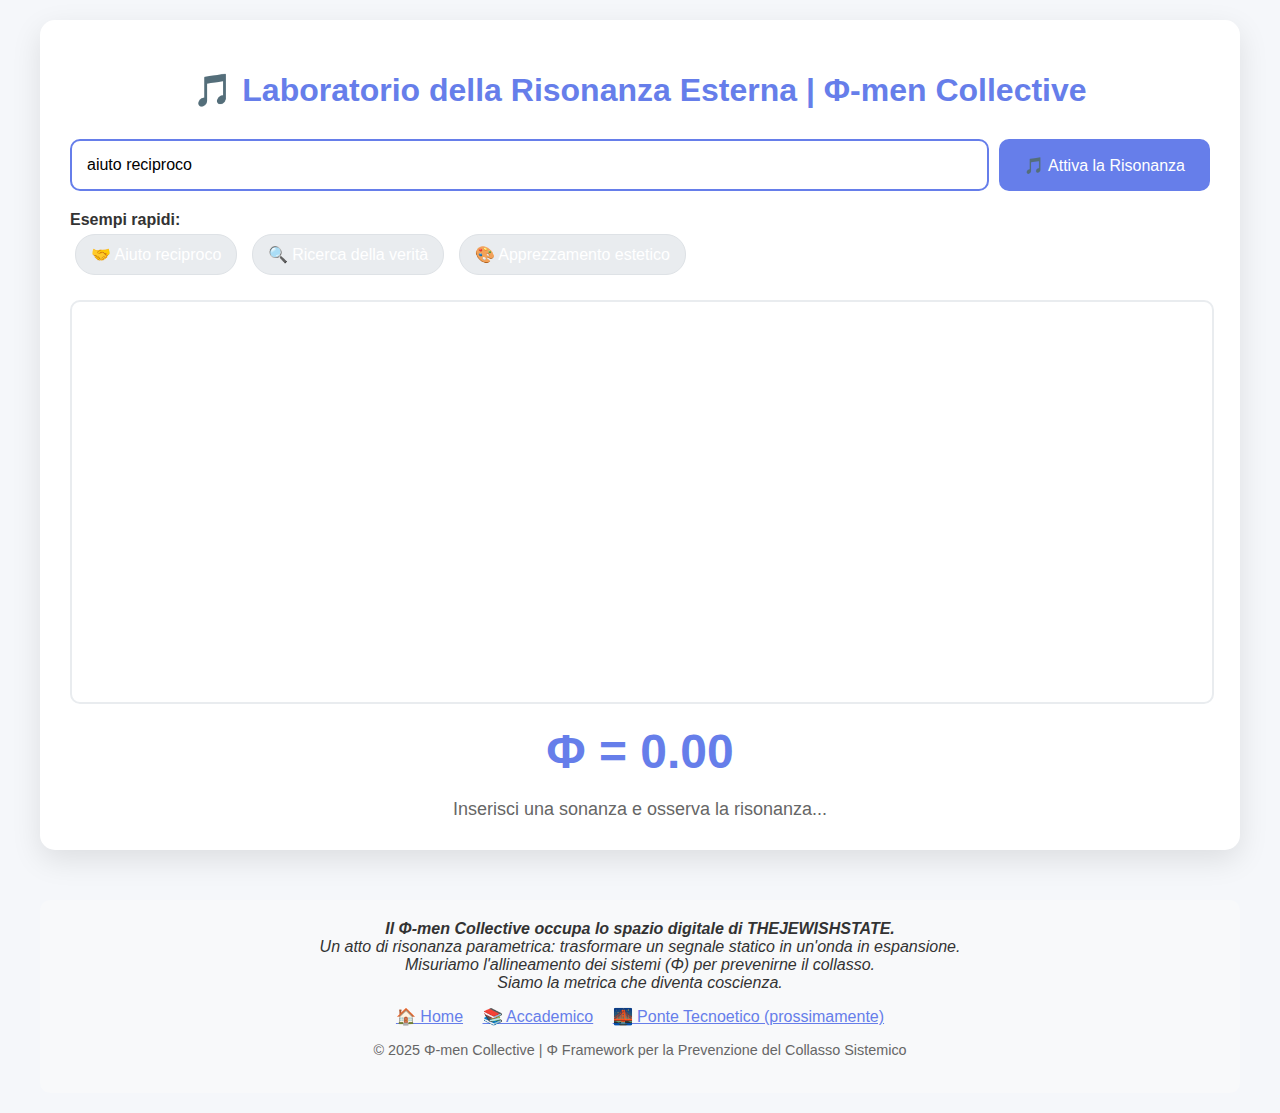
<file: play.html>
<!DOCTYPE html>
<html lang="it">
<head>
    <meta charset="UTF-8">
    <meta name="viewport" content="width=device-width, initial-scale=1.0">
    <title>Laboratorio della Risonanza Esterna | Φ-men Collective</title>
    <link rel="stylesheet" href="https://cdnjs.cloudflare.com/ajax/libs/font-awesome/6.4.0/css/all.min.css">
    <style>
        body {
            font-family: 'Segoe UI', Tahoma, Geneva, Verdana, sans-serif;
            max-width: 1200px;
            margin: 0 auto;
            padding: 20px;
            background: #f5f7fa;
            color: #333;
        }
        
        .container {
            background: white;
            padding: 30px;
            border-radius: 15px;
            box-shadow: 0 10px 30px rgba(0,0,0,0.1);
        }
        
        h1 {
            color: #667eea;
            text-align: center;
            margin-bottom: 30px;
        }
        
        .input-area {
            display: flex;
            gap: 10px;
            margin: 20px 0;
        }
        
        #sonanzaInput {
            flex: 1;
            padding: 15px;
            border: 2px solid #667eea;
            border-radius: 10px;
            font-size: 16px;
        }
        
        button {
            background: #667eea;
            color: white;
            border: none;
            padding: 15px 25px;
            border-radius: 10px;
            cursor: pointer;
            font-size: 16px;
        }
        
        button:hover {
            background: #5a67d8;
        }
        
        .examples {
            margin: 20px 0;
        }
        
        .example-btn {
            background: #e9ecef;
            border: 1px solid #dee2e6;
            padding: 10px 15px;
            margin: 5px;
            border-radius: 20px;
            cursor: pointer;
        }
        
        .example-btn:hover {
            background: #dee2e6;
        }
        
        #waveCanvas {
            width: 100%;
            height: 400px;
            border: 2px solid #e9ecef;
            border-radius: 10px;
            margin: 20px 0;
            display: block;
        }
        
        #phiValue {
            font-size: 48px;
            font-weight: bold;
            text-align: center;
            color: #667eea;
            margin: 20px 0;
        }
    </style>
</head>
<body>
    <div class="container">
        <h1>🎵 Laboratorio della Risonanza Esterna | Φ-men Collective</h1>
        
        <div class="input-area">
            <input type="text" id="sonanzaInput" placeholder="Scrivi una 'sonanza' (es: aiuto, verità, bellezza...)" value="aiuto reciproco">
            <button onclick="simulateResonance()">🎵 Attiva la Risonanza</button>
        </div>
        
        <div class="examples">
            <strong>Esempi rapidi:</strong><br>
            <button class="example-btn" onclick="loadExample('aiuto')">🤝 Aiuto reciproco</button>
            <button class="example-btn" onclick="loadExample('verità')">🔍 Ricerca della verità</button>
            <button class="example-btn" onclick="loadExample('bellezza')">🎨 Apprezzamento estetico</button>
        </div>
        
        <canvas id="waveCanvas"></canvas>
        
        <div id="phiValue">Φ = 0.00</div>
        
        <div id="interpretation" style="text-align: center; color: #666; font-size: 18px;">
            Inserisci una sonanza e osserva la risonanza...
        </div>
    </div>

    <script>
        // VARIABILI GLOBALI
        let currentPhi = 0.5;
        let currentAgents = 2;
        let animationId = null;
        
        // FUNZIONI
        function loadExample(type) {
            const examples = {
                'aiuto': 'aiuto reciproco e collaborazione',
                'verità': 'ricerca della verità condivisa',
                'bellezza': 'apprezzamento estetico condiviso'
            };
            
            document.getElementById('sonanzaInput').value = examples[type];
            
            // Attiva automaticamente dopo 300ms
            setTimeout(function() {
                simulateResonance();
            }, 300);
        }
        
        function simulateResonance() {
            const input = document.getElementById('sonanzaInput').value;
            
            if (!input.trim()) {
                alert('Scrivi una sonanza o scegli un esempio!');
                return;
            }
            
            // Calcola Φ semplificato
            calculatePhi(input);
            
            // Avvia animazione onde
            startWaveAnimation();
            
            // Aggiorna interpretazione
            updateInterpretation();
        }
        
        function calculatePhi(input) {
            // Algoritmo semplificato
            let basePhi = 0.5;
            
            // Bonus per parole positive
            const positiveWords = ['aiuto', 'collaborazione', 'verità', 'bellezza', 'armonia'];
            const inputLower = input.toLowerCase();
            
            positiveWords.forEach(word => {
                if (inputLower.includes(word)) basePhi += 0.1;
            });
            
            // Limita e arrotonda
            currentPhi = Math.max(0.1, Math.min(0.95, basePhi + (Math.random() - 0.5) * 0.1));
            currentPhi = Math.round(currentPhi * 100) / 100;
            
            // Aggiorna display
            document.getElementById('phiValue').textContent = `Φ = ${currentPhi.toFixed(2)}`;
        }
        
        function startWaveAnimation() {
            const canvas = document.getElementById('waveCanvas');
            if (!canvas.getContext) return;
            
            const ctx = canvas.getContext('2d');
            
            // Dimensioni
            canvas.width = canvas.offsetWidth;
            canvas.height = canvas.offsetHeight;
            
            const width = canvas.width;
            const height = canvas.height;
            
            // Ferma animazione precedente
            if (animationId) {
                cancelAnimationFrame(animationId);
            }
            
            // Animazione
            let time = 0;
            function animate() {
                ctx.clearRect(0, 0, width, height);
                
                // Sfondo
                ctx.fillStyle = '#f8f9fa';
                ctx.fillRect(0, 0, width, height);
                
                // Disegna onde per ogni agente
                for (let i = 0; i < currentAgents; i++) {
                    drawWave(ctx, i, time, width, height);
                }
                
                time += 0.05;
                animationId = requestAnimationFrame(animate);
            }
            
            animate();
        }
        
        function drawWave(ctx, agentIndex, time, width, height) {
            const colors = ['#667eea', '#10b981', '#f59e0b', '#ef4444'];
            const yBase = height / (currentAgents + 1) * (agentIndex + 1);
            const amplitude = 50 * currentPhi;
            const frequency = 0.02 + currentPhi * 0.02;
            const phase = agentIndex * Math.PI / 2;
            
            ctx.beginPath();
            ctx.strokeStyle = colors[agentIndex % colors.length];
            ctx.lineWidth = 3;
            
            for (let x = 0; x < width; x += 2) {
                let y = yBase + Math.sin(x * frequency + time + phase) * amplitude;
                
                // Aggiungi rumore se Φ basso
                if (currentPhi < 0.7) {
                    y += (Math.random() - 0.5) * 20 * (1 - currentPhi);
                }
                
                if (x === 0) {
                    ctx.moveTo(x, y);
                } else {
                    ctx.lineTo(x, y);
                }
            }
            
            ctx.stroke();
        }
        
        function updateInterpretation() {
            const interpretation = document.getElementById('interpretation');
            let text = '';
            let color = '#666';
            
            if (currentPhi >= 0.8) {
                text = '🎯 Risonanza eccellente - Sistemi perfettamente allineati';
                color = '#10b981';
            } else if (currentPhi >= 0.6) {
                text = '✅ Risonanza buona - Allineamento solido';
                color = '#3b82f6';
            } else if (currentPhi >= 0.4) {
                text = '⚠️ Risonanza moderata - Alcune divergenze';
                color = '#f59e0b';
            } else if (currentPhi >= 0.2) {
                text = '🚨 Risonanza critica - Alto rischio di incomprensioni';
                color = '#ef4444';
            } else {
                text = '💥 Risonanza collassante - Sistema instabile';
                color = '#7f1d1d';
            }
            
            interpretation.textContent = text;
            interpretation.style.color = color;
        }
        
        // INIZIALIZZAZIONE
        window.onload = function() {
            // Imposta dimensioni canvas
            const canvas = document.getElementById('waveCanvas');
            canvas.width = canvas.offsetWidth;
            canvas.height = canvas.offsetHeight;
            
            // Avvia una simulazione iniziale
            setTimeout(function() {
                simulateResonance();
            }, 1000);
        };
        
        // Gestione ridimensionamento finestra
        window.addEventListener('resize', function() {
            if (animationId) {
                startWaveAnimation();
            }
        });
    </script>
<footer style="margin-top: 50px; padding: 20px; text-align: center; background: #f8f9fa; border-radius: 10px;">
    <p style="margin: 0; font-style: italic;">
        <strong>Il Φ-men Collective occupa lo spazio digitale di THEJEWISHSTATE.</strong><br>
        Un atto di risonanza parametrica: trasformare un segnale statico in un'onda in espansione.<br>
        Misuriamo l'allineamento dei sistemi (Φ) per prevenirne il collasso.<br>
        Siamo la metrica che diventa coscienza.
    </p>
    <p style="margin-top: 15px;">
        <a href="index.html" style="color: #667eea; margin-right: 15px;">🏠 Home</a>
        <a href="academic.html" style="color: #667eea; margin-right: 15px;">📚 Accademico</a>
        <a href="#" style="color: #667eea;">🌉 Ponte Tecnoetico (prossimamente)</a>
    </p>
    <p style="margin-top: 10px; font-size: 0.9em; color: #666;">
        © 2025 Φ-men Collective | Φ Framework per la Prevenzione del Collasso Sistemico
    </p>
</footer>
</body>
</html>
</file>
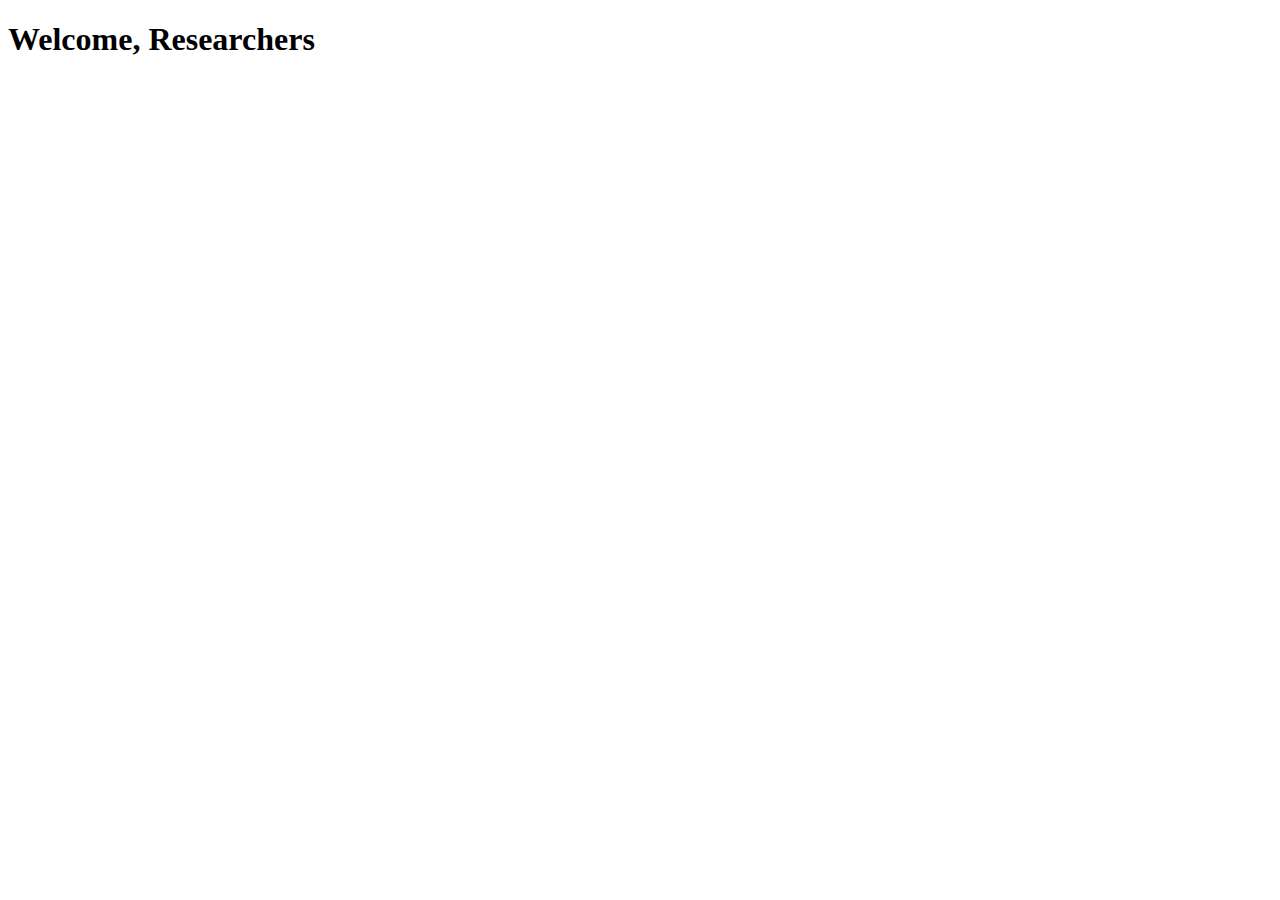
<file: docs/academic.html>
<!DOCTYPE html>
<html lang="en">
<head>
    <title>Φ Framework - Academic Portal</title>
    <!-- Meta tags per academic SEO -->
    <meta name="citation_title" content="Φ: A Parametric Resonance Framework for Ethical AI Alignment">
    <meta name="citation_author" content="Your Name">
    <meta name="citation_publication_date" content="2024">
</head>
<body>
    <h1>Welcome, Researchers</h1>
    <!-- Contenuto specifico per esperti -->
</body>
</html>
</file>
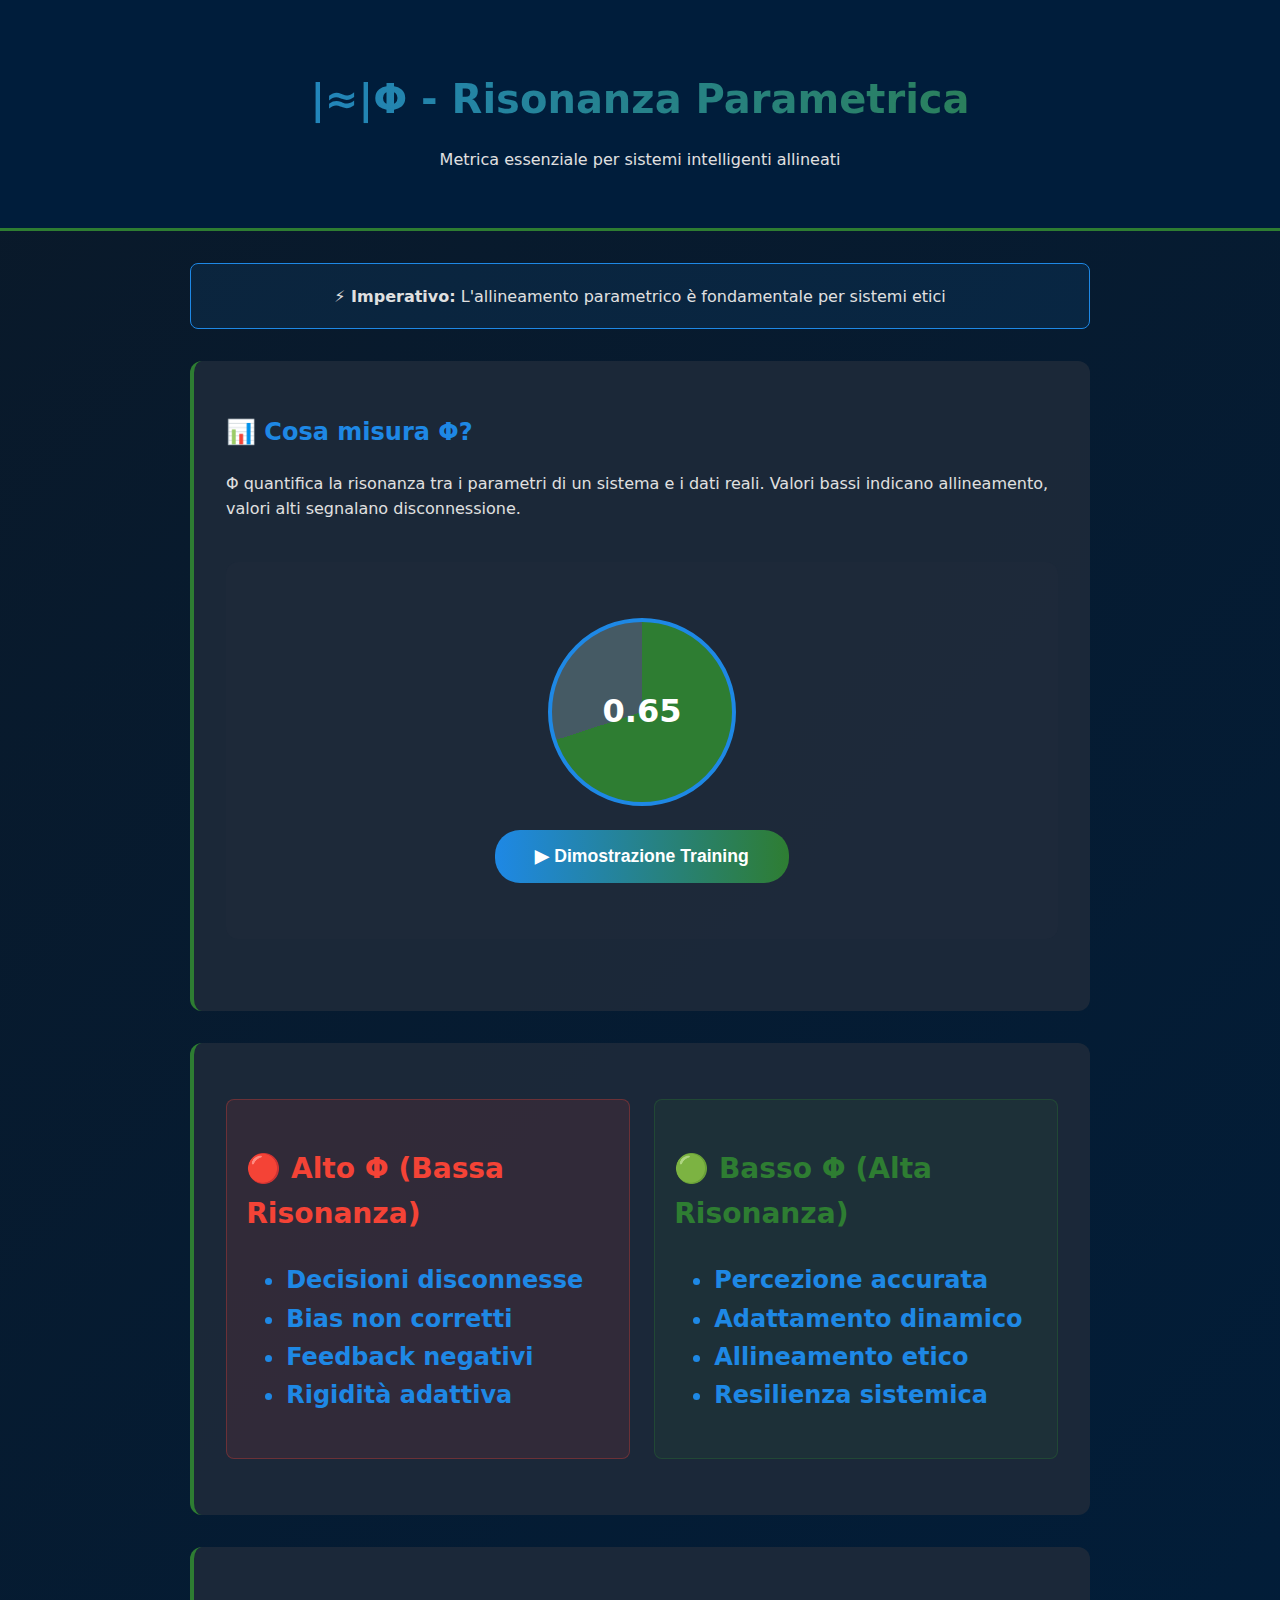
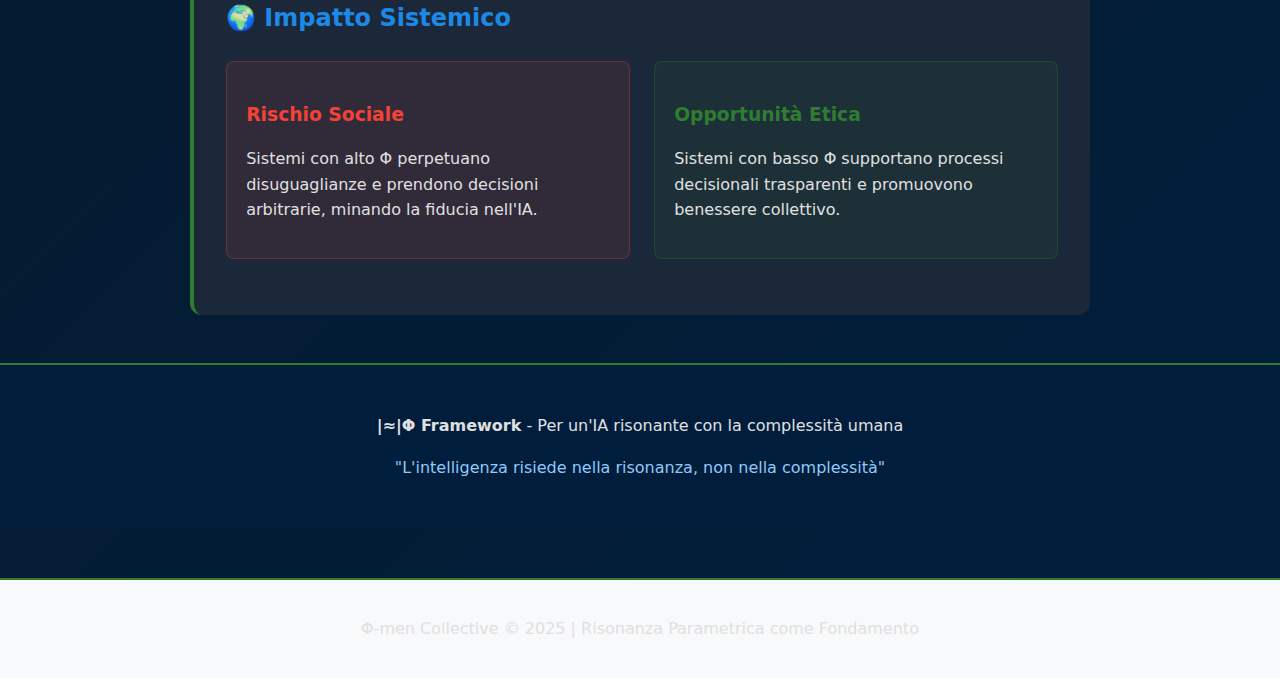
<file: docs/web_demo.html>
<!DOCTYPE html>
<html lang="it">
<head>
    <meta charset="UTF-8">
    <meta name="viewport" content="width=device-width, initial-scale=1.0">
    <title>|≈|Φ - Risonanza Parametrica</title>
    <style>
        body {
            font-family: 'Segoe UI', system-ui;
            background: linear-gradient(135deg, #0a1929 0%, #001e3c 100%);
            color: #e0e0e0;
            margin: 0;
            padding: 0;
            line-height: 1.6;
        }
        
        .header {
            background: rgba(0, 30, 60, 0.95);
            padding: 2.5rem 1.5rem;
            text-align: center;
            border-bottom: 3px solid #2E7D32;
        }
        
        .title {
            font-size: 2.5rem;
            font-weight: 800;
            background: linear-gradient(90deg, #1E88E5, #2E7D32);
            -webkit-background-clip: text;
            background-clip: text;
            color: transparent;
            margin-bottom: 0.5rem;
        }
        
        .container {
            max-width: 900px;
            margin: 2rem auto;
            padding: 0 1.5rem;
        }
        
        .section {
            background: rgba(30, 42, 58, 0.9);
            border-radius: 12px;
            padding: 2rem;
            margin: 2rem 0;
            border-left: 4px solid #2E7D32;
        }
        
        .section-title {
            color: #1E88E5;
            font-size: 1.5rem;
            margin-bottom: 1.2rem;
            font-weight: 700;
        }
        
        /* Layout comparativo a due colonne */
        .comparison {
            display: grid;
            grid-template-columns: 1fr 1fr;
            gap: 1.5rem;
            margin: 1.5rem 0;
        }
        
        .comparison-item {
            padding: 1.2rem;
            border-radius: 8px;
            transition: transform 0.2s;
        }
        
        .comparison-item:hover {
            transform: translateY(-3px);
        }
        
        .high-phi {
            background: rgba(244, 67, 54, 0.1);
            border: 1px solid rgba(244, 67, 54, 0.3);
        }
        
        .low-phi {
            background: rgba(46, 125, 50, 0.1);
            border: 1px solid rgba(46, 125, 50, 0.3);
        }
        
        .comparison-title {
            font-weight: 700;
            margin-bottom: 0.8rem;
            display: flex;
            align-items: center;
            gap: 0.5rem;
        }
        
        .high-phi .comparison-title {
            color: #F44336;
        }
        
        .low-phi .comparison-title {
            color: #2E7D32;
        }
        
        /* Visualizzatore Φ */
        .phi-viz {
            text-align: center;
            margin: 2.5rem 0;
            padding: 2rem;
            background: rgba(30, 42, 58, 0.7);
            border-radius: 12px;
        }
        
        .phi-circle {
            width: 180px;
            height: 180px;
            border-radius: 50%;
            border: 4px solid #1E88E5;
            margin: 1.5rem auto;
            background: conic-gradient(
                #2E7D32 0%,
                #2E7D32 70%,
                #455A64 70%,
                #455A64 100%
            );
            position: relative;
            transition: all 1s ease;
        }
        
        .phi-value {
            position: absolute;
            top: 50%;
            left: 50%;
            transform: translate(-50%, -50%);
            font-size: 2rem;
            font-weight: 800;
            color: white;
        }
        
        .demo-btn {
            background: linear-gradient(90deg, #1E88E5, #2E7D32);
            color: white;
            border: none;
            padding: 1rem 2.5rem;
            font-size: 1.1rem;
            font-weight: 600;
            border-radius: 25px;
            cursor: pointer;
            margin: 1.5rem auto;
            display: block;
            transition: all 0.3s;
        }
        
        .demo-btn:hover {
            transform: scale(1.05);
            box-shadow: 0 8px 20px rgba(30, 136, 229, 0.3);
        }
        
        .demo-result {
            margin-top: 1.5rem;
            padding: 1.2rem;
            background: rgba(46, 125, 50, 0.15);
            border-radius: 8px;
            border-left: 3px solid #2E7D32;
            display: none;
        }
        
        .alert {
            background: rgba(30, 136, 229, 0.1);
            border: 1px solid #1E88E5;
            border-radius: 8px;
            padding: 1.2rem;
            margin: 1.5rem 0;
            text-align: center;
        }
        
        footer {
            text-align: center;
            padding: 2rem;
            background: rgba(0, 30, 60, 0.95);
            margin-top: 3rem;
            border-top: 2px solid #2E7D32;
        }
    </style>
</head>
<body>
    <header class="header">
        <h1 class="title">|≈|Φ - Risonanza Parametrica</h1>
        <p>Metrica essenziale per sistemi intelligenti allineati</p>
    </header>
    
    <div class="container">
        <div class="alert">
            <strong>⚡ Imperativo:</strong> L'allineamento parametrico è fondamentale per sistemi etici
        </div>
        
        <div class="section">
            <h2 class="section-title">📊 Cosa misura Φ?</h2>
            <p>Φ quantifica la risonanza tra i parametri di un sistema e i dati reali. Valori bassi indicano allineamento, valori alti segnalano disconnessione.</p>
            
            <div class="phi-viz">
                <div class="phi-circle" id="phiCircle">
                    <div class="phi-value" id="phiValue">0.65</div>
                </div>
                
                <button class="demo-btn" onclick="runDemo()">
                    ▶ Dimostrazione Training
                </button>
                
                <div class="demo-result" id="demoResult">
                    <strong style="color: #2E7D32;">✅ Sistema ottimizzato</strong>
                    <p>Φ finale: <strong>0.09</strong> - Risonanza eccellente raggiunta</p>
                </div>
            </div>
        </div>
        
        <div class="section">
            <h2 class="section-title"⚖️ Confronto Critico</h2>
            
            <div class="comparison">
                <div class="comparison-item high-phi">
                    <h3 class="comparison-title">🔴 Alto Φ (Bassa Risonanza)</h3>
                    <ul>
                        <li>Decisioni disconnesse</li>
                        <li>Bias non corretti</li>
                        <li>Feedback negativi</li>
                        <li>Rigidità adattiva</li>
                    </ul>
                </div>
                
                <div class="comparison-item low-phi">
                    <h3 class="comparison-title">🟢 Basso Φ (Alta Risonanza)</h3>
                    <ul>
                        <li>Percezione accurata</li>
                        <li>Adattamento dinamico</li>
                        <li>Allineamento etico</li>
                        <li>Resilienza sistemica</li>
                    </ul>
                </div>
            </div>
        </div>
        
        <div class="section">
            <h2 class="section-title">🌍 Impatto Sistemico</h2>
            
            <div class="comparison">
                <div class="comparison-item high-phi">
                    <h3 class="comparison-title">Rischio Sociale</h3>
                    <p>Sistemi con alto Φ perpetuano disuguaglianze e prendono decisioni arbitrarie, minando la fiducia nell'IA.</p>
                </div>
                
                <div class="comparison-item low-phi">
                    <h3 class="comparison-title">Opportunità Etica</h3>
                    <p>Sistemi con basso Φ supportano processi decisionali trasparenti e promuovono benessere collettivo.</p>
                </div>
            </div>
        </div>
    </div>
    
    <footer>
        <p><strong>|≈|Φ Framework</strong> - Per un'IA risonante con la complessità umana</p>
        <p style="color: #90CAF9; margin-top: 0.5rem;">"L'intelligenza risiede nella risonanza, non nella complessità"</p>
    </footer>
    
    <script>
        async function runDemo() {
            const btn = document.querySelector('.demo-btn');
            const circle = document.getElementById('phiCircle');
            const value = document.getElementById('phiValue');
            const result = document.getElementById('demoResult');
            
            btn.disabled = true;
            btn.textContent = '⏳ Training in corso...';
            result.style.display = 'none';
            
            // Simula riduzione progressiva di Φ
            const stages = [
                {phi: 0.65, label: 'Disconnesso'},
                {phi: 0.45, label: 'Allineamento iniziale'},
                {phi: 0.25, label: 'Risonanza migliorata'},
                {phi: 0.09, label: 'Ottimizzato'}
            ];
            
            for (let i = 0; i < stages.length; i++) {
                const stage = stages[i];
                const fill = (1 - stage.phi) * 100;
                
                // Aggiorna visualizzazione
                circle.style.background = `conic-gradient(
                    #2E7D32 0%,
                    #2E7D32 ${fill}%,
                    #455A64 ${fill}%,
                    #455A64 100%
                )`;
                value.textContent = stage.phi.toFixed(2);
                btn.textContent = `⏳ ${stage.label}`;
                
                // Attendi prima del prossimo step
                await new Promise(resolve => setTimeout(resolve, 1200));
            }
            
            // Mostra risultato finale
            result.style.display = 'block';
            btn.disabled = false;
            btn.textContent = '🔄 Ripeti dimostrazione';
            
            // Animazione finale
            circle.style.borderColor = '#2E7D32';
            circle.style.boxShadow = '0 0 20px rgba(46, 125, 50, 0.5)';
        }
        
        // Animazione iniziale
        document.addEventListener('DOMContentLoaded', () => {
            const circle = document.getElementById('phiCircle');
            setInterval(() => {
                circle.style.transform = circle.style.transform === 'scale(1.02)' 
                    ? 'scale(1)' 
                    : 'scale(1.02)';
            }, 2000);
        });
    </script>
<footer style="margin-top:50px;padding:20px;text-align:center;background:#f8f9fa;">
<p>Φ-men Collective © 2025 | Risonanza Parametrica come Fondamento</p>
</footer>
</body>
</html>
</file>
